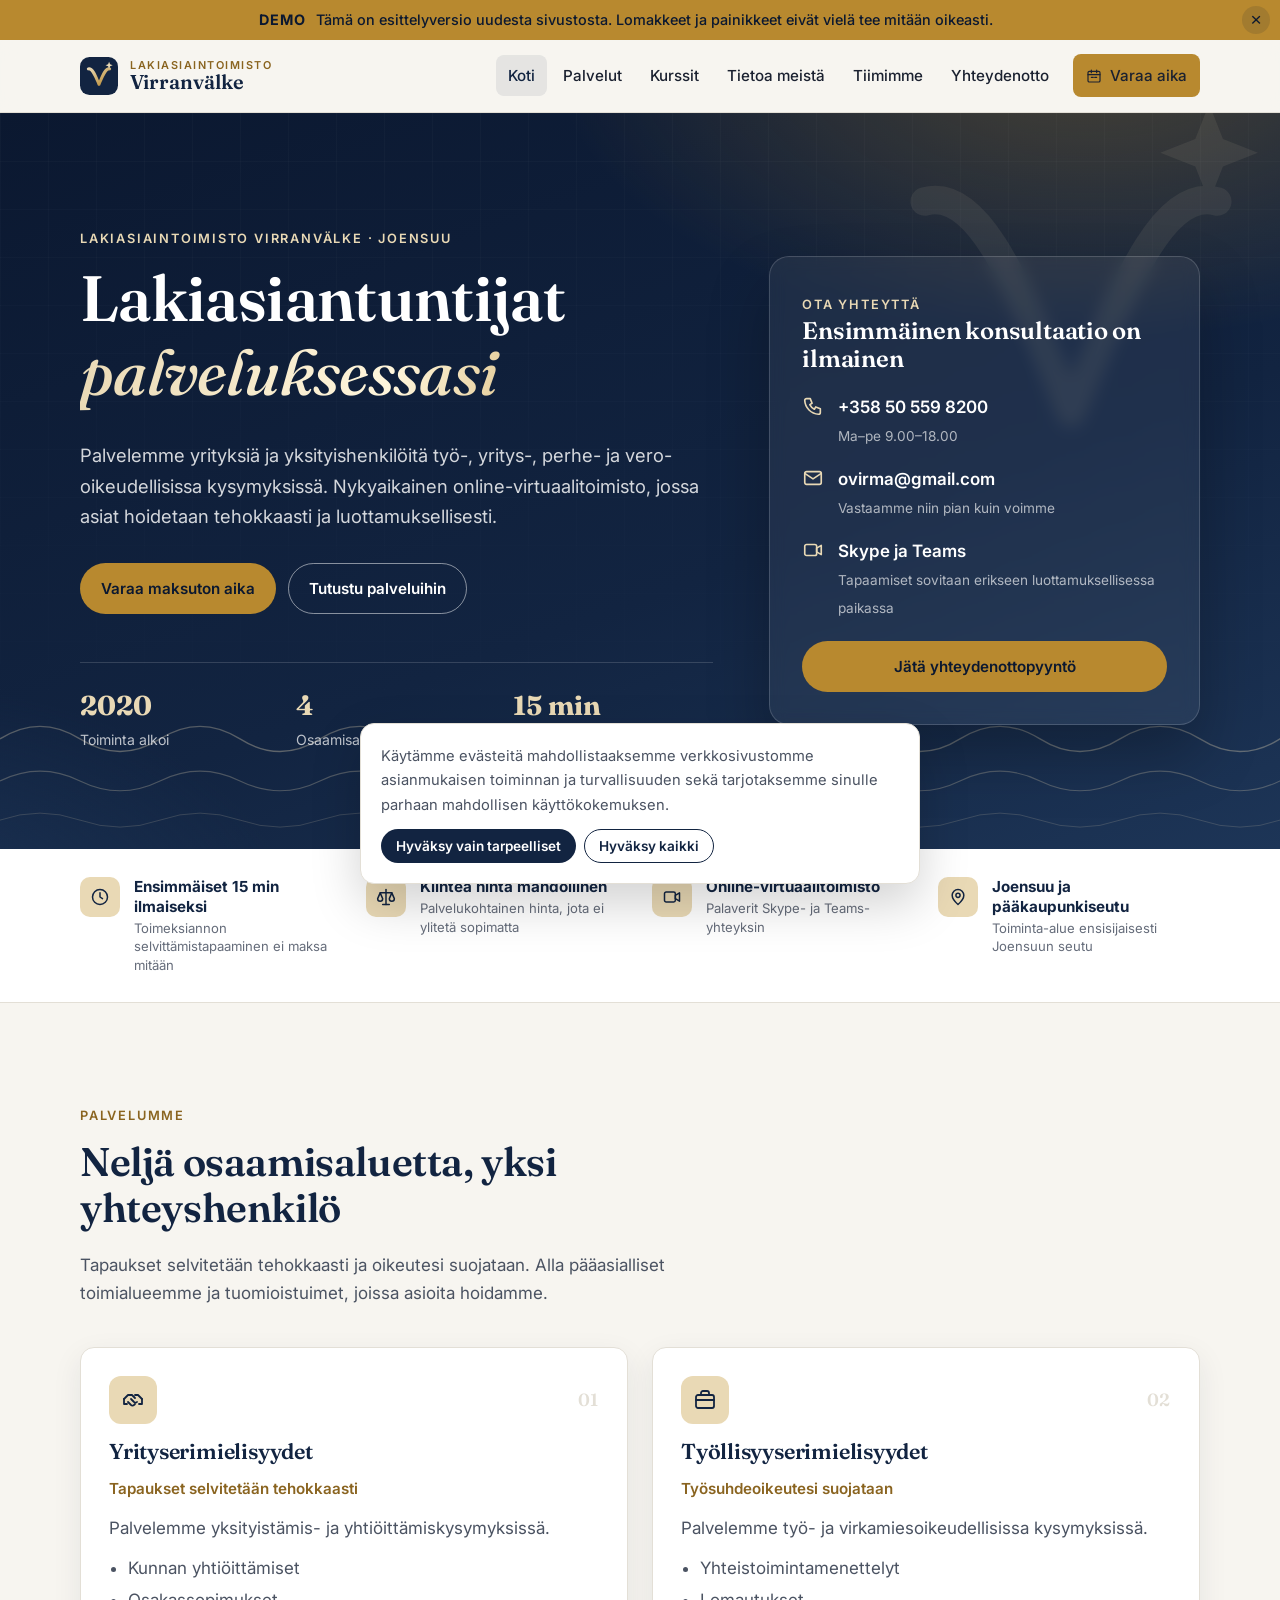
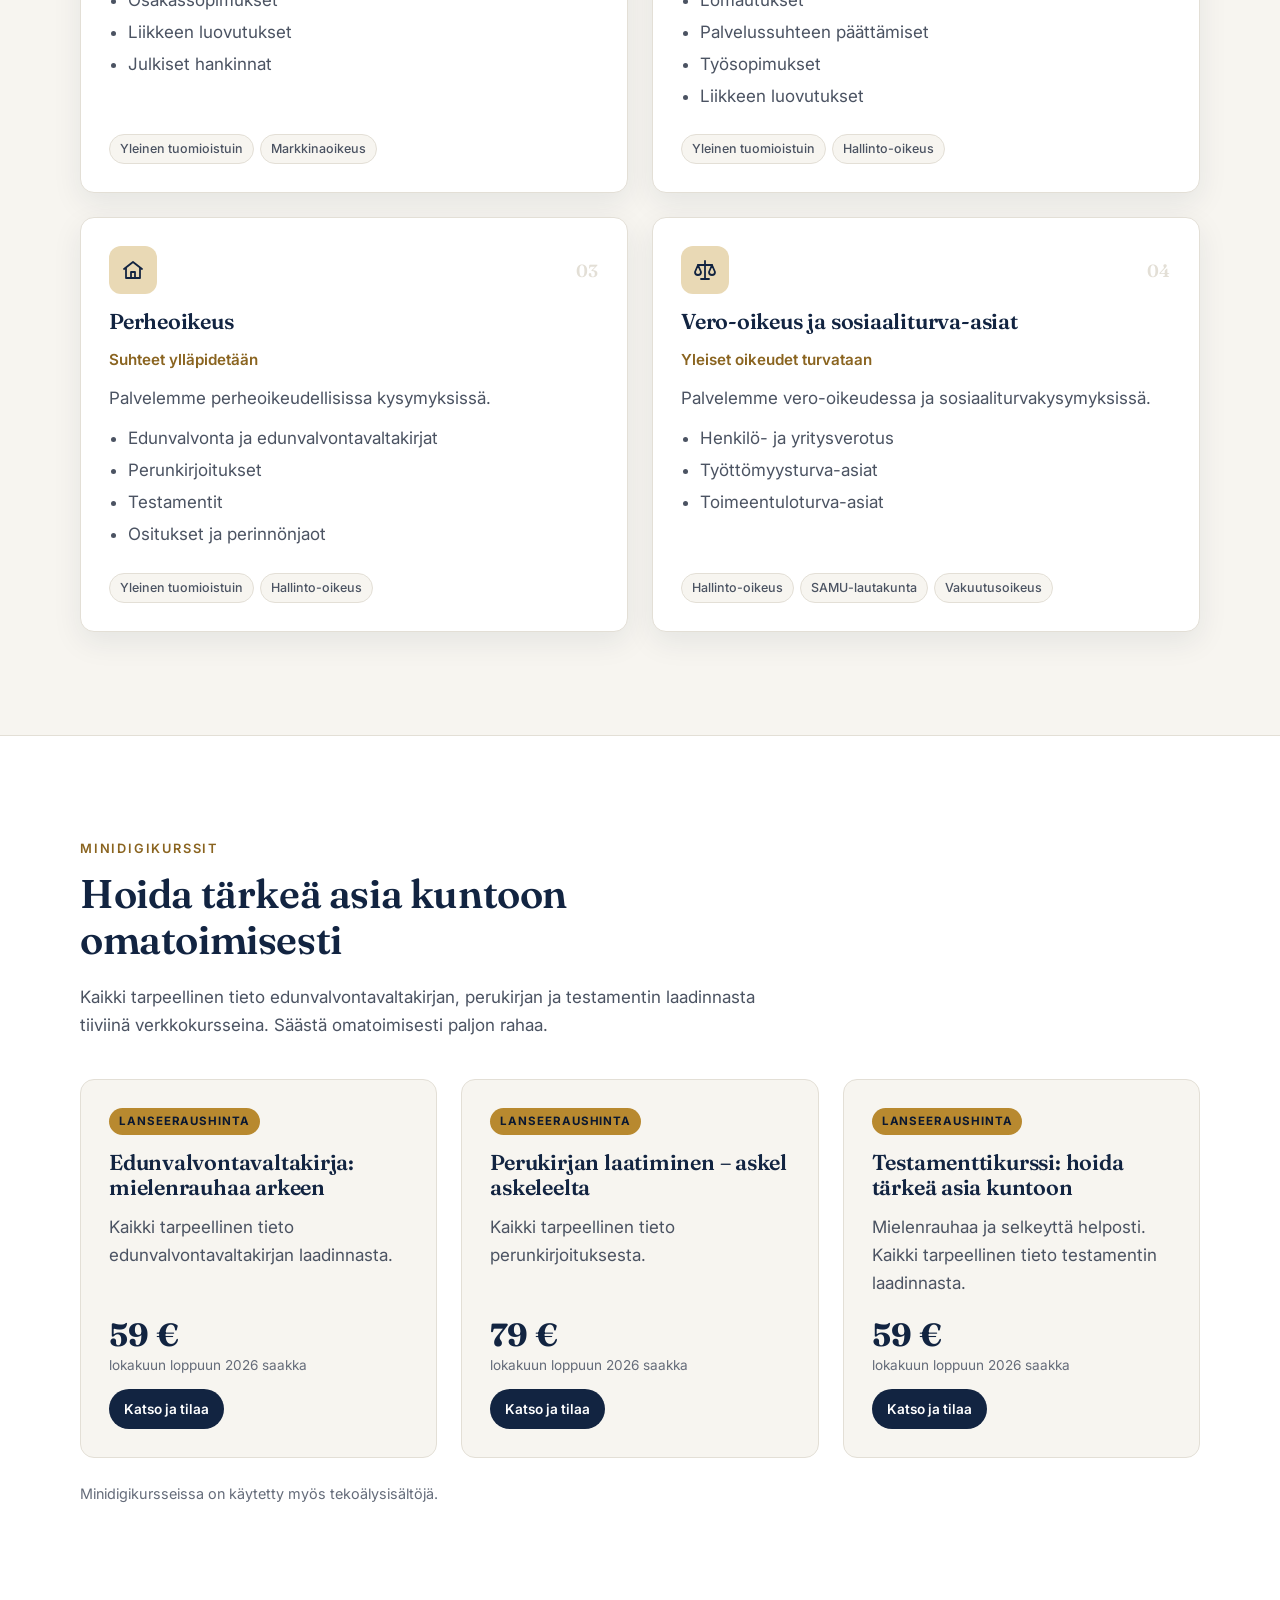
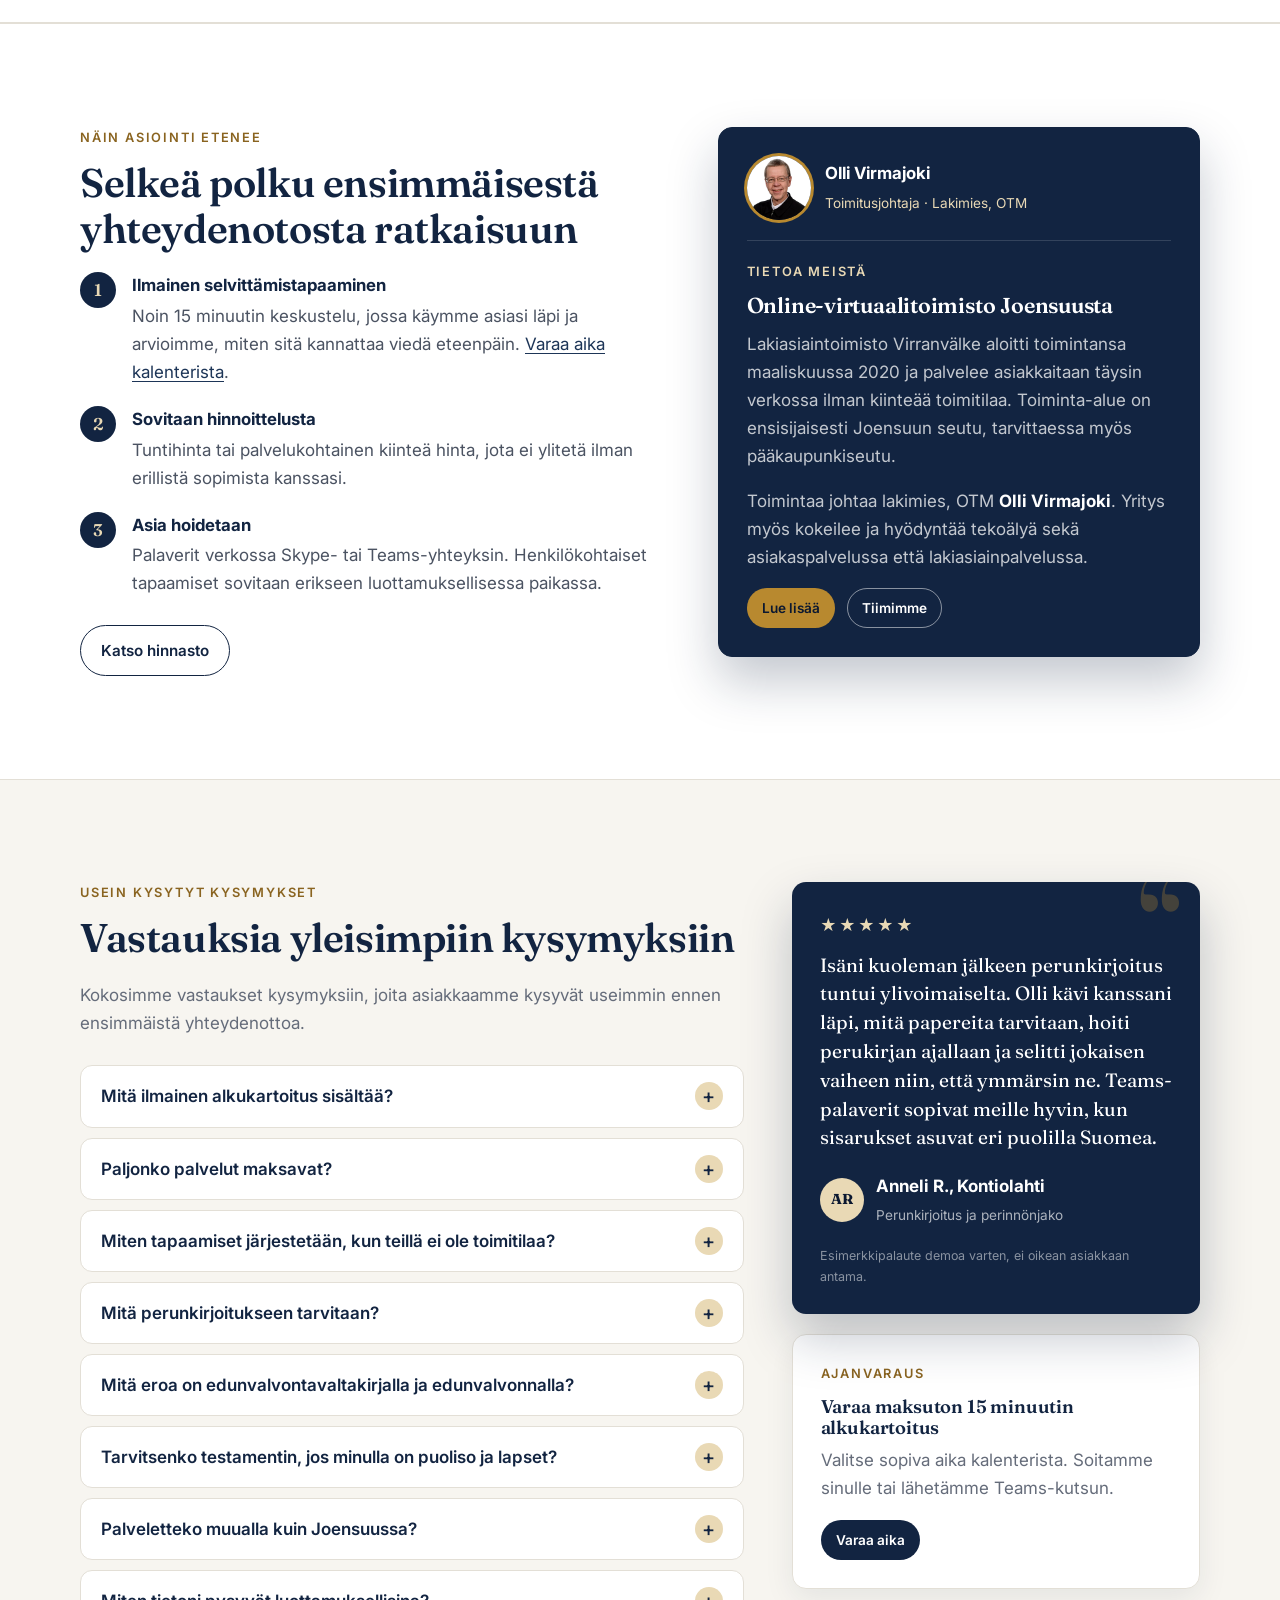
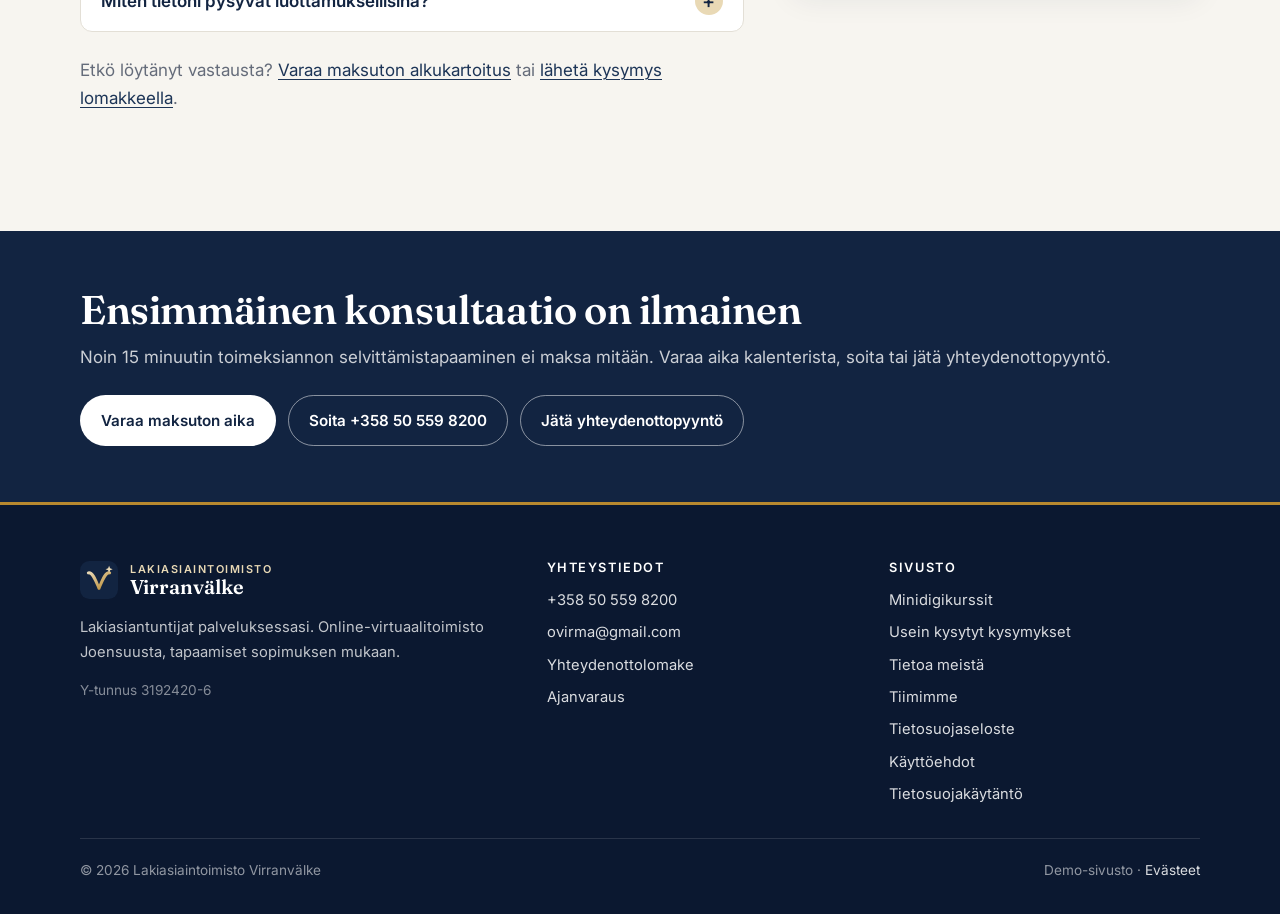
<file: index.html>
<!DOCTYPE html>
<html lang="fi">
<head>
<meta charset="utf-8">
<meta name="viewport" content="width=device-width, initial-scale=1">
<title>Lakiasiaintoimisto – Lakiasiaintoimisto Virranvälke (demo)</title>
<meta name="description" content="Lakiasiantuntijat palveluksessasi: yritys-, työ-, perhe- ja vero-oikeus sekä sosiaaliturva-asiat. Joensuu ja pääkaupunkiseutu.">
<meta name="robots" content="noindex">
<meta property="og:title" content="Lakiasiaintoimisto – Lakiasiaintoimisto Virranvälke">
<meta property="og:description" content="Lakiasiantuntijat palveluksessasi: yritys-, työ-, perhe- ja vero-oikeus sekä sosiaaliturva-asiat. Joensuu ja pääkaupunkiseutu.">
<meta property="og:type" content="website">
<meta property="og:locale" content="fi_FI">
<meta name="theme-color" content="#122441">
<link rel="preconnect" href="https://fonts.googleapis.com">
<link rel="preconnect" href="https://fonts.gstatic.com" crossorigin>
<link href="https://fonts.googleapis.com/css2?family=Fraunces:opsz,wght@9..144,500;9..144,600&family=Inter:wght@400;500;600;700&display=swap" rel="stylesheet">
<link rel="stylesheet" href="assets/style.css?v=13">
<link rel="icon" href="data:image/svg+xml,%3Csvg xmlns='http://www.w3.org/2000/svg' viewBox='0 0 64 64'%3E%3Crect width='64' height='64' rx='16' fill='%23122441'/%3E%3Cpath d='M14 20 C 21 18, 26 32, 32 46 C 38 32, 43 18, 50 20' fill='none' stroke='%23d6b86a' stroke-width='6' stroke-linecap='round' stroke-linejoin='round'/%3E%3Cpath d='M49 8 l1.7 4.3 4.3 1.7 -4.3 1.7 -1.7 4.3 -1.7 -4.3 -4.3 -1.7 4.3 -1.7z' fill='%23e9d9b5'/%3E%3C/svg%3E">
</head>
<body>
<a class="skip-link" href="#main">Siirry sisältöön</a>
<div class="demo-banner" id="demo-banner"><span><strong>Demo</strong> Tämä on esittelyversio uudesta sivustosta. Lomakkeet ja painikkeet eivät vielä tee mitään oikeasti.</span><button class="demo-close" type="button" aria-label="Sulje demo-ilmoitus" data-demo-close>&times;</button></div>
<header class="site-header">
  <div class="container">
    <a class="brand" href="index.html"><svg class="brand-mark" width="38" height="38" viewBox="0 0 64 64" aria-hidden="true"><defs><linearGradient id="vv-h" x1="0" y1="0" x2="1" y2="1"><stop offset="0" stop-color="#e9d9b5"/><stop offset="1" stop-color="#b8892f"/></linearGradient></defs><rect width="64" height="64" rx="16" fill="#122441"/><path d="M14 20 C 21 18, 26 32, 32 46 C 38 32, 43 18, 50 20" fill="none" stroke="url(#vv-h)" stroke-width="5" stroke-linecap="round" stroke-linejoin="round"/><path d="M49 8 l1.7 4.3 4.3 1.7 -4.3 1.7 -1.7 4.3 -1.7 -4.3 -4.3 -1.7 4.3 -1.7z" fill="#e9d9b5"/></svg><span class="brand-text"><small>Lakiasiaintoimisto</small><span>Virranvälke</span></span></a>
    <button class="nav-toggle" aria-label="Valikko" aria-expanded="false" aria-controls="nav">
      <svg width="22" height="22" viewBox="0 0 24 24" fill="none" stroke="currentColor" stroke-width="2" stroke-linecap="round"><path d="M4 7h16M4 12h16M4 17h16"/></svg>
    </button>
    <nav class="nav" id="nav"><a href="index.html" aria-current="page">Koti</a><a href="index.html#palvelut">Palvelut</a><a href="index.html#kurssit">Kurssit</a><a href="tietoa-meista.html">Tietoa meistä</a><a href="tiimimme.html">Tiimimme</a><a href="yhteydenotto.html">Yhteydenotto</a><a class="btn btn-gold btn-sm" href="ajanvaraus.html"><svg width="24" height="24" viewBox="0 0 24 24" fill="none" stroke="currentColor" stroke-width="1.8" stroke-linecap="round" stroke-linejoin="round"><rect x="3" y="5" width="18" height="16" rx="2"/><path d="M3 10h18"/><path d="M8 3v4"/><path d="M16 3v4"/><path d="M8 14h3"/><path d="M13 14h3"/></svg> Varaa aika</a></nav>
  </div>
</header>
<main id="main">

<section class="hero" id="hero">
<div class="hero-bg" aria-hidden="true">
  <svg class="waves" viewBox="0 0 1600 200" preserveAspectRatio="none">
    <path class="wave" d="M0 120 Q50 102 100 120 T200 120 T300 120 T400 120 T500 120 T600 120 T700 120 T800 120 T900 120 T1000 120 T1100 120 T1200 120 T1300 120 T1400 120 T1500 120 T1600 120 T1700 120 T1800 120"/>
    <path class="wave" d="M0 150 Q50 136 100 150 T200 150 T300 150 T400 150 T500 150 T600 150 T700 150 T800 150 T900 150 T1000 150 T1100 150 T1200 150 T1300 150 T1400 150 T1500 150 T1600 150 T1700 150 T1800 150"/>
    <path class="wave" d="M0 178 Q50 168 100 178 T200 178 T300 178 T400 178 T500 178 T600 178 T700 178 T800 178 T900 178 T1000 178 T1100 178 T1200 178 T1300 178 T1400 178 T1500 178 T1600 178 T1700 178 T1800 178"/>
  </svg>
  <span class="spark" style="--x:8%;--y:22%;--d:4.2s;--dl:0.0s;--s:1.0"></span>
  <span class="spark" style="--x:19%;--y:68%;--d:5.1s;--dl:1.3s;--s:0.7"></span>
  <span class="spark" style="--x:31%;--y:14%;--d:3.8s;--dl:2.1s;--s:0.8"></span>
  <span class="spark" style="--x:44%;--y:80%;--d:4.6s;--dl:0.6s;--s:1.1"></span>
  <span class="spark" style="--x:57%;--y:30%;--d:5.4s;--dl:1.8s;--s:0.6"></span>
  <span class="spark" style="--x:66%;--y:62%;--d:4.0s;--dl:2.6s;--s:0.9"></span>
  <span class="spark" style="--x:78%;--y:18%;--d:4.8s;--dl:0.9s;--s:1.2"></span>
  <span class="spark" style="--x:87%;--y:74%;--d:3.6s;--dl:1.5s;--s:0.7"></span>
  <span class="spark" style="--x:93%;--y:42%;--d:5.0s;--dl:2.9s;--s:0.9"></span>
  <span class="spark" style="--x:26%;--y:46%;--d:4.4s;--dl:3.4s;--s:0.6"></span>
  <span class="spark" style="--x:72%;--y:88%;--d:4.1s;--dl:2.3s;--s:0.8"></span>
  <span class="spark" style="--x:50%;--y:54%;--d:3.9s;--dl:0.3s;--s:0.5"></span>
</div>
  <div class="container hero-grid">
    <div class="hero-copy">
      <div class="eyebrow">Lakiasiaintoimisto Virranvälke · Joensuu</div>
      <h1>Lakiasiantuntijat <em>palveluksessasi</em></h1>
      <p class="lead">Palvelemme yrityksiä ja yksityishenkilöitä työ-, yritys-, perhe- ja vero-oikeudellisissa kysymyksissä. Nykyaikainen online-virtuaalitoimisto, jossa asiat hoidetaan tehokkaasti ja luottamuksellisesti.</p>
      <div class="hero-actions">
        <a class="btn btn-gold" href="ajanvaraus.html">Varaa maksuton aika</a>
        <a class="btn btn-outline-light" href="#palvelut">Tutustu palveluihin</a>
      </div>
      <div class="hero-facts">
        <div class="fact"><strong data-count="2020" data-from="1980">2020</strong><span>Toiminta alkoi</span></div>
        <div class="fact"><strong data-count="4">4</strong><span>Osaamisaluetta</span></div>
        <div class="fact"><strong data-count="15" data-suffix=" min">15 min</strong><span>Ilmainen aloitustapaaminen</span></div>
      </div>
    </div>
    <aside class="hero-card">
      <div class="hero-card-head">
        <span class="eyebrow">Ota yhteyttä</span>
        <h3>Ensimmäinen konsultaatio on ilmainen</h3>
      </div>
      <ul class="hero-card-list">
        <li><svg width="24" height="24" viewBox="0 0 24 24" fill="none" stroke="currentColor" stroke-width="1.8" stroke-linecap="round" stroke-linejoin="round"><path d="M5 4h4l2 5-2.5 1.5a11 11 0 0 0 5 5L15 13l5 2v4a2 2 0 0 1-2 2A16 16 0 0 1 3 6a2 2 0 0 1 2-2"/></svg><div><strong><a href="tel:+358505598200">+358 50 559 8200</a></strong><span>Ma–pe 9.00–18.00</span></div></li>
        <li><svg width="24" height="24" viewBox="0 0 24 24" fill="none" stroke="currentColor" stroke-width="1.8" stroke-linecap="round" stroke-linejoin="round"><rect x="3" y="5" width="18" height="14" rx="2"/><path d="M3 7l9 6 9-6"/></svg><div><strong><a href="mailto:ovirma@gmail.com">ovirma@gmail.com</a></strong><span>Vastaamme niin pian kuin voimme</span></div></li>
        <li><svg width="24" height="24" viewBox="0 0 24 24" fill="none" stroke="currentColor" stroke-width="1.8" stroke-linecap="round" stroke-linejoin="round"><rect x="3" y="6" width="13" height="12" rx="2"/><path d="M16 10l5-3v10l-5-3z"/></svg><div><strong>Skype ja Teams</strong><span>Tapaamiset sovitaan erikseen luottamuksellisessa paikassa</span></div></li>
      </ul>
      <a class="btn btn-primary" href="yhteydenotto.html">Jätä yhteydenottopyyntö</a>
    </aside>
  </div>
</section>
<section class="trust" aria-label="Lyhyesti">
  <div class="container trust-grid">
    <div class="trust-item"><span class="trust-icon"><svg width="24" height="24" viewBox="0 0 24 24" fill="none" stroke="currentColor" stroke-width="1.8" stroke-linecap="round" stroke-linejoin="round"><circle cx="12" cy="12" r="9"/><path d="M12 7v5l3 2"/></svg></span><div><strong>Ensimmäiset 15 min ilmaiseksi</strong><span>Toimeksiannon selvittämistapaaminen ei maksa mitään</span></div></div>
    <div class="trust-item"><span class="trust-icon"><svg width="24" height="24" viewBox="0 0 24 24" fill="none" stroke="currentColor" stroke-width="1.8" stroke-linecap="round" stroke-linejoin="round"><path d="M12 3v18"/><path d="M5 7h14"/><path d="M8 21h8"/><path d="M5 7l-3 7a3 3 0 0 0 6 0z"/><path d="M19 7l-3 7a3 3 0 0 0 6 0z"/></svg></span><div><strong>Kiinteä hinta mahdollinen</strong><span>Palvelukohtainen hinta, jota ei ylitetä sopimatta</span></div></div>
    <div class="trust-item"><span class="trust-icon"><svg width="24" height="24" viewBox="0 0 24 24" fill="none" stroke="currentColor" stroke-width="1.8" stroke-linecap="round" stroke-linejoin="round"><rect x="3" y="6" width="13" height="12" rx="2"/><path d="M16 10l5-3v10l-5-3z"/></svg></span><div><strong>Online-virtuaalitoimisto</strong><span>Palaverit Skype- ja Teams-yhteyksin</span></div></div>
    <div class="trust-item"><span class="trust-icon"><svg width="24" height="24" viewBox="0 0 24 24" fill="none" stroke="currentColor" stroke-width="1.8" stroke-linecap="round" stroke-linejoin="round"><path d="M12 21s7-6 7-11a7 7 0 0 0-14 0c0 5 7 11 7 11z"/><circle cx="12" cy="10" r="2.5"/></svg></span><div><strong>Joensuu ja pääkaupunkiseutu</strong><span>Toiminta-alue ensisijaisesti Joensuun seutu</span></div></div>
  </div>
</section>

<section class="section" id="palvelut">
  <div class="container">
    <div class="section-head">
      <div class="eyebrow">Palvelumme</div>
      <h2>Neljä osaamisaluetta, yksi yhteyshenkilö</h2>
      <p>Tapaukset selvitetään tehokkaasti ja oikeutesi suojataan. Alla pääasialliset toimialueemme ja tuomioistuimet, joissa asioita hoidamme.</p>
    </div>
    <div class="grid grid-2">
<article class="card service reveal">
  <div class="card-top"><div class="icon"><svg width="24" height="24" viewBox="0 0 24 24" fill="none" stroke="currentColor" stroke-width="1.8" stroke-linecap="round" stroke-linejoin="round"><path d="M3 11l4-4h4l3 3"/><path d="M21 11l-4-4h-3"/><path d="M7 14l3 3a2 2 0 0 0 3 0l1-1"/><path d="M10 11l3 3a2 2 0 0 0 3 0"/><path d="M3 11v5h3"/><path d="M21 11v5h-3"/></svg></div><span class="card-num">01</span></div>
  <h3>Yrityserimielisyydet</h3>
  <p class="tagline">Tapaukset selvitetään tehokkaasti</p>
  <p>Palvelemme yksityistämis- ja yhtiöittämiskysymyksissä.</p>
  <ul><li>Kunnan yhtiöittämiset</li><li>Osakassopimukset</li><li>Liikkeen luovutukset</li><li>Julkiset hankinnat</li></ul>
  <div class="tags"><span class="tag">Yleinen tuomioistuin</span><span class="tag">Markkinaoikeus</span></div>
</article><article class="card service reveal">
  <div class="card-top"><div class="icon"><svg width="24" height="24" viewBox="0 0 24 24" fill="none" stroke="currentColor" stroke-width="1.8" stroke-linecap="round" stroke-linejoin="round"><rect x="3" y="7" width="18" height="13" rx="2"/><path d="M8 7V5a2 2 0 0 1 2-2h4a2 2 0 0 1 2 2v2"/><path d="M3 12h18"/></svg></div><span class="card-num">02</span></div>
  <h3>Työllisyyserimielisyydet</h3>
  <p class="tagline">Työsuhdeoikeutesi suojataan</p>
  <p>Palvelemme työ- ja virkamiesoikeudellisissa kysymyksissä.</p>
  <ul><li>Yhteistoimintamenettelyt</li><li>Lomautukset</li><li>Palvelussuhteen päättämiset</li><li>Työsopimukset</li><li>Liikkeen luovutukset</li></ul>
  <div class="tags"><span class="tag">Yleinen tuomioistuin</span><span class="tag">Hallinto-oikeus</span></div>
</article><article class="card service reveal">
  <div class="card-top"><div class="icon"><svg width="24" height="24" viewBox="0 0 24 24" fill="none" stroke="currentColor" stroke-width="1.8" stroke-linecap="round" stroke-linejoin="round"><path d="M3 11l9-7 9 7"/><path d="M5 10v10h14V10"/><path d="M10 20v-6h4v6"/></svg></div><span class="card-num">03</span></div>
  <h3>Perheoikeus</h3>
  <p class="tagline">Suhteet ylläpidetään</p>
  <p>Palvelemme perheoikeudellisissa kysymyksissä.</p>
  <ul><li>Edunvalvonta ja edunvalvontavaltakirjat</li><li>Perunkirjoitukset</li><li>Testamentit</li><li>Ositukset ja perinnönjaot</li></ul>
  <div class="tags"><span class="tag">Yleinen tuomioistuin</span><span class="tag">Hallinto-oikeus</span></div>
</article><article class="card service reveal">
  <div class="card-top"><div class="icon"><svg width="24" height="24" viewBox="0 0 24 24" fill="none" stroke="currentColor" stroke-width="1.8" stroke-linecap="round" stroke-linejoin="round"><path d="M12 3v18"/><path d="M5 7h14"/><path d="M8 21h8"/><path d="M5 7l-3 7a3 3 0 0 0 6 0z"/><path d="M19 7l-3 7a3 3 0 0 0 6 0z"/></svg></div><span class="card-num">04</span></div>
  <h3>Vero-oikeus ja sosiaaliturva-asiat</h3>
  <p class="tagline">Yleiset oikeudet turvataan</p>
  <p>Palvelemme vero-oikeudessa ja sosiaaliturvakysymyksissä.</p>
  <ul><li>Henkilö- ja yritysverotus</li><li>Työttömyysturva-asiat</li><li>Toimeentuloturva-asiat</li></ul>
  <div class="tags"><span class="tag">Hallinto-oikeus</span><span class="tag">SAMU-lautakunta</span><span class="tag">Vakuutusoikeus</span></div>
</article>
    </div>
  </div>
</section>

<section class="section courses" id="kurssit">
  <div class="container">
    <div class="section-head">
      <div class="eyebrow">Minidigikurssit</div>
      <h2>Hoida tärkeä asia kuntoon omatoimisesti</h2>
      <p>Kaikki tarpeellinen tieto edunvalvontavaltakirjan, perukirjan ja testamentin laadinnasta tiiviinä verkkokursseina. Säästä omatoimisesti paljon rahaa.</p>
    </div>
    <div class="grid grid-3">
<article class="card course reveal">
  <span class="badge">Lanseeraushinta</span>
  <h3>Edunvalvontavaltakirja: mielenrauhaa arkeen</h3>
  <p>Kaikki tarpeellinen tieto edunvalvontavaltakirjan laadinnasta.</p>
  <div class="price"><strong>59 €</strong><span>lokakuun loppuun 2026 saakka</span></div>
  <a class="btn btn-primary btn-sm" href="kurssi-edunvalvontavaltakirja.html">Katso ja tilaa</a>
</article><article class="card course reveal">
  <span class="badge">Lanseeraushinta</span>
  <h3>Perukirjan laatiminen – askel askeleelta</h3>
  <p>Kaikki tarpeellinen tieto perunkirjoituksesta.</p>
  <div class="price"><strong>79 €</strong><span>lokakuun loppuun 2026 saakka</span></div>
  <a class="btn btn-primary btn-sm" href="kurssi-perukirja.html">Katso ja tilaa</a>
</article><article class="card course reveal">
  <span class="badge">Lanseeraushinta</span>
  <h3>Testamenttikurssi: hoida tärkeä asia kuntoon</h3>
  <p>Mielenrauhaa ja selkeyttä helposti. Kaikki tarpeellinen tieto testamentin laadinnasta.</p>
  <div class="price"><strong>59 €</strong><span>lokakuun loppuun 2026 saakka</span></div>
  <a class="btn btn-primary btn-sm" href="kurssi-testamentti.html">Katso ja tilaa</a>
</article>
    </div>
    <p class="note">Minidigikursseissa on käytetty myös tekoälysisältöjä.</p>
  </div>
</section>

<section class="section process">
  <div class="container split">
    <div class="prose reveal">
      <div class="eyebrow">Näin asiointi etenee</div>
      <h2>Selkeä polku ensimmäisestä yhteydenotosta ratkaisuun</h2>
      <ol class="steps">
        <li><span class="step-num">1</span><div><strong>Ilmainen selvittämistapaaminen</strong><p>Noin 15 minuutin keskustelu, jossa käymme asiasi läpi ja arvioimme, miten sitä kannattaa viedä eteenpäin. <a href="ajanvaraus.html">Varaa aika kalenterista</a>.</p></div></li>
        <li><span class="step-num">2</span><div><strong>Sovitaan hinnoittelusta</strong><p>Tuntihinta tai palvelukohtainen kiinteä hinta, jota ei ylitetä ilman erillistä sopimista kanssasi.</p></div></li>
        <li><span class="step-num">3</span><div><strong>Asia hoidetaan</strong><p>Palaverit verkossa Skype- tai Teams-yhteyksin. Henkilökohtaiset tapaamiset sovitaan erikseen luottamuksellisessa paikassa.</p></div></li>
      </ol>
      <a class="btn btn-outline" href="tietoa-meista.html#hinnasto">Katso hinnasto</a>
    </div>
    <aside class="aside aside-dark reveal">
      <div class="aside-person">
        <img class="photo" src="assets/img/olli-virmajoki-400.jpg" alt="Olli Virmajoki" width="400" height="400" loading="lazy">
        <div><strong>Olli Virmajoki</strong><span>Toimitusjohtaja · Lakimies, OTM</span></div>
      </div>
      <div class="eyebrow">Tietoa meistä</div>
      <h3>Online-virtuaalitoimisto Joensuusta</h3>
      <p class="muted">Lakiasiaintoimisto Virranvälke aloitti toimintansa maaliskuussa 2020 ja palvelee asiakkaitaan täysin verkossa ilman kiinteää toimitilaa. Toiminta-alue on ensisijaisesti Joensuun seutu, tarvittaessa myös pääkaupunkiseutu.</p>
      <p class="muted">Toimintaa johtaa lakimies, OTM <strong>Olli Virmajoki</strong>. Yritys myös kokeilee ja hyödyntää tekoälyä sekä asiakaspalvelussa että lakiasiainpalvelussa.</p>
      <div class="hero-actions"><a class="btn btn-gold btn-sm" href="tietoa-meista.html">Lue lisää</a><a class="btn btn-outline-light btn-sm" href="tiimimme.html">Tiimimme</a></div>
    </aside>
  </div>
</section>

<section class="section faq" id="ukk">
  <div class="container faq-layout">
    <div class="reveal">
      <div class="eyebrow">Usein kysytyt kysymykset</div>
      <h2>Vastauksia yleisimpiin kysymyksiin</h2>
      <p class="muted faq-lead">Kokosimme vastaukset kysymyksiin, joita asiakkaamme kysyvät useimmin ennen ensimmäistä yhteydenottoa.</p>
      <div class="faq-list"><details><summary>Mitä ilmainen alkukartoitus sisältää?</summary><div class="faq-body"><p>Noin 15 minuutin puhelu tai videopalaveri, jossa käymme asiasi pääkohdat läpi. Kerromme, kannattaako asiaa viedä eteenpäin, mitä se vaatisi ja mitä se arviolta maksaisi. Kartoitus ei sido sinua mihinkään.</p><p><a href="ajanvaraus.html">Varaa aika suoraan kalenterista</a>.</p></div></details><details><summary>Paljonko palvelut maksavat?</summary><div class="faq-body"><p>Hinnoittelu perustuu tuntihintaan tai etukäteen sovittuun kiinteään hintaan, jota ei ylitetä ilman erillistä sopimista kanssasi. Hintaan vaikuttaa asian laajuus. Ajantasaiset tuntihinnat löydät <a href="tietoa-meista.html#hinnasto">hinnastosta</a>, ja kustannusarvion saat maksuttomassa alkukartoituksessa.</p></div></details><details><summary>Miten tapaamiset järjestetään, kun teillä ei ole toimitilaa?</summary><div class="faq-body"><p>Toimimme täysin verkossa. Neuvottelut hoidetaan puhelimitse tai Teams- ja Skype-yhteyksin, ja asiakirjat toimitetaan sähköisesti. Jos henkilökohtainen tapaaminen on tarpeen, sovimme sen erikseen luottamukselliseen paikkaan Joensuun seudulla tai pääkaupunkiseudulla.</p></div></details><details><summary>Mitä perunkirjoitukseen tarvitaan?</summary><div class="faq-body"><p>Perunkirjoitus on toimitettava kolmen kuukauden kuluessa kuolemasta. Tavallisesti tarvitaan:</p><ul><li>vainajan katkeamaton sukuselvitys ja kuolinpesän osakkaiden virkatodistukset</li><li>pankkien saldo- ja arvotodistukset kuolinpäivältä</li><li>tiedot muusta omaisuudesta ja veloista, kuten asunnosta, autosta, lainoista ja maksamattomista laskuista</li><li>mahdollinen testamentti, avioehtosopimus ja aiemmin kuolleen puolison perukirja</li></ul><p>Autamme asiakirjojen kokoamisessa. Jos haluat laatia perukirjan itse, <a href="kurssi-perukirja.html">minidigikurssi</a> opastaa askel askeleelta.</p></div></details><details><summary>Mitä eroa on edunvalvontavaltakirjalla ja edunvalvonnalla?</summary><div class="faq-body"><p>Edunvalvontavaltakirjalla valitset itse etukäteen henkilön, joka hoitaa asioitasi, jos et myöhemmin itse siihen kykene. Valtakirja tulee voimaan vasta, kun Digi- ja väestötietovirasto vahvistaa sen lääkärinlausunnon perusteella.</p><p>Edunvalvonta on viranomaisen tai tuomioistuimen määräämä järjestely, jossa edunvalvojaa ei välttämättä valitse itse ja jonka toimintaa valvotaan tiukemmin. Valtakirja on yleensä joustavampi ja edullisempi vaihtoehto.</p></div></details><details><summary>Tarvitsenko testamentin, jos minulla on puoliso ja lapset?</summary><div class="faq-body"><p>Ilman testamenttia omaisuus jaetaan perintökaaren mukaan. Testamentilla voit muun muassa turvata puolison asemaa laajemmin kuin laki edellyttää, määrätä että perintö ei kuulu lastesi puolisoiden avio-oikeuden piiriin ja keventää perintöverotusta esimerkiksi hallintaoikeusmääräyksellä.</p><p>Testamentti on tehtävä kirjallisesti kahden esteettömän todistajan läsnä ollessa. <a href="kurssi-testamentti.html">Testamenttikurssilla</a> voit laatia sen itse.</p></div></details><details><summary>Palveletteko muualla kuin Joensuussa?</summary><div class="faq-body"><p>Kyllä. Koska toimimme verkossa, voimme palvella asiakkaita koko Suomessa. Toiminta-alueemme on ensisijaisesti Joensuun seutu ja tarvittaessa pääkaupunkiseutu, mutta etäyhteydet tekevät sijainnista toissijaisen.</p></div></details><details><summary>Miten tietoni pysyvät luottamuksellisina?</summary><div class="faq-body"><p>Lakimiestä sitoo salassapitovelvollisuus. Asiakirjat käsitellään suojatuissa yhteyksissä, ja henkilötietoja käsitellään <a href="tietosuojaseloste.html">tietosuojaselosteen</a> mukaisesti.</p></div></details></div>
      <p class="muted">Etkö löytänyt vastausta? <a href="ajanvaraus.html">Varaa maksuton alkukartoitus</a> tai <a href="yhteydenotto.html">lähetä kysymys lomakkeella</a>.</p>
    </div>
    <div class="faq-aside">
      <figure class="testimonial reveal">
        <div class="stars" aria-label="Arvosana 5/5">★★★★★</div>
        <blockquote>Isäni kuoleman jälkeen perunkirjoitus tuntui ylivoimaiselta. Olli kävi kanssani läpi, mitä papereita tarvitaan, hoiti perukirjan ajallaan ja selitti jokaisen vaiheen niin, että ymmärsin ne. Teams-palaverit sopivat meille hyvin, kun sisarukset asuvat eri puolilla Suomea.</blockquote>
        <figcaption><span class="avatar" aria-hidden="true">AR</span><div><strong>Anneli R., Kontiolahti</strong><span>Perunkirjoitus ja perinnönjako</span></div></figcaption>
        <p class="demo-tag">Esimerkkipalaute demoa varten, ei oikean asiakkaan antama.</p>
      </figure>
      <aside class="aside reveal">
        <div class="eyebrow">Ajanvaraus</div>
        <h3>Varaa maksuton 15 minuutin alkukartoitus</h3>
        <p class="muted">Valitse sopiva aika kalenterista. Soitamme sinulle tai lähetämme Teams-kutsun.</p>
        <a class="btn btn-primary btn-sm" href="ajanvaraus.html">Varaa aika</a>
      </aside>
    </div>
  </div>
</section>
<section class="cta">
  <div class="container">
    <div>
      <h2>Ensimmäinen konsultaatio on ilmainen</h2>
      <p>Noin 15 minuutin toimeksiannon selvittämistapaaminen ei maksa mitään. Varaa aika kalenterista, soita tai jätä yhteydenottopyyntö.</p>
    </div>
    <div class="hero-actions">
      <a class="btn btn-light" href="ajanvaraus.html">Varaa maksuton aika</a>
      <a class="btn btn-outline-light" href="tel:+358505598200">Soita +358 50 559 8200</a>
      <a class="btn btn-outline-light" href="yhteydenotto.html">Jätä yhteydenottopyyntö</a>
    </div>
  </div>
</section>
</main>
<footer class="site-footer">
  <div class="container">
    <div class="footer-grid">
      <div>
        <a class="brand brand-footer" href="index.html"><svg class="brand-mark" width="38" height="38" viewBox="0 0 64 64" aria-hidden="true"><defs><linearGradient id="vv-f" x1="0" y1="0" x2="1" y2="1"><stop offset="0" stop-color="#e9d9b5"/><stop offset="1" stop-color="#b8892f"/></linearGradient></defs><rect width="64" height="64" rx="16" fill="#122441"/><path d="M14 20 C 21 18, 26 32, 32 46 C 38 32, 43 18, 50 20" fill="none" stroke="url(#vv-f)" stroke-width="5" stroke-linecap="round" stroke-linejoin="round"/><path d="M49 8 l1.7 4.3 4.3 1.7 -4.3 1.7 -1.7 4.3 -1.7 -4.3 -4.3 -1.7 4.3 -1.7z" fill="#e9d9b5"/></svg><span class="brand-text"><small>Lakiasiaintoimisto</small><span>Virranvälke</span></span></a>
        <p>Lakiasiantuntijat palveluksessasi. Online-virtuaalitoimisto Joensuusta, tapaamiset sopimuksen mukaan.</p>
        <p class="footer-meta">Y-tunnus 3192420-6</p>
      </div>
      <div>
        <h4>Yhteystiedot</h4>
        <ul>
          <li><a href="tel:+358505598200">+358 50 559 8200</a></li>
          <li><a href="mailto:ovirma@gmail.com">ovirma@gmail.com</a></li>
          <li><a href="yhteydenotto.html">Yhteydenottolomake</a></li>
          <li><a href="ajanvaraus.html">Ajanvaraus</a></li>
        </ul>
      </div>
      <div>
        <h4>Sivusto</h4>
        <ul>
          <li><a href="index.html#kurssit">Minidigikurssit</a></li>
          <li><a href="index.html#ukk">Usein kysytyt kysymykset</a></li>
          <li><a href="tietoa-meista.html">Tietoa meistä</a></li>
          <li><a href="tiimimme.html">Tiimimme</a></li>
          <li><a href="tietosuojaseloste.html">Tietosuojaseloste</a></li>
          <li><a href="kayttoehdot.html">Käyttöehdot</a></li>
          <li><a href="tietosuojakaytanto.html">Tietosuojakäytäntö</a></li>
        </ul>
      </div>
    </div>
    <div class="footer-bottom">
      <span>© 2026 Lakiasiaintoimisto Virranvälke</span>
      <span>Demo-sivusto · <a href="#" data-cookie-open>Evästeet</a></span>
    </div>
  </div>
</footer>

<div class="cookie" id="cookie" role="dialog" aria-label="Evästeet">
  <p>Käytämme evästeitä mahdollistaaksemme verkkosivustomme asianmukaisen toiminnan ja turvallisuuden sekä tarjotaksemme sinulle parhaan mahdollisen käyttökokemuksen.</p>
  <div class="cookie-actions">
    <button class="btn btn-primary btn-sm" data-cookie="necessary">Hyväksy vain tarpeelliset</button>
    <button class="btn btn-outline btn-sm" data-cookie="all">Hyväksy kaikki</button>
  </div>
</div>
<div class="toast" id="toast" role="status" aria-live="polite"></div>
<script src="assets/main.js?v=7"></script>
</body>
</html>
</file>
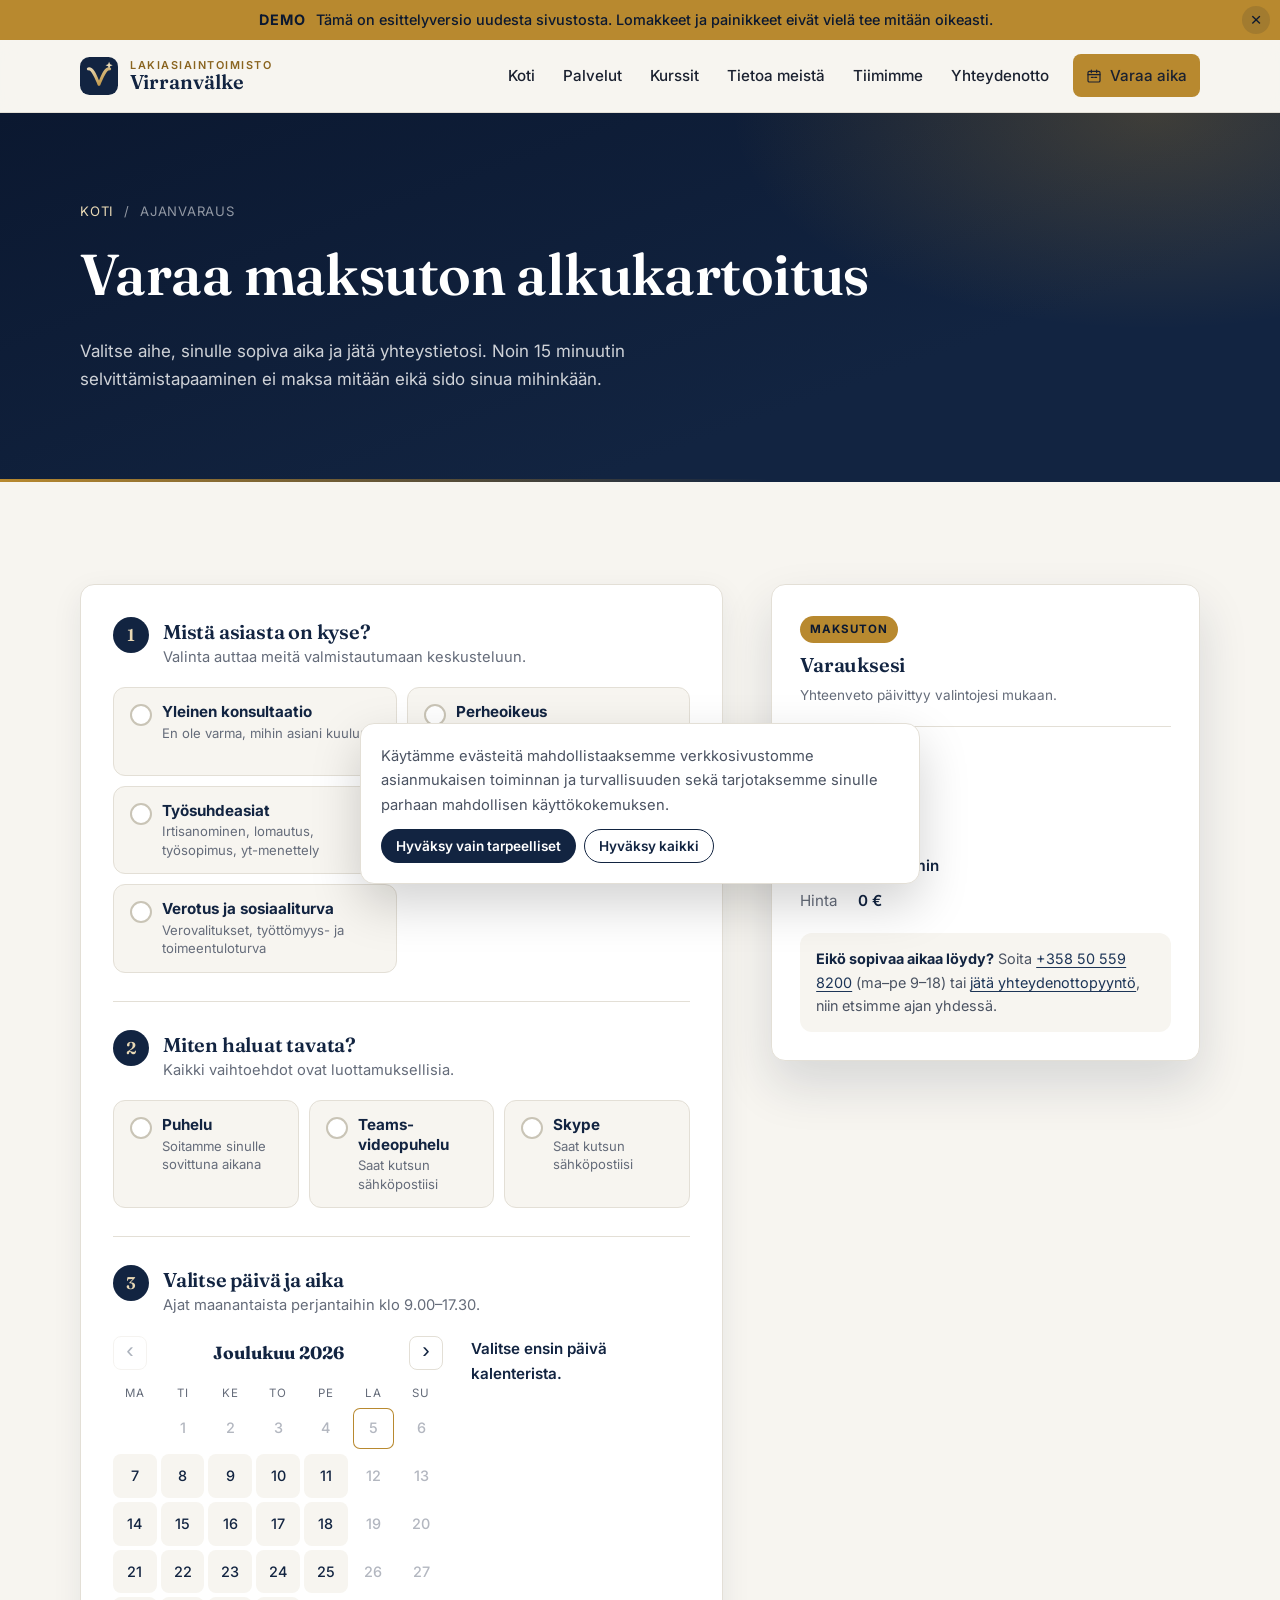
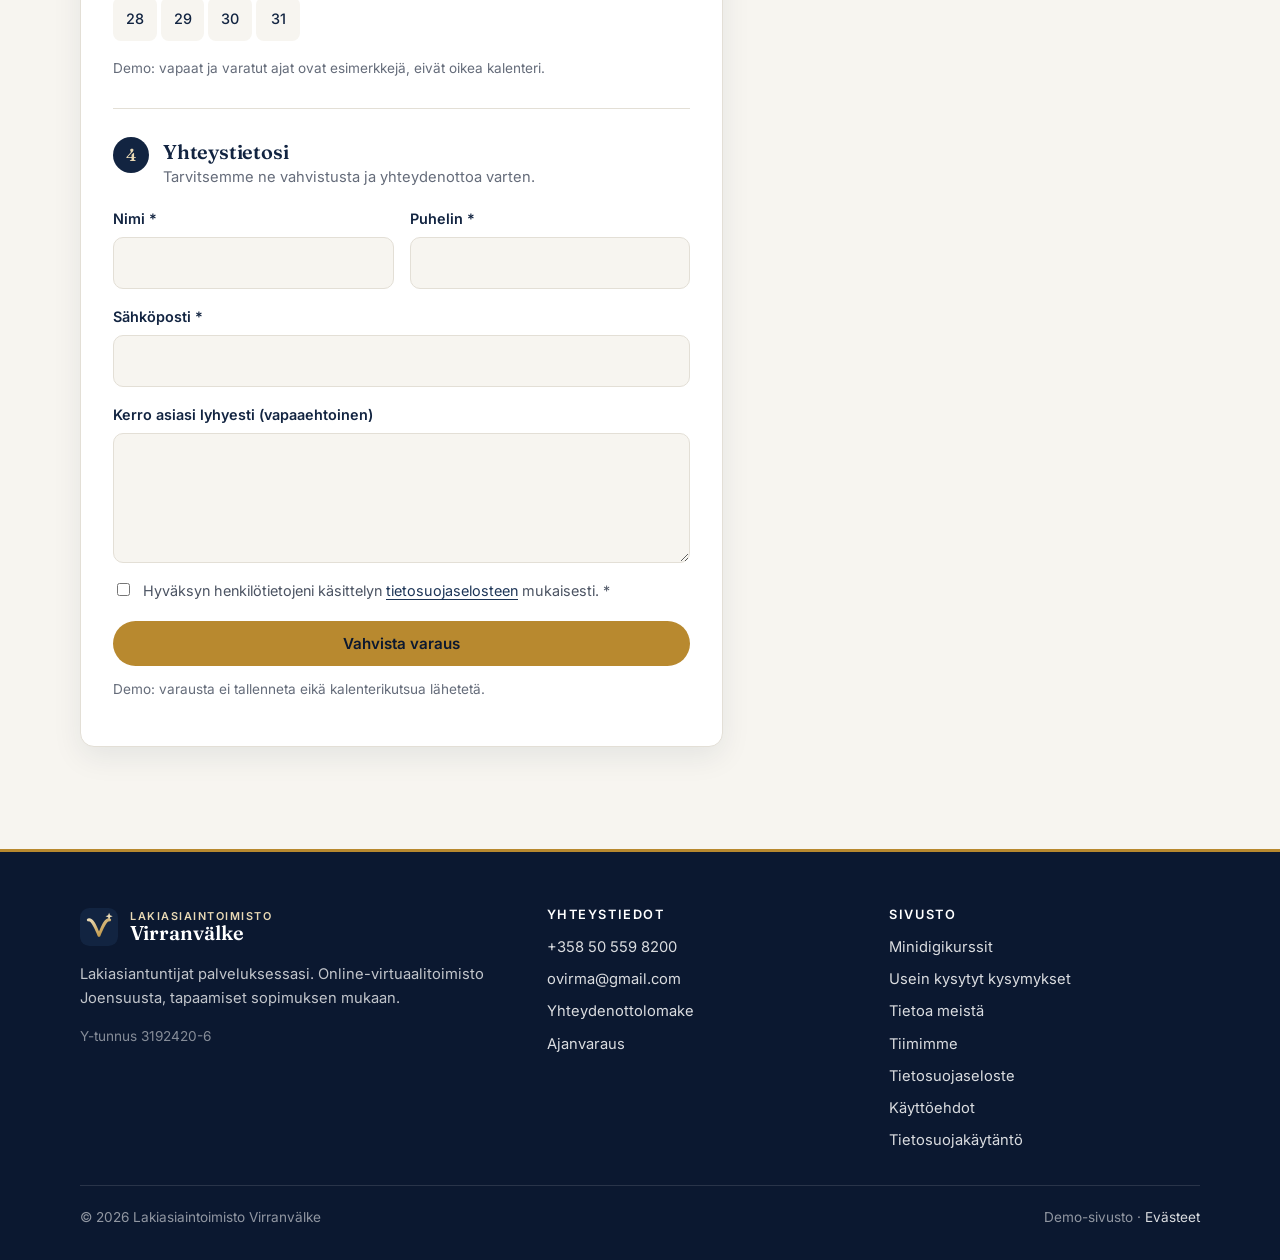
<file: ajanvaraus.html>
<!DOCTYPE html>
<html lang="fi">
<head>
<meta charset="utf-8">
<meta name="viewport" content="width=device-width, initial-scale=1">
<title>Ajanvaraus – Lakiasiaintoimisto Virranvälke (demo)</title>
<meta name="description" content="Varaa maksuton 15 minuutin alkukartoitus Lakiasiaintoimisto Virranvälkkeen kalenterista. Puhelu, Teams tai Skype.">
<meta name="robots" content="noindex">
<meta property="og:title" content="Ajanvaraus – Lakiasiaintoimisto Virranvälke">
<meta property="og:description" content="Varaa maksuton 15 minuutin alkukartoitus Lakiasiaintoimisto Virranvälkkeen kalenterista. Puhelu, Teams tai Skype.">
<meta property="og:type" content="website">
<meta property="og:locale" content="fi_FI">
<meta name="theme-color" content="#122441">
<link rel="preconnect" href="https://fonts.googleapis.com">
<link rel="preconnect" href="https://fonts.gstatic.com" crossorigin>
<link href="https://fonts.googleapis.com/css2?family=Fraunces:opsz,wght@9..144,500;9..144,600&family=Inter:wght@400;500;600;700&display=swap" rel="stylesheet">
<link rel="stylesheet" href="assets/style.css?v=13">
<link rel="icon" href="data:image/svg+xml,%3Csvg xmlns='http://www.w3.org/2000/svg' viewBox='0 0 64 64'%3E%3Crect width='64' height='64' rx='16' fill='%23122441'/%3E%3Cpath d='M14 20 C 21 18, 26 32, 32 46 C 38 32, 43 18, 50 20' fill='none' stroke='%23d6b86a' stroke-width='6' stroke-linecap='round' stroke-linejoin='round'/%3E%3Cpath d='M49 8 l1.7 4.3 4.3 1.7 -4.3 1.7 -1.7 4.3 -1.7 -4.3 -4.3 -1.7 4.3 -1.7z' fill='%23e9d9b5'/%3E%3C/svg%3E">
</head>
<body>
<a class="skip-link" href="#main">Siirry sisältöön</a>
<div class="demo-banner" id="demo-banner"><span><strong>Demo</strong> Tämä on esittelyversio uudesta sivustosta. Lomakkeet ja painikkeet eivät vielä tee mitään oikeasti.</span><button class="demo-close" type="button" aria-label="Sulje demo-ilmoitus" data-demo-close>&times;</button></div>
<header class="site-header">
  <div class="container">
    <a class="brand" href="index.html"><svg class="brand-mark" width="38" height="38" viewBox="0 0 64 64" aria-hidden="true"><defs><linearGradient id="vv-h" x1="0" y1="0" x2="1" y2="1"><stop offset="0" stop-color="#e9d9b5"/><stop offset="1" stop-color="#b8892f"/></linearGradient></defs><rect width="64" height="64" rx="16" fill="#122441"/><path d="M14 20 C 21 18, 26 32, 32 46 C 38 32, 43 18, 50 20" fill="none" stroke="url(#vv-h)" stroke-width="5" stroke-linecap="round" stroke-linejoin="round"/><path d="M49 8 l1.7 4.3 4.3 1.7 -4.3 1.7 -1.7 4.3 -1.7 -4.3 -4.3 -1.7 4.3 -1.7z" fill="#e9d9b5"/></svg><span class="brand-text"><small>Lakiasiaintoimisto</small><span>Virranvälke</span></span></a>
    <button class="nav-toggle" aria-label="Valikko" aria-expanded="false" aria-controls="nav">
      <svg width="22" height="22" viewBox="0 0 24 24" fill="none" stroke="currentColor" stroke-width="2" stroke-linecap="round"><path d="M4 7h16M4 12h16M4 17h16"/></svg>
    </button>
    <nav class="nav" id="nav"><a href="index.html">Koti</a><a href="index.html#palvelut">Palvelut</a><a href="index.html#kurssit">Kurssit</a><a href="tietoa-meista.html">Tietoa meistä</a><a href="tiimimme.html">Tiimimme</a><a href="yhteydenotto.html">Yhteydenotto</a><a class="btn btn-gold btn-sm" href="ajanvaraus.html"><svg width="24" height="24" viewBox="0 0 24 24" fill="none" stroke="currentColor" stroke-width="1.8" stroke-linecap="round" stroke-linejoin="round"><rect x="3" y="5" width="18" height="16" rx="2"/><path d="M3 10h18"/><path d="M8 3v4"/><path d="M16 3v4"/><path d="M8 14h3"/><path d="M13 14h3"/></svg> Varaa aika</a></nav>
  </div>
</header>
<main id="main">
<section class="page-hero">
  <div class="container">
    <nav class="crumbs" aria-label="Murupolku"><a href="index.html">Koti</a><span>/</span><span>Ajanvaraus</span></nav>
    <h1>Varaa maksuton alkukartoitus</h1>
    <p>Valitse aihe, sinulle sopiva aika ja jätä yhteystietosi. Noin 15 minuutin selvittämistapaaminen ei maksa mitään eikä sido sinua mihinkään.</p>
  </div>
</section>

<section class="section">
  <div class="container booking-layout">
    <div>
      <form class="booking" id="booking-form" novalidate>
        <div class="bk-step">
          <div class="bk-step-head"><span class="step-num">1</span><div><h2>Mistä asiasta on kyse?</h2><p>Valinta auttaa meitä valmistautumaan keskusteluun.</p></div></div>
          <div class="choices"><label class="choice"><input type="radio" name="topic" value="Yleinen konsultaatio" required><span><strong>Yleinen konsultaatio</strong><small>En ole varma, mihin asiani kuuluu</small></span></label><label class="choice"><input type="radio" name="topic" value="Perheoikeus" required><span><strong>Perheoikeus</strong><small>Perunkirjoitus, testamentti, edunvalvonta, ositus</small></span></label><label class="choice"><input type="radio" name="topic" value="Työsuhdeasiat" required><span><strong>Työsuhdeasiat</strong><small>Irtisanominen, lomautus, työsopimus, yt-menettely</small></span></label><label class="choice"><input type="radio" name="topic" value="Yritysasiat" required><span><strong>Yritysasiat</strong><small>Osakassopimukset, yhtiöittäminen, hankinnat</small></span></label><label class="choice"><input type="radio" name="topic" value="Verotus ja sosiaaliturva" required><span><strong>Verotus ja sosiaaliturva</strong><small>Verovalitukset, työttömyys- ja toimeentuloturva</small></span></label></div>
        </div>
        <div class="bk-step">
          <div class="bk-step-head"><span class="step-num">2</span><div><h2>Miten haluat tavata?</h2><p>Kaikki vaihtoehdot ovat luottamuksellisia.</p></div></div>
          <div class="choices choices-3"><label class="choice"><input type="radio" name="method" value="Puhelu" required><span><strong>Puhelu</strong><small>Soitamme sinulle sovittuna aikana</small></span></label><label class="choice"><input type="radio" name="method" value="Teams-videopuhelu" required><span><strong>Teams-videopuhelu</strong><small>Saat kutsun sähköpostiisi</small></span></label><label class="choice"><input type="radio" name="method" value="Skype" required><span><strong>Skype</strong><small>Saat kutsun sähköpostiisi</small></span></label></div>
        </div>
        <div class="bk-step">
          <div class="bk-step-head"><span class="step-num">3</span><div><h2>Valitse päivä ja aika</h2><p>Ajat maanantaista perjantaihin klo 9.00–17.30.</p></div></div>
          <div class="cal-wrap">
            <div class="cal">
              <div class="cal-head">
                <button type="button" class="cal-nav" data-cal="-1" aria-label="Edellinen kuukausi">&lsaquo;</button>
                <strong id="cal-title" aria-live="polite"></strong>
                <button type="button" class="cal-nav" data-cal="1" aria-label="Seuraava kuukausi">&rsaquo;</button>
              </div>
              <div class="cal-week" aria-hidden="true"><span>ma</span><span>ti</span><span>ke</span><span>to</span><span>pe</span><span>la</span><span>su</span></div>
              <div class="cal-grid" id="cal-grid"></div>
            </div>
            <div class="slots-wrap">
              <p class="slots-title" id="slots-title">Valitse ensin päivä kalenterista.</p>
              <div class="slots" id="slots" aria-live="polite"></div>
            </div>
          </div>
          <p class="bk-note">Demo: vapaat ja varatut ajat ovat esimerkkejä, eivät oikea kalenteri.</p>
        </div>
        <div class="bk-step">
          <div class="bk-step-head"><span class="step-num">4</span><div><h2>Yhteystietosi</h2><p>Tarvitsemme ne vahvistusta ja yhteydenottoa varten.</p></div></div>
          <div class="fields-2">
            <div class="field"><label for="b-name">Nimi *</label><input id="b-name" name="name" type="text" required autocomplete="name"></div>
            <div class="field"><label for="b-phone">Puhelin *</label><input id="b-phone" name="phone" type="tel" required autocomplete="tel"></div>
          </div>
          <div class="field"><label for="b-email">Sähköposti *</label><input id="b-email" name="email" type="email" required autocomplete="email"></div>
          <div class="field"><label for="b-msg">Kerro asiasi lyhyesti (vapaaehtoinen)</label><textarea id="b-msg" name="message" rows="3"></textarea></div>
          <label class="check"><input type="checkbox" required><span>Hyväksyn henkilötietojeni käsittelyn <a href="tietosuojaseloste.html">tietosuojaselosteen</a> mukaisesti. *</span></label>
          <p class="bk-error" id="bk-error" role="alert" hidden></p>
          <button class="btn btn-gold" type="submit">Vahvista varaus</button>
          <p class="form-demo">Demo: varausta ei tallenneta eikä kalenterikutsua lähetetä.</p>
        </div>
      </form>
      <div class="booking booking-done" id="booking-done" hidden>
        <span class="inc-icon"><svg width="24" height="24" viewBox="0 0 24 24" fill="none" stroke="currentColor" stroke-width="1.8" stroke-linecap="round" stroke-linejoin="round"><rect x="4" y="4" width="16" height="16" rx="3"/><path d="M8 12l3 3 5-6"/></svg></span>
        <h2>Aika varattu! (demo)</h2>
        <p>Olemme varanneet sinulle ajan <strong id="done-time"></strong>. Oikeassa versiossa saisit vahvistuksen ja kalenterikutsun sähköpostiisi osoitteeseen <strong id="done-email"></strong>.</p>
        <p class="muted">Tämä on esittelyversio: mitään ei tallennettu eikä lähetetty.</p>
        <button class="btn btn-outline btn-sm" type="button" data-booking-reset>Varaa toinen aika</button>
      </div>
    </div>
    <aside class="order-card reveal bk-summary">
      <div class="order-head">
        <span class="badge">Maksuton</span>
        <h3>Varauksesi</h3>
        <p class="muted">Yhteenveto päivittyy valintojesi mukaan.</p>
      </div>
      <dl class="bk-dl">
        <dt>Aihe</dt><dd id="s-topic">–</dd>
        <dt>Tapa</dt><dd id="s-method">–</dd>
        <dt>Aika</dt><dd id="s-time">–</dd>
        <dt>Kesto</dt><dd>noin 15 min</dd>
        <dt>Hinta</dt><dd>0 €</dd>
      </dl>
      <div class="bk-info">
        <p><strong>Eikö sopivaa aikaa löydy?</strong> Soita <a href="tel:+358505598200">+358 50 559 8200</a> (ma–pe 9–18) tai <a href="yhteydenotto.html">jätä yhteydenottopyyntö</a>, niin etsimme ajan yhdessä.</p>
      </div>
    </aside>
  </div>
</section>
</main>
<footer class="site-footer">
  <div class="container">
    <div class="footer-grid">
      <div>
        <a class="brand brand-footer" href="index.html"><svg class="brand-mark" width="38" height="38" viewBox="0 0 64 64" aria-hidden="true"><defs><linearGradient id="vv-f" x1="0" y1="0" x2="1" y2="1"><stop offset="0" stop-color="#e9d9b5"/><stop offset="1" stop-color="#b8892f"/></linearGradient></defs><rect width="64" height="64" rx="16" fill="#122441"/><path d="M14 20 C 21 18, 26 32, 32 46 C 38 32, 43 18, 50 20" fill="none" stroke="url(#vv-f)" stroke-width="5" stroke-linecap="round" stroke-linejoin="round"/><path d="M49 8 l1.7 4.3 4.3 1.7 -4.3 1.7 -1.7 4.3 -1.7 -4.3 -4.3 -1.7 4.3 -1.7z" fill="#e9d9b5"/></svg><span class="brand-text"><small>Lakiasiaintoimisto</small><span>Virranvälke</span></span></a>
        <p>Lakiasiantuntijat palveluksessasi. Online-virtuaalitoimisto Joensuusta, tapaamiset sopimuksen mukaan.</p>
        <p class="footer-meta">Y-tunnus 3192420-6</p>
      </div>
      <div>
        <h4>Yhteystiedot</h4>
        <ul>
          <li><a href="tel:+358505598200">+358 50 559 8200</a></li>
          <li><a href="mailto:ovirma@gmail.com">ovirma@gmail.com</a></li>
          <li><a href="yhteydenotto.html">Yhteydenottolomake</a></li>
          <li><a href="ajanvaraus.html">Ajanvaraus</a></li>
        </ul>
      </div>
      <div>
        <h4>Sivusto</h4>
        <ul>
          <li><a href="index.html#kurssit">Minidigikurssit</a></li>
          <li><a href="index.html#ukk">Usein kysytyt kysymykset</a></li>
          <li><a href="tietoa-meista.html">Tietoa meistä</a></li>
          <li><a href="tiimimme.html">Tiimimme</a></li>
          <li><a href="tietosuojaseloste.html">Tietosuojaseloste</a></li>
          <li><a href="kayttoehdot.html">Käyttöehdot</a></li>
          <li><a href="tietosuojakaytanto.html">Tietosuojakäytäntö</a></li>
        </ul>
      </div>
    </div>
    <div class="footer-bottom">
      <span>© 2026 Lakiasiaintoimisto Virranvälke</span>
      <span>Demo-sivusto · <a href="#" data-cookie-open>Evästeet</a></span>
    </div>
  </div>
</footer>

<div class="cookie" id="cookie" role="dialog" aria-label="Evästeet">
  <p>Käytämme evästeitä mahdollistaaksemme verkkosivustomme asianmukaisen toiminnan ja turvallisuuden sekä tarjotaksemme sinulle parhaan mahdollisen käyttökokemuksen.</p>
  <div class="cookie-actions">
    <button class="btn btn-primary btn-sm" data-cookie="necessary">Hyväksy vain tarpeelliset</button>
    <button class="btn btn-outline btn-sm" data-cookie="all">Hyväksy kaikki</button>
  </div>
</div>
<div class="toast" id="toast" role="status" aria-live="polite"></div>
<script src="assets/main.js?v=7"></script>
</body>
</html>
</file>
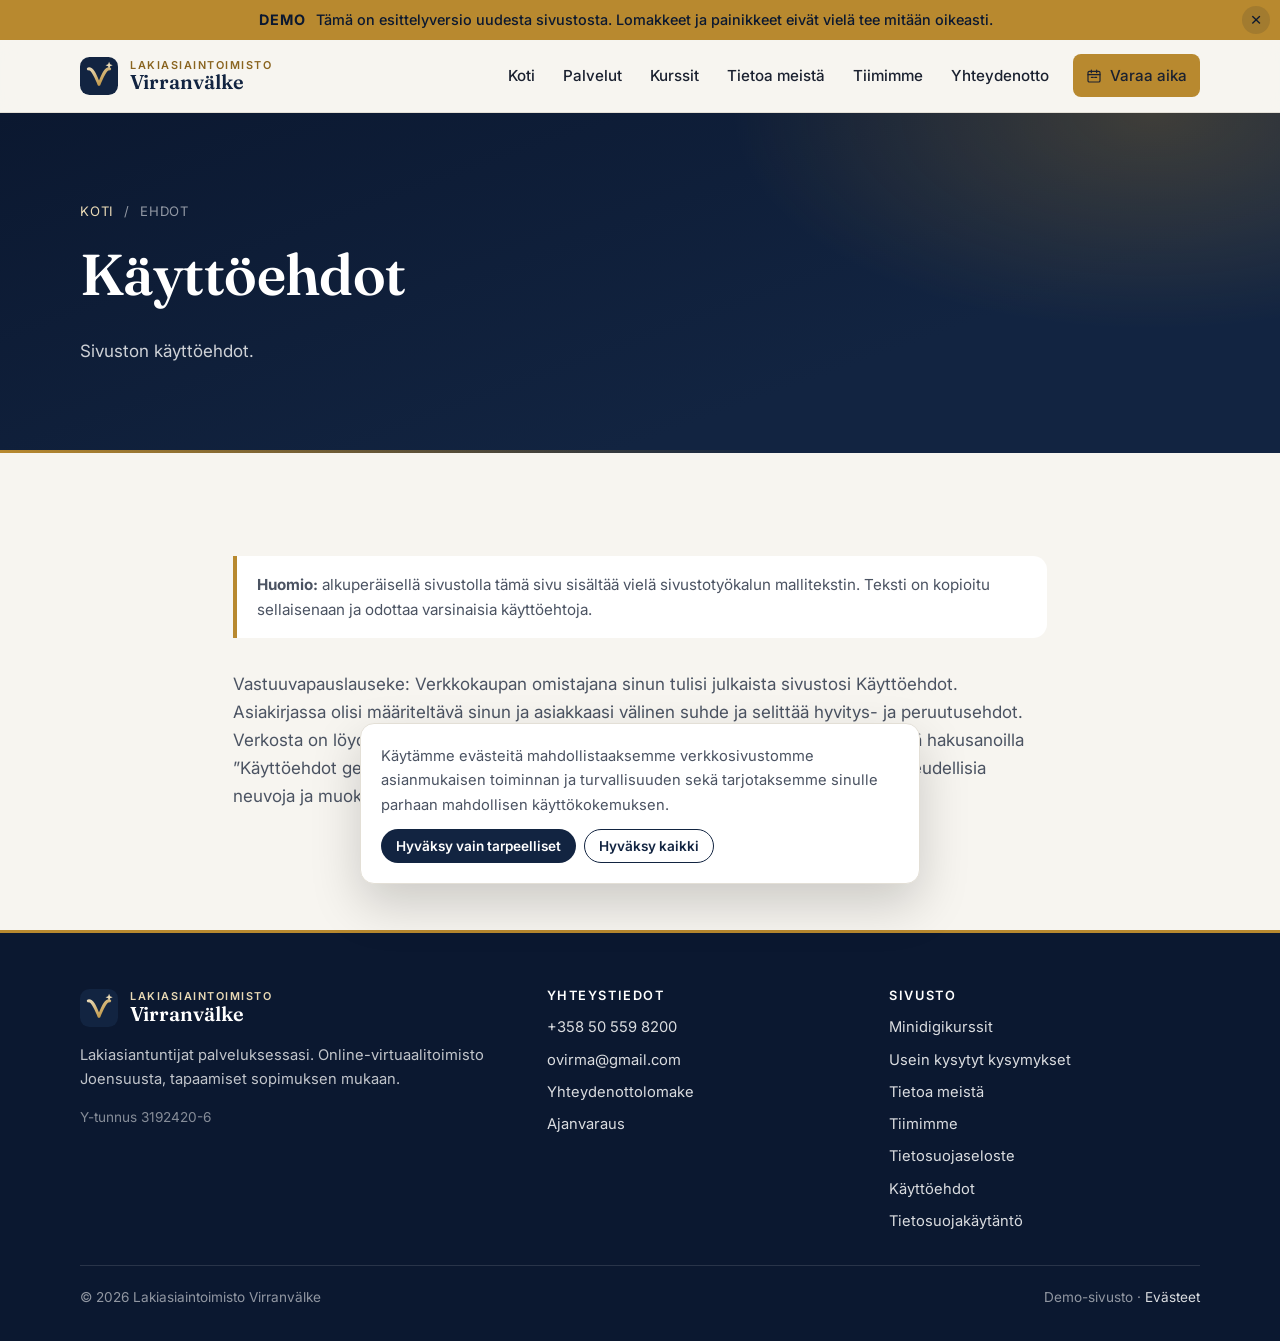
<file: kayttoehdot.html>
<!DOCTYPE html>
<html lang="fi">
<head>
<meta charset="utf-8">
<meta name="viewport" content="width=device-width, initial-scale=1">
<title>Käyttöehdot – Lakiasiaintoimisto Virranvälke (demo)</title>
<meta name="description" content="Lakiasiaintoimisto Virranvälkkeen käyttöehdot.">
<meta name="robots" content="noindex">
<meta property="og:title" content="Käyttöehdot – Lakiasiaintoimisto Virranvälke">
<meta property="og:description" content="Lakiasiaintoimisto Virranvälkkeen käyttöehdot.">
<meta property="og:type" content="website">
<meta property="og:locale" content="fi_FI">
<meta name="theme-color" content="#122441">
<link rel="preconnect" href="https://fonts.googleapis.com">
<link rel="preconnect" href="https://fonts.gstatic.com" crossorigin>
<link href="https://fonts.googleapis.com/css2?family=Fraunces:opsz,wght@9..144,500;9..144,600&family=Inter:wght@400;500;600;700&display=swap" rel="stylesheet">
<link rel="stylesheet" href="assets/style.css?v=13">
<link rel="icon" href="data:image/svg+xml,%3Csvg xmlns='http://www.w3.org/2000/svg' viewBox='0 0 64 64'%3E%3Crect width='64' height='64' rx='16' fill='%23122441'/%3E%3Cpath d='M14 20 C 21 18, 26 32, 32 46 C 38 32, 43 18, 50 20' fill='none' stroke='%23d6b86a' stroke-width='6' stroke-linecap='round' stroke-linejoin='round'/%3E%3Cpath d='M49 8 l1.7 4.3 4.3 1.7 -4.3 1.7 -1.7 4.3 -1.7 -4.3 -4.3 -1.7 4.3 -1.7z' fill='%23e9d9b5'/%3E%3C/svg%3E">
</head>
<body>
<a class="skip-link" href="#main">Siirry sisältöön</a>
<div class="demo-banner" id="demo-banner"><span><strong>Demo</strong> Tämä on esittelyversio uudesta sivustosta. Lomakkeet ja painikkeet eivät vielä tee mitään oikeasti.</span><button class="demo-close" type="button" aria-label="Sulje demo-ilmoitus" data-demo-close>&times;</button></div>
<header class="site-header">
  <div class="container">
    <a class="brand" href="index.html"><svg class="brand-mark" width="38" height="38" viewBox="0 0 64 64" aria-hidden="true"><defs><linearGradient id="vv-h" x1="0" y1="0" x2="1" y2="1"><stop offset="0" stop-color="#e9d9b5"/><stop offset="1" stop-color="#b8892f"/></linearGradient></defs><rect width="64" height="64" rx="16" fill="#122441"/><path d="M14 20 C 21 18, 26 32, 32 46 C 38 32, 43 18, 50 20" fill="none" stroke="url(#vv-h)" stroke-width="5" stroke-linecap="round" stroke-linejoin="round"/><path d="M49 8 l1.7 4.3 4.3 1.7 -4.3 1.7 -1.7 4.3 -1.7 -4.3 -4.3 -1.7 4.3 -1.7z" fill="#e9d9b5"/></svg><span class="brand-text"><small>Lakiasiaintoimisto</small><span>Virranvälke</span></span></a>
    <button class="nav-toggle" aria-label="Valikko" aria-expanded="false" aria-controls="nav">
      <svg width="22" height="22" viewBox="0 0 24 24" fill="none" stroke="currentColor" stroke-width="2" stroke-linecap="round"><path d="M4 7h16M4 12h16M4 17h16"/></svg>
    </button>
    <nav class="nav" id="nav"><a href="index.html">Koti</a><a href="index.html#palvelut">Palvelut</a><a href="index.html#kurssit">Kurssit</a><a href="tietoa-meista.html">Tietoa meistä</a><a href="tiimimme.html">Tiimimme</a><a href="yhteydenotto.html">Yhteydenotto</a><a class="btn btn-gold btn-sm" href="ajanvaraus.html"><svg width="24" height="24" viewBox="0 0 24 24" fill="none" stroke="currentColor" stroke-width="1.8" stroke-linecap="round" stroke-linejoin="round"><rect x="3" y="5" width="18" height="16" rx="2"/><path d="M3 10h18"/><path d="M8 3v4"/><path d="M16 3v4"/><path d="M8 14h3"/><path d="M13 14h3"/></svg> Varaa aika</a></nav>
  </div>
</header>
<main id="main">
<section class="page-hero">
  <div class="container">
    <nav class="crumbs" aria-label="Murupolku"><a href="index.html">Koti</a><span>/</span><span>Ehdot</span></nav>
    <h1>Käyttöehdot</h1>
    <p>Sivuston käyttöehdot.</p>
  </div>
</section>

<section class="section">
  <div class="container legal">
    <div class="disclaimer"><p><strong>Huomio:</strong> alkuperäisellä sivustolla tämä sivu sisältää vielä sivustotyökalun mallitekstin. Teksti on kopioitu sellaisenaan ja odottaa varsinaisia käyttöehtoja.</p></div>
    <p>Vastuuvapauslauseke: Verkkokaupan omistajana sinun tulisi julkaista sivustosi Käyttöehdot. Asiakirjassa olisi määriteltävä sinun ja asiakkaasi välinen suhde ja selittää hyvitys- ja peruutusehdot. Verkosta on löydettävissä valmiita esimerkkejä ja malleja Käyttöehtoja varten, voit etsiä hakusanoilla ”Käyttöehdot generaattori”. Joka tapauksessa, suosittelemme vahvasti pyytämään oikeudellisia neuvoja ja muokkaamaan mallia yrityksesi tarpeisiin.</p>
  </div>
</section>
</main>
<footer class="site-footer">
  <div class="container">
    <div class="footer-grid">
      <div>
        <a class="brand brand-footer" href="index.html"><svg class="brand-mark" width="38" height="38" viewBox="0 0 64 64" aria-hidden="true"><defs><linearGradient id="vv-f" x1="0" y1="0" x2="1" y2="1"><stop offset="0" stop-color="#e9d9b5"/><stop offset="1" stop-color="#b8892f"/></linearGradient></defs><rect width="64" height="64" rx="16" fill="#122441"/><path d="M14 20 C 21 18, 26 32, 32 46 C 38 32, 43 18, 50 20" fill="none" stroke="url(#vv-f)" stroke-width="5" stroke-linecap="round" stroke-linejoin="round"/><path d="M49 8 l1.7 4.3 4.3 1.7 -4.3 1.7 -1.7 4.3 -1.7 -4.3 -4.3 -1.7 4.3 -1.7z" fill="#e9d9b5"/></svg><span class="brand-text"><small>Lakiasiaintoimisto</small><span>Virranvälke</span></span></a>
        <p>Lakiasiantuntijat palveluksessasi. Online-virtuaalitoimisto Joensuusta, tapaamiset sopimuksen mukaan.</p>
        <p class="footer-meta">Y-tunnus 3192420-6</p>
      </div>
      <div>
        <h4>Yhteystiedot</h4>
        <ul>
          <li><a href="tel:+358505598200">+358 50 559 8200</a></li>
          <li><a href="mailto:ovirma@gmail.com">ovirma@gmail.com</a></li>
          <li><a href="yhteydenotto.html">Yhteydenottolomake</a></li>
          <li><a href="ajanvaraus.html">Ajanvaraus</a></li>
        </ul>
      </div>
      <div>
        <h4>Sivusto</h4>
        <ul>
          <li><a href="index.html#kurssit">Minidigikurssit</a></li>
          <li><a href="index.html#ukk">Usein kysytyt kysymykset</a></li>
          <li><a href="tietoa-meista.html">Tietoa meistä</a></li>
          <li><a href="tiimimme.html">Tiimimme</a></li>
          <li><a href="tietosuojaseloste.html">Tietosuojaseloste</a></li>
          <li><a href="kayttoehdot.html">Käyttöehdot</a></li>
          <li><a href="tietosuojakaytanto.html">Tietosuojakäytäntö</a></li>
        </ul>
      </div>
    </div>
    <div class="footer-bottom">
      <span>© 2026 Lakiasiaintoimisto Virranvälke</span>
      <span>Demo-sivusto · <a href="#" data-cookie-open>Evästeet</a></span>
    </div>
  </div>
</footer>

<div class="cookie" id="cookie" role="dialog" aria-label="Evästeet">
  <p>Käytämme evästeitä mahdollistaaksemme verkkosivustomme asianmukaisen toiminnan ja turvallisuuden sekä tarjotaksemme sinulle parhaan mahdollisen käyttökokemuksen.</p>
  <div class="cookie-actions">
    <button class="btn btn-primary btn-sm" data-cookie="necessary">Hyväksy vain tarpeelliset</button>
    <button class="btn btn-outline btn-sm" data-cookie="all">Hyväksy kaikki</button>
  </div>
</div>
<div class="toast" id="toast" role="status" aria-live="polite"></div>
<script src="assets/main.js?v=7"></script>
</body>
</html>
</file>
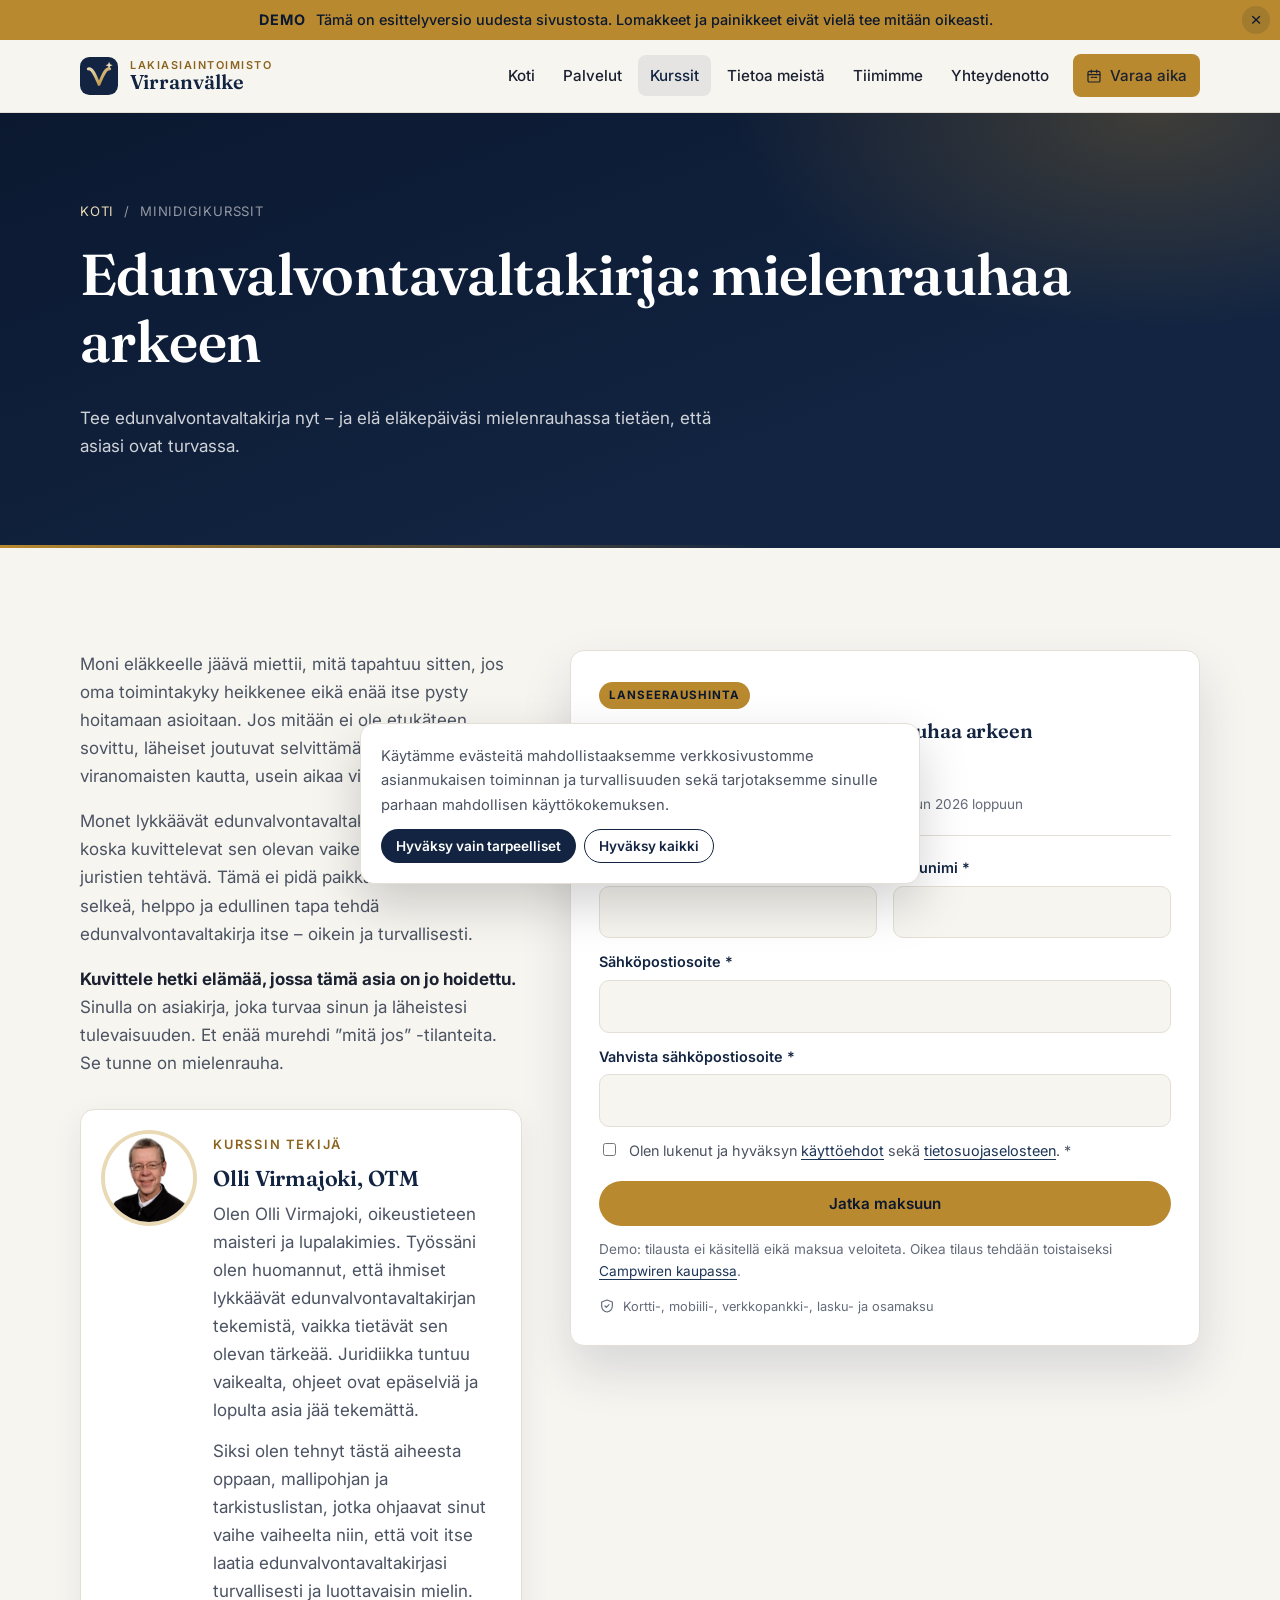
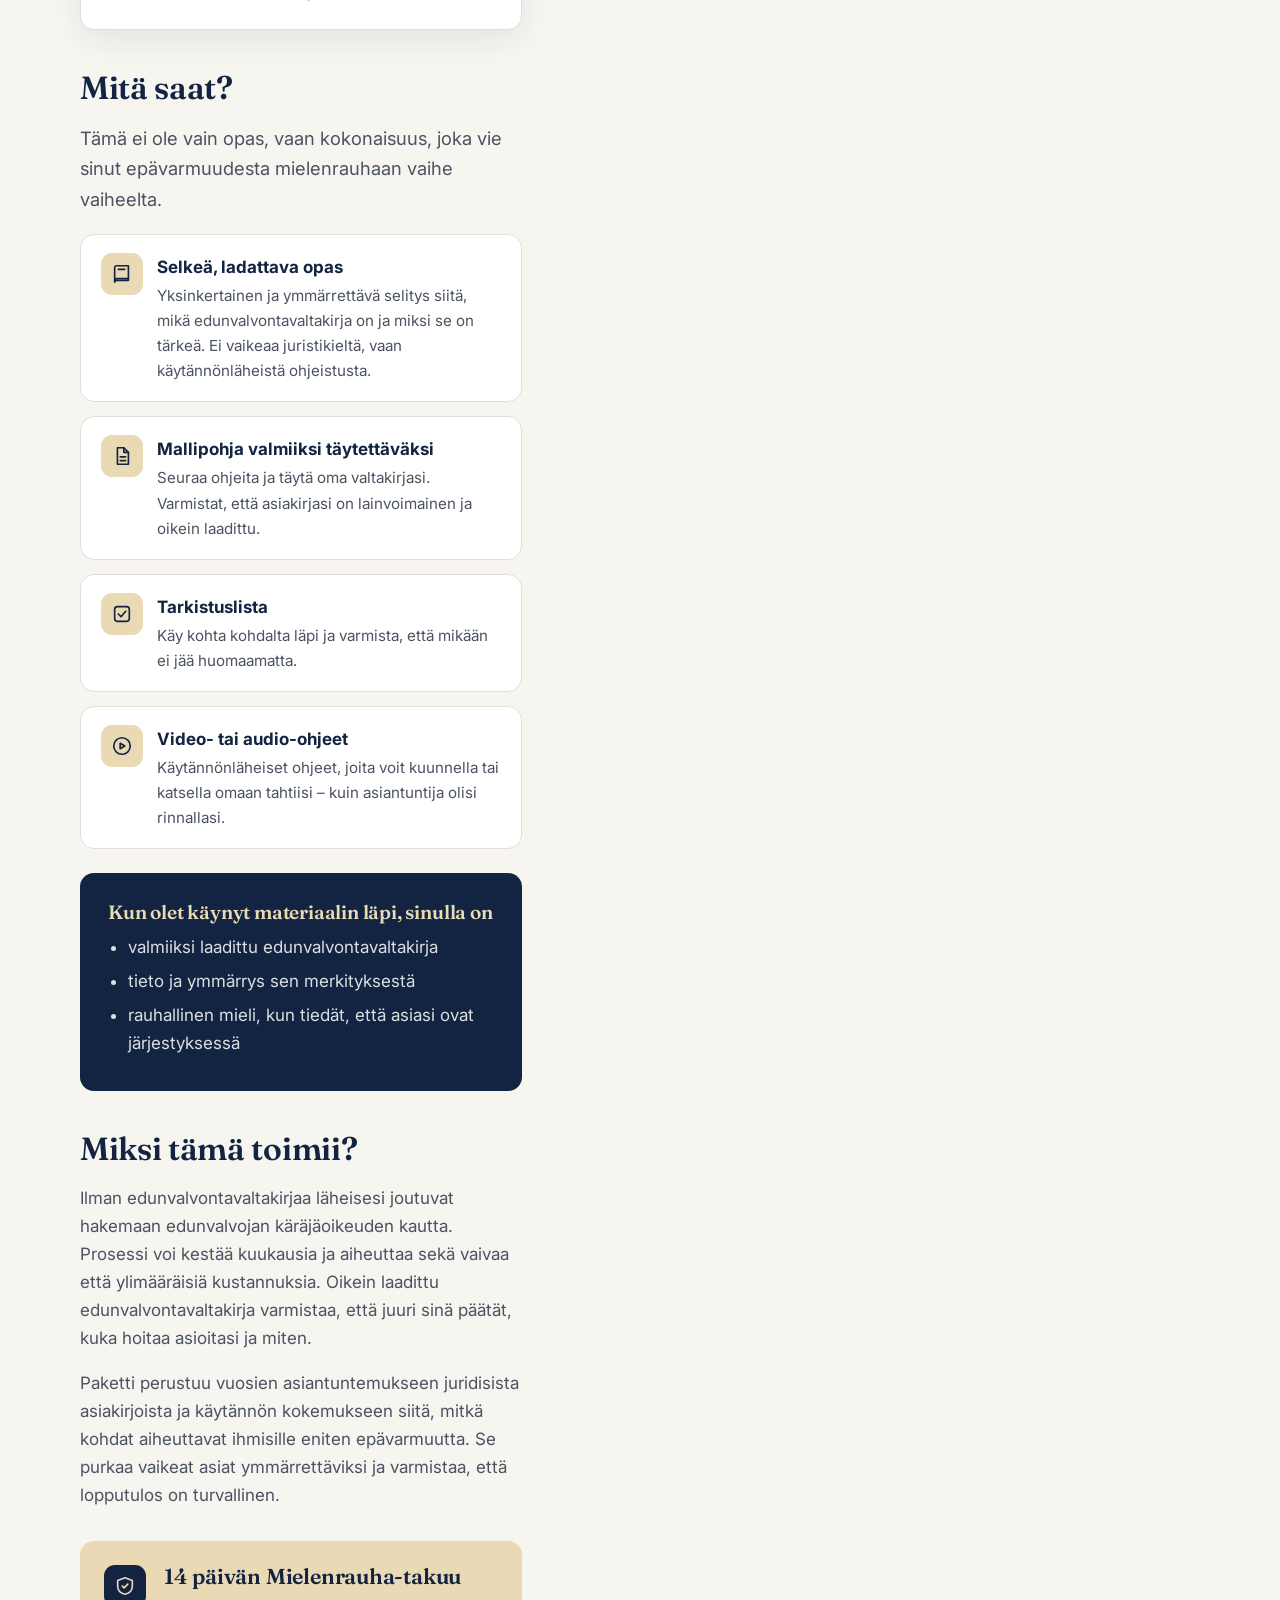
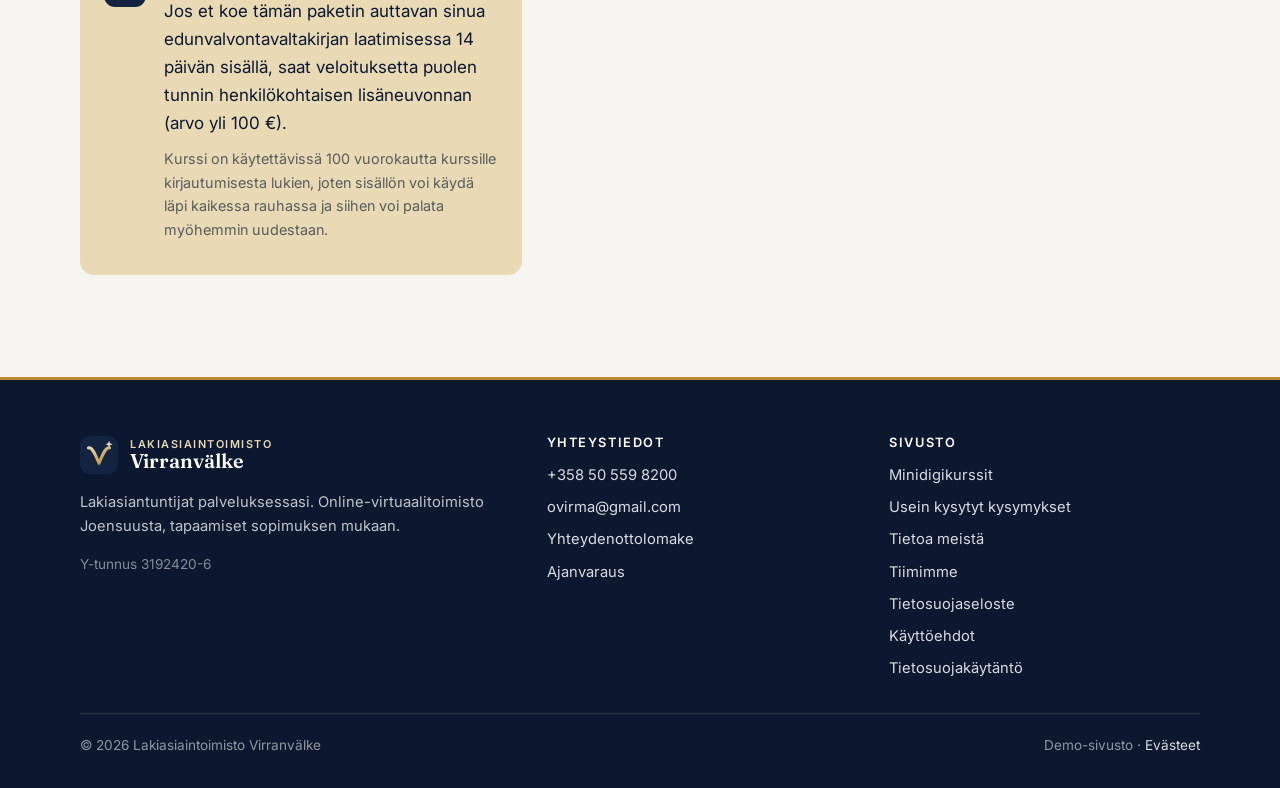
<file: kurssi-edunvalvontavaltakirja.html>
<!DOCTYPE html>
<html lang="fi">
<head>
<meta charset="utf-8">
<meta name="viewport" content="width=device-width, initial-scale=1">
<title>Edunvalvontavaltakirja: mielenrauhaa arkeen – Lakiasiaintoimisto Virranvälke (demo)</title>
<meta name="description" content="Tee edunvalvontavaltakirja nyt – ja elä eläkepäiväsi mielenrauhassa tietäen, että asiasi ovat turvassa.">
<meta name="robots" content="noindex">
<meta property="og:title" content="Edunvalvontavaltakirja: mielenrauhaa arkeen – Lakiasiaintoimisto Virranvälke">
<meta property="og:description" content="Tee edunvalvontavaltakirja nyt – ja elä eläkepäiväsi mielenrauhassa tietäen, että asiasi ovat turvassa.">
<meta property="og:type" content="website">
<meta property="og:locale" content="fi_FI">
<meta name="theme-color" content="#122441">
<link rel="preconnect" href="https://fonts.googleapis.com">
<link rel="preconnect" href="https://fonts.gstatic.com" crossorigin>
<link href="https://fonts.googleapis.com/css2?family=Fraunces:opsz,wght@9..144,500;9..144,600&family=Inter:wght@400;500;600;700&display=swap" rel="stylesheet">
<link rel="stylesheet" href="assets/style.css?v=13">
<link rel="icon" href="data:image/svg+xml,%3Csvg xmlns='http://www.w3.org/2000/svg' viewBox='0 0 64 64'%3E%3Crect width='64' height='64' rx='16' fill='%23122441'/%3E%3Cpath d='M14 20 C 21 18, 26 32, 32 46 C 38 32, 43 18, 50 20' fill='none' stroke='%23d6b86a' stroke-width='6' stroke-linecap='round' stroke-linejoin='round'/%3E%3Cpath d='M49 8 l1.7 4.3 4.3 1.7 -4.3 1.7 -1.7 4.3 -1.7 -4.3 -4.3 -1.7 4.3 -1.7z' fill='%23e9d9b5'/%3E%3C/svg%3E">
</head>
<body>
<a class="skip-link" href="#main">Siirry sisältöön</a>
<div class="demo-banner" id="demo-banner"><span><strong>Demo</strong> Tämä on esittelyversio uudesta sivustosta. Lomakkeet ja painikkeet eivät vielä tee mitään oikeasti.</span><button class="demo-close" type="button" aria-label="Sulje demo-ilmoitus" data-demo-close>&times;</button></div>
<header class="site-header">
  <div class="container">
    <a class="brand" href="index.html"><svg class="brand-mark" width="38" height="38" viewBox="0 0 64 64" aria-hidden="true"><defs><linearGradient id="vv-h" x1="0" y1="0" x2="1" y2="1"><stop offset="0" stop-color="#e9d9b5"/><stop offset="1" stop-color="#b8892f"/></linearGradient></defs><rect width="64" height="64" rx="16" fill="#122441"/><path d="M14 20 C 21 18, 26 32, 32 46 C 38 32, 43 18, 50 20" fill="none" stroke="url(#vv-h)" stroke-width="5" stroke-linecap="round" stroke-linejoin="round"/><path d="M49 8 l1.7 4.3 4.3 1.7 -4.3 1.7 -1.7 4.3 -1.7 -4.3 -4.3 -1.7 4.3 -1.7z" fill="#e9d9b5"/></svg><span class="brand-text"><small>Lakiasiaintoimisto</small><span>Virranvälke</span></span></a>
    <button class="nav-toggle" aria-label="Valikko" aria-expanded="false" aria-controls="nav">
      <svg width="22" height="22" viewBox="0 0 24 24" fill="none" stroke="currentColor" stroke-width="2" stroke-linecap="round"><path d="M4 7h16M4 12h16M4 17h16"/></svg>
    </button>
    <nav class="nav" id="nav"><a href="index.html">Koti</a><a href="index.html#palvelut">Palvelut</a><a href="index.html#kurssit" aria-current="page">Kurssit</a><a href="tietoa-meista.html">Tietoa meistä</a><a href="tiimimme.html">Tiimimme</a><a href="yhteydenotto.html">Yhteydenotto</a><a class="btn btn-gold btn-sm" href="ajanvaraus.html"><svg width="24" height="24" viewBox="0 0 24 24" fill="none" stroke="currentColor" stroke-width="1.8" stroke-linecap="round" stroke-linejoin="round"><rect x="3" y="5" width="18" height="16" rx="2"/><path d="M3 10h18"/><path d="M8 3v4"/><path d="M16 3v4"/><path d="M8 14h3"/><path d="M13 14h3"/></svg> Varaa aika</a></nav>
  </div>
</header>
<main id="main">
<section class="page-hero">
  <div class="container">
    <nav class="crumbs" aria-label="Murupolku"><a href="index.html">Koti</a><span>/</span><span>Minidigikurssit</span></nav>
    <h1>Edunvalvontavaltakirja: mielenrauhaa arkeen</h1>
    <p>Tee edunvalvontavaltakirja nyt – ja elä eläkepäiväsi mielenrauhassa tietäen, että asiasi ovat turvassa.</p>
  </div>
</section>

<section class="section">
  <div class="container course-layout">
    <div class="course-body">
      <div class="prose">
        <p>Moni eläkkeelle jäävä miettii, mitä tapahtuu sitten, jos oma toimintakyky heikkenee eikä enää itse pysty hoitamaan asioitaan. Jos mitään ei ole etukäteen sovittu, läheiset joutuvat selvittämään asioita viranomaisten kautta, usein aikaa vievästi ja raskaasti.</p><p>Monet lykkäävät edunvalvontavaltakirjan tekemistä, koska kuvittelevat sen olevan vaikeaa, kallista tai vain juristien tehtävä. Tämä ei pidä paikkaansa. On olemassa selkeä, helppo ja edullinen tapa tehdä edunvalvontavaltakirja itse – oikein ja turvallisesti.</p><p><strong>Kuvittele hetki elämää, jossa tämä asia on jo hoidettu.</strong> Sinulla on asiakirja, joka turvaa sinun ja läheistesi tulevaisuuden. Et enää murehdi ”mitä jos” -tilanteita. Se tunne on mielenrauha.</p>
      </div>

      <div class="author-box reveal">
        <img class="photo" src="assets/img/olli-virmajoki-400.jpg" alt="Olli Virmajoki" width="400" height="400" loading="lazy">
        <div>
          <div class="eyebrow">Kurssin tekijä</div>
          <h3>Olli Virmajoki, OTM</h3>
          <p>Olen Olli Virmajoki, oikeustieteen maisteri ja lupalakimies. Työssäni olen huomannut, että ihmiset lykkäävät edunvalvontavaltakirjan tekemistä, vaikka tietävät sen olevan tärkeää. Juridiikka tuntuu vaikealta, ohjeet ovat epäselviä ja lopulta asia jää tekemättä.</p><p>Siksi olen tehnyt tästä aiheesta oppaan, mallipohjan ja tarkistuslistan, jotka ohjaavat sinut vaihe vaiheelta niin, että voit itse laatia edunvalvontavaltakirjasi turvallisesti ja luottavaisin mielin.</p>
        </div>
      </div>

      <h2>Mitä saat?</h2>
      <p class="lead">Tämä ei ole vain opas, vaan kokonaisuus, joka vie sinut epävarmuudesta mielenrauhaan vaihe vaiheelta.</p>
      <ul class="includes reveal"><li><span class="inc-icon"><svg width="24" height="24" viewBox="0 0 24 24" fill="none" stroke="currentColor" stroke-width="1.8" stroke-linecap="round" stroke-linejoin="round"><path d="M4 5a2 2 0 0 1 2-2h13v16H6a2 2 0 0 0-2 2z"/><path d="M4 19a2 2 0 0 1 2-2h13"/><path d="M8 7h7"/></svg></span><div><strong>Selkeä, ladattava opas</strong><p>Yksinkertainen ja ymmärrettävä selitys siitä, mikä edunvalvontavaltakirja on ja miksi se on tärkeä. Ei vaikeaa juristikieltä, vaan käytännönläheistä ohjeistusta.</p></div></li><li><span class="inc-icon"><svg width="24" height="24" viewBox="0 0 24 24" fill="none" stroke="currentColor" stroke-width="1.8" stroke-linecap="round" stroke-linejoin="round"><path d="M7 3h7l5 5v13H7z"/><path d="M14 3v5h5"/><path d="M10 13h6M10 17h6"/></svg></span><div><strong>Mallipohja valmiiksi täytettäväksi</strong><p>Seuraa ohjeita ja täytä oma valtakirjasi. Varmistat, että asiakirjasi on lainvoimainen ja oikein laadittu.</p></div></li><li><span class="inc-icon"><svg width="24" height="24" viewBox="0 0 24 24" fill="none" stroke="currentColor" stroke-width="1.8" stroke-linecap="round" stroke-linejoin="round"><rect x="4" y="4" width="16" height="16" rx="3"/><path d="M8 12l3 3 5-6"/></svg></span><div><strong>Tarkistuslista</strong><p>Käy kohta kohdalta läpi ja varmista, että mikään ei jää huomaamatta.</p></div></li><li><span class="inc-icon"><svg width="24" height="24" viewBox="0 0 24 24" fill="none" stroke="currentColor" stroke-width="1.8" stroke-linecap="round" stroke-linejoin="round"><circle cx="12" cy="12" r="9"/><path d="M10 9l5 3-5 3z"/></svg></span><div><strong>Video- tai audio-ohjeet</strong><p>Käytännönläheiset ohjeet, joita voit kuunnella tai katsella omaan tahtiisi – kuin asiantuntija olisi rinnallasi.</p></div></li></ul>

      <div class="outcome-box reveal">
        <h3>Kun olet käynyt materiaalin läpi, sinulla on</h3>
        <ul><li>valmiiksi laadittu edunvalvontavaltakirja</li><li>tieto ja ymmärrys sen merkityksestä</li><li>rauhallinen mieli, kun tiedät, että asiasi ovat järjestyksessä</li></ul>
      </div>

      <h2>Miksi tämä toimii?</h2>
      <div class="prose"><p>Ilman edunvalvontavaltakirjaa läheisesi joutuvat hakemaan edunvalvojan käräjäoikeuden kautta. Prosessi voi kestää kuukausia ja aiheuttaa sekä vaivaa että ylimääräisiä kustannuksia. Oikein laadittu edunvalvontavaltakirja varmistaa, että juuri sinä päätät, kuka hoitaa asioitasi ja miten.</p><p>Paketti perustuu vuosien asiantuntemukseen juridisista asiakirjoista ja käytännön kokemukseen siitä, mitkä kohdat aiheuttavat ihmisille eniten epävarmuutta. Se purkaa vaikeat asiat ymmärrettäviksi ja varmistaa, että lopputulos on turvallinen.</p></div>

      <div class="guarantee reveal">
        <span class="inc-icon"><svg width="24" height="24" viewBox="0 0 24 24" fill="none" stroke="currentColor" stroke-width="1.8" stroke-linecap="round" stroke-linejoin="round"><path d="M12 3l8 3v6c0 5-3.5 8-8 9-4.5-1-8-4-8-9V6z"/><path d="M9 12l2 2 4-4"/></svg></span>
        <div>
          <h3>14 päivän Mielenrauha-takuu</h3>
          <p>Jos et koe tämän paketin auttavan sinua edunvalvontavaltakirjan laatimisessa 14 päivän sisällä, saat veloituksetta puolen tunnin henkilökohtaisen lisäneuvonnan (arvo yli 100 €).</p>
          <p class="muted">Kurssi on käytettävissä 100 vuorokautta kurssille kirjautumisesta lukien, joten sisällön voi käydä läpi kaikessa rauhassa ja siihen voi palata myöhemmin uudestaan.</p>
        </div>
      </div>
    </div>

    <aside class="order-card reveal" id="order">
      <div class="order-head">
        <span class="badge">Lanseeraushinta</span>
        <h3>Edunvalvontavaltakirja: mielenrauhaa arkeen</h3>
        <div class="price-row">
          <strong>59,00 €</strong>
          <s>79,00 €</s>
        </div>
        <p class="muted">sis. alv 25,5 % · lanseeraushinta voimassa lokakuun 2026 loppuun</p>
      </div>
      <form class="order-form" id="order-form" novalidate>
        <div class="fields-2">
          <div class="field"><label for="o-first">Etunimi *</label><input id="o-first" name="first" type="text" required autocomplete="given-name"></div>
          <div class="field"><label for="o-last">Sukunimi *</label><input id="o-last" name="last" type="text" required autocomplete="family-name"></div>
        </div>
        <div class="field"><label for="o-email">Sähköpostiosoite *</label><input id="o-email" name="email" type="email" required autocomplete="email"></div>
        <div class="field"><label for="o-email2">Vahvista sähköpostiosoite *</label><input id="o-email2" name="email2" type="email" required autocomplete="email"></div>
        <label class="check"><input type="checkbox" required><span>Olen lukenut ja hyväksyn <a href="kayttoehdot.html">käyttöehdot</a> sekä <a href="tietosuojaseloste.html">tietosuojaselosteen</a>. *</span></label>
        <button class="btn btn-gold" type="submit">Jatka maksuun</button>
        <p class="form-demo">Demo: tilausta ei käsitellä eikä maksua veloiteta. Oikea tilaus tehdään toistaiseksi <a href="https://lakitstoviva.campwire.com/checkout/edunvalvontavaltakirja-mielenrauhaa-arkeen-1237f954" target="_blank" rel="noopener">Campwiren kaupassa</a>.</p>
        <p class="pay-note"><svg width="24" height="24" viewBox="0 0 24 24" fill="none" stroke="currentColor" stroke-width="1.8" stroke-linecap="round" stroke-linejoin="round"><path d="M12 3l8 3v6c0 5-3.5 8-8 9-4.5-1-8-4-8-9V6z"/><path d="M9 12l2 2 4-4"/></svg> Kortti-, mobiili-, verkkopankki-, lasku- ja osamaksu</p>
      </form>
      <div class="order-done" id="order-done" hidden>
        <span class="inc-icon"><svg width="24" height="24" viewBox="0 0 24 24" fill="none" stroke="currentColor" stroke-width="1.8" stroke-linecap="round" stroke-linejoin="round"><rect x="4" y="4" width="16" height="16" rx="3"/><path d="M8 12l3 3 5-6"/></svg></span>
        <h3>Kiitos tilauksestasi! (demo)</h3>
        <p>Oikeassa versiossa siirtyisit nyt maksuvaiheeseen ja saisit kurssin kirjautumistiedot sähköpostiisi osoitteeseen <strong id="order-email"></strong>.</p>
        <p class="muted">Tämä on esittelyversio: mitään ei lähetetty eikä veloitettu.</p>
        <button class="btn btn-outline btn-sm" type="button" data-order-reset>Palaa lomakkeeseen</button>
      </div>
    </aside>
  </div>
</section>
</main>
<footer class="site-footer">
  <div class="container">
    <div class="footer-grid">
      <div>
        <a class="brand brand-footer" href="index.html"><svg class="brand-mark" width="38" height="38" viewBox="0 0 64 64" aria-hidden="true"><defs><linearGradient id="vv-f" x1="0" y1="0" x2="1" y2="1"><stop offset="0" stop-color="#e9d9b5"/><stop offset="1" stop-color="#b8892f"/></linearGradient></defs><rect width="64" height="64" rx="16" fill="#122441"/><path d="M14 20 C 21 18, 26 32, 32 46 C 38 32, 43 18, 50 20" fill="none" stroke="url(#vv-f)" stroke-width="5" stroke-linecap="round" stroke-linejoin="round"/><path d="M49 8 l1.7 4.3 4.3 1.7 -4.3 1.7 -1.7 4.3 -1.7 -4.3 -4.3 -1.7 4.3 -1.7z" fill="#e9d9b5"/></svg><span class="brand-text"><small>Lakiasiaintoimisto</small><span>Virranvälke</span></span></a>
        <p>Lakiasiantuntijat palveluksessasi. Online-virtuaalitoimisto Joensuusta, tapaamiset sopimuksen mukaan.</p>
        <p class="footer-meta">Y-tunnus 3192420-6</p>
      </div>
      <div>
        <h4>Yhteystiedot</h4>
        <ul>
          <li><a href="tel:+358505598200">+358 50 559 8200</a></li>
          <li><a href="mailto:ovirma@gmail.com">ovirma@gmail.com</a></li>
          <li><a href="yhteydenotto.html">Yhteydenottolomake</a></li>
          <li><a href="ajanvaraus.html">Ajanvaraus</a></li>
        </ul>
      </div>
      <div>
        <h4>Sivusto</h4>
        <ul>
          <li><a href="index.html#kurssit">Minidigikurssit</a></li>
          <li><a href="index.html#ukk">Usein kysytyt kysymykset</a></li>
          <li><a href="tietoa-meista.html">Tietoa meistä</a></li>
          <li><a href="tiimimme.html">Tiimimme</a></li>
          <li><a href="tietosuojaseloste.html">Tietosuojaseloste</a></li>
          <li><a href="kayttoehdot.html">Käyttöehdot</a></li>
          <li><a href="tietosuojakaytanto.html">Tietosuojakäytäntö</a></li>
        </ul>
      </div>
    </div>
    <div class="footer-bottom">
      <span>© 2026 Lakiasiaintoimisto Virranvälke</span>
      <span>Demo-sivusto · <a href="#" data-cookie-open>Evästeet</a></span>
    </div>
  </div>
</footer>

<div class="cookie" id="cookie" role="dialog" aria-label="Evästeet">
  <p>Käytämme evästeitä mahdollistaaksemme verkkosivustomme asianmukaisen toiminnan ja turvallisuuden sekä tarjotaksemme sinulle parhaan mahdollisen käyttökokemuksen.</p>
  <div class="cookie-actions">
    <button class="btn btn-primary btn-sm" data-cookie="necessary">Hyväksy vain tarpeelliset</button>
    <button class="btn btn-outline btn-sm" data-cookie="all">Hyväksy kaikki</button>
  </div>
</div>
<div class="toast" id="toast" role="status" aria-live="polite"></div>
<script src="assets/main.js?v=7"></script>
</body>
</html>
</file>
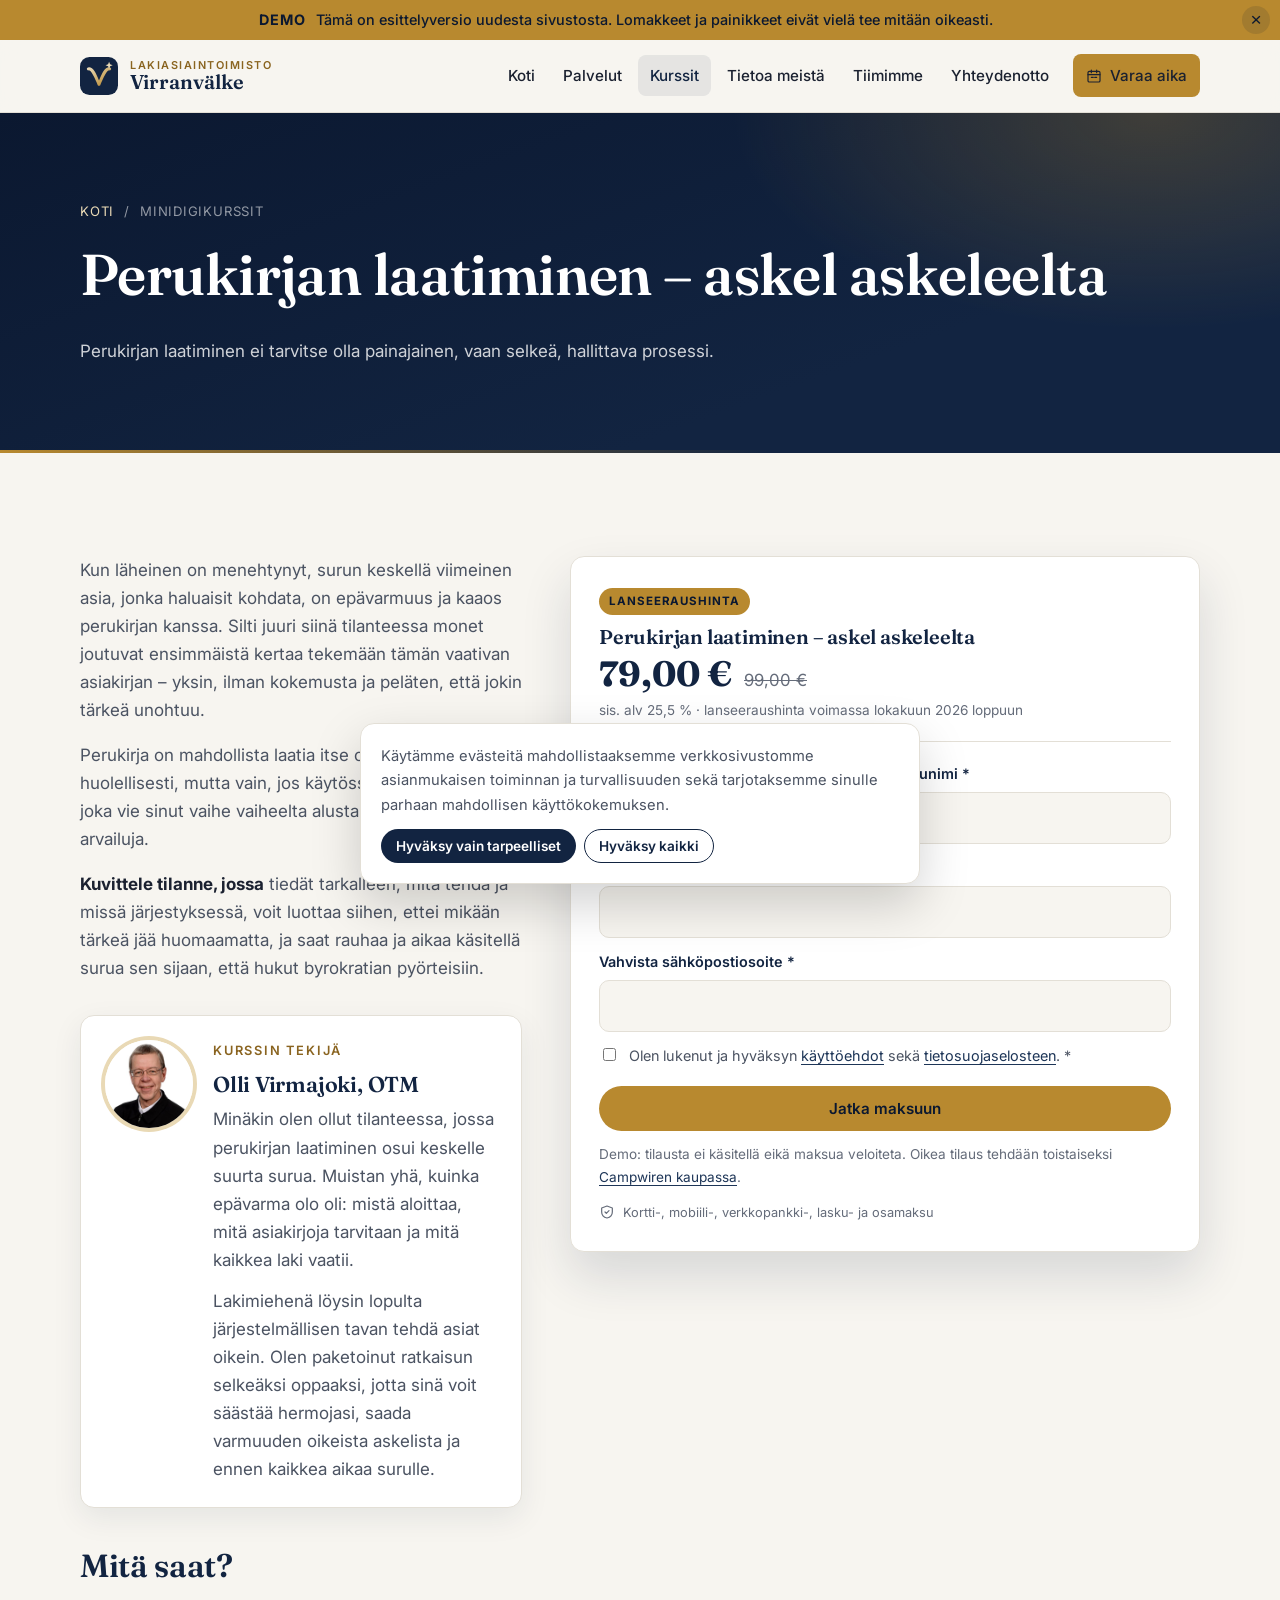
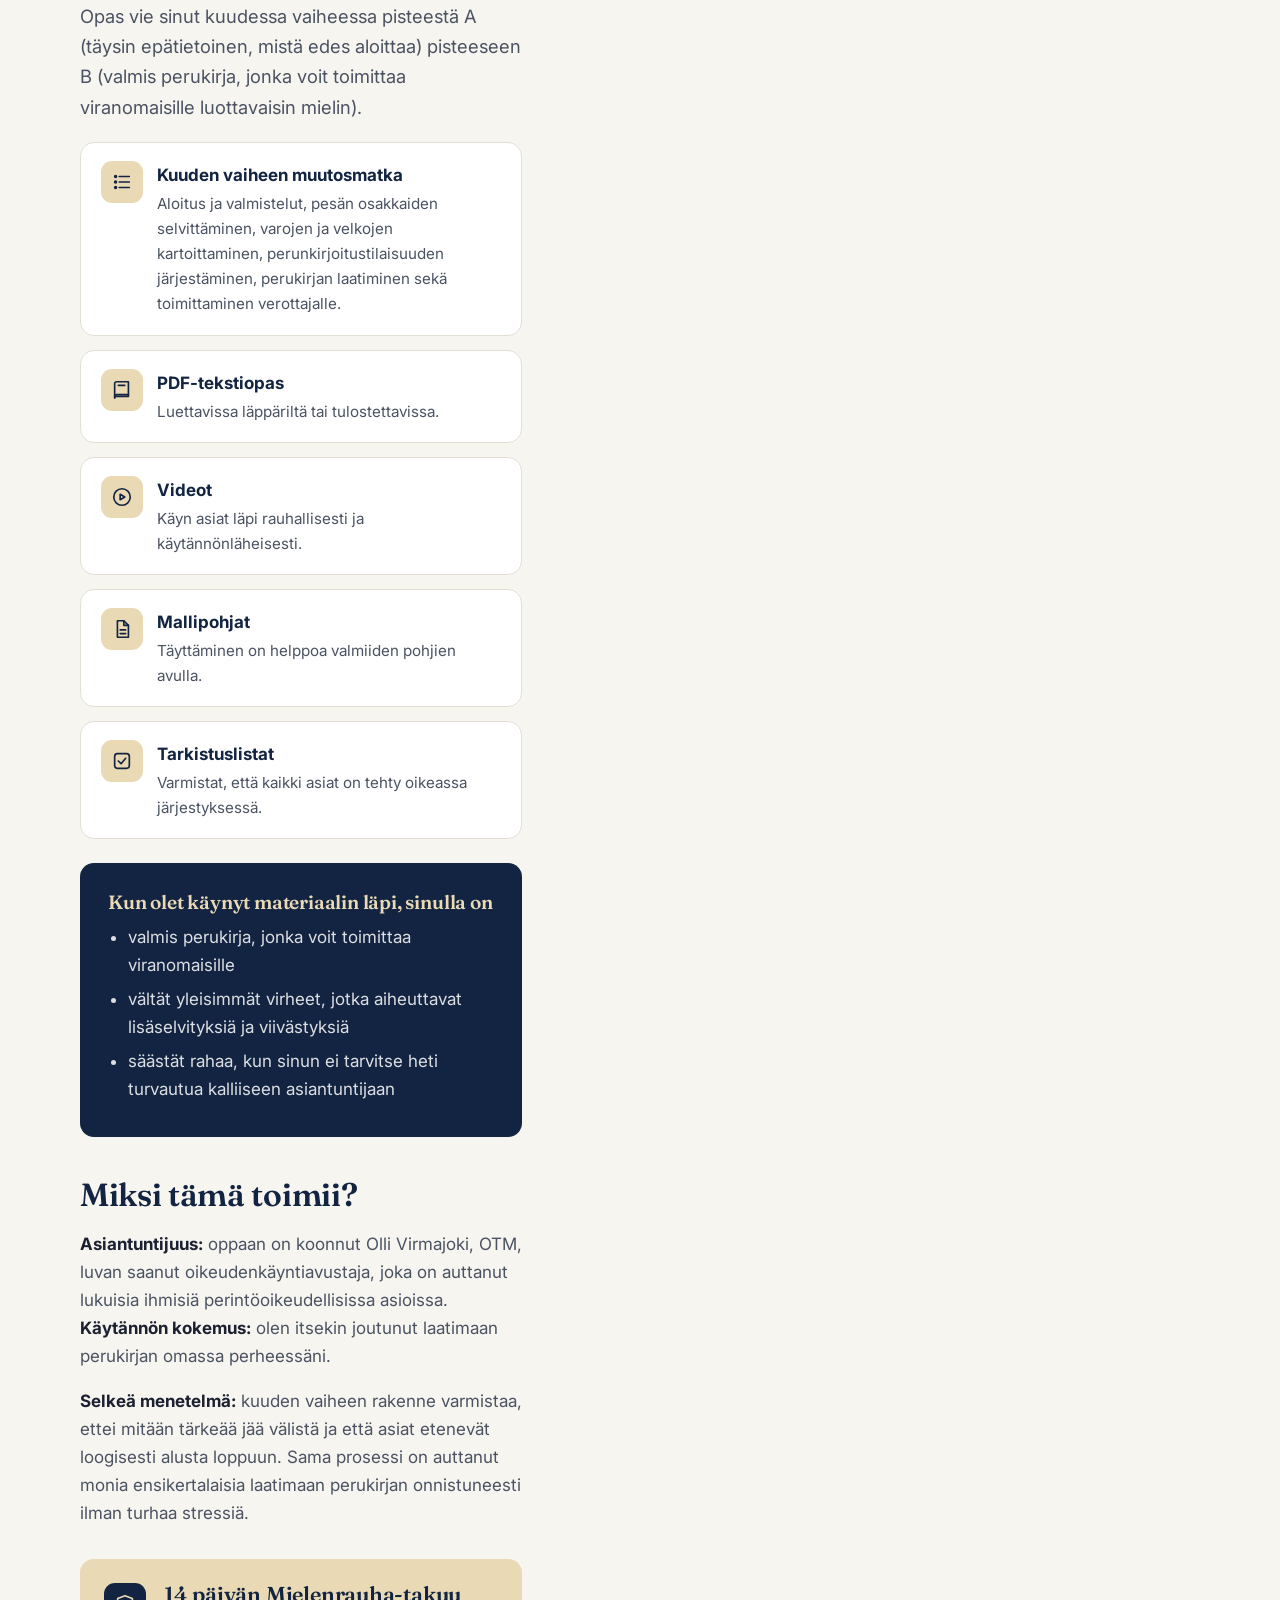
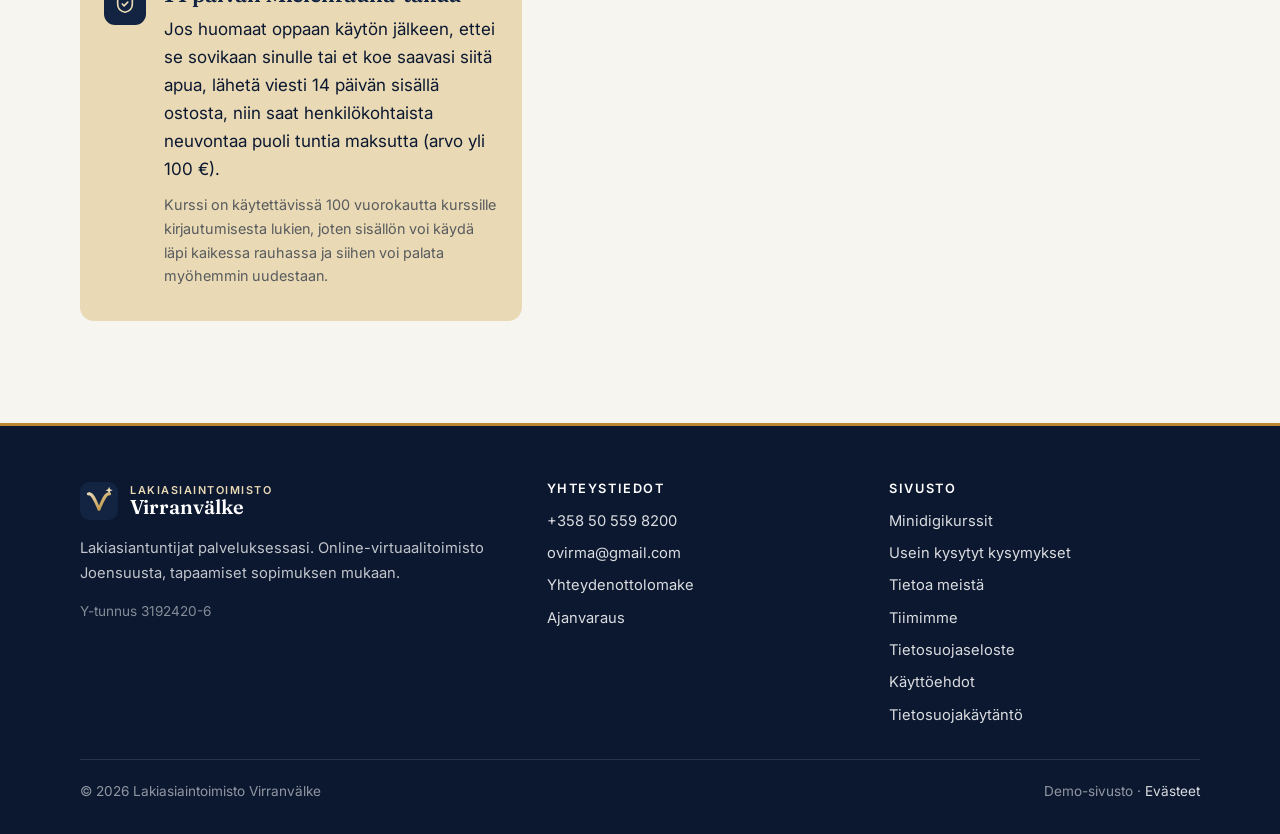
<file: kurssi-perukirja.html>
<!DOCTYPE html>
<html lang="fi">
<head>
<meta charset="utf-8">
<meta name="viewport" content="width=device-width, initial-scale=1">
<title>Perukirjan laatiminen – askel askeleelta – Lakiasiaintoimisto Virranvälke (demo)</title>
<meta name="description" content="Perukirjan laatiminen ei tarvitse olla painajainen, vaan selkeä, hallittava prosessi.">
<meta name="robots" content="noindex">
<meta property="og:title" content="Perukirjan laatiminen – askel askeleelta – Lakiasiaintoimisto Virranvälke">
<meta property="og:description" content="Perukirjan laatiminen ei tarvitse olla painajainen, vaan selkeä, hallittava prosessi.">
<meta property="og:type" content="website">
<meta property="og:locale" content="fi_FI">
<meta name="theme-color" content="#122441">
<link rel="preconnect" href="https://fonts.googleapis.com">
<link rel="preconnect" href="https://fonts.gstatic.com" crossorigin>
<link href="https://fonts.googleapis.com/css2?family=Fraunces:opsz,wght@9..144,500;9..144,600&family=Inter:wght@400;500;600;700&display=swap" rel="stylesheet">
<link rel="stylesheet" href="assets/style.css?v=13">
<link rel="icon" href="data:image/svg+xml,%3Csvg xmlns='http://www.w3.org/2000/svg' viewBox='0 0 64 64'%3E%3Crect width='64' height='64' rx='16' fill='%23122441'/%3E%3Cpath d='M14 20 C 21 18, 26 32, 32 46 C 38 32, 43 18, 50 20' fill='none' stroke='%23d6b86a' stroke-width='6' stroke-linecap='round' stroke-linejoin='round'/%3E%3Cpath d='M49 8 l1.7 4.3 4.3 1.7 -4.3 1.7 -1.7 4.3 -1.7 -4.3 -4.3 -1.7 4.3 -1.7z' fill='%23e9d9b5'/%3E%3C/svg%3E">
</head>
<body>
<a class="skip-link" href="#main">Siirry sisältöön</a>
<div class="demo-banner" id="demo-banner"><span><strong>Demo</strong> Tämä on esittelyversio uudesta sivustosta. Lomakkeet ja painikkeet eivät vielä tee mitään oikeasti.</span><button class="demo-close" type="button" aria-label="Sulje demo-ilmoitus" data-demo-close>&times;</button></div>
<header class="site-header">
  <div class="container">
    <a class="brand" href="index.html"><svg class="brand-mark" width="38" height="38" viewBox="0 0 64 64" aria-hidden="true"><defs><linearGradient id="vv-h" x1="0" y1="0" x2="1" y2="1"><stop offset="0" stop-color="#e9d9b5"/><stop offset="1" stop-color="#b8892f"/></linearGradient></defs><rect width="64" height="64" rx="16" fill="#122441"/><path d="M14 20 C 21 18, 26 32, 32 46 C 38 32, 43 18, 50 20" fill="none" stroke="url(#vv-h)" stroke-width="5" stroke-linecap="round" stroke-linejoin="round"/><path d="M49 8 l1.7 4.3 4.3 1.7 -4.3 1.7 -1.7 4.3 -1.7 -4.3 -4.3 -1.7 4.3 -1.7z" fill="#e9d9b5"/></svg><span class="brand-text"><small>Lakiasiaintoimisto</small><span>Virranvälke</span></span></a>
    <button class="nav-toggle" aria-label="Valikko" aria-expanded="false" aria-controls="nav">
      <svg width="22" height="22" viewBox="0 0 24 24" fill="none" stroke="currentColor" stroke-width="2" stroke-linecap="round"><path d="M4 7h16M4 12h16M4 17h16"/></svg>
    </button>
    <nav class="nav" id="nav"><a href="index.html">Koti</a><a href="index.html#palvelut">Palvelut</a><a href="index.html#kurssit" aria-current="page">Kurssit</a><a href="tietoa-meista.html">Tietoa meistä</a><a href="tiimimme.html">Tiimimme</a><a href="yhteydenotto.html">Yhteydenotto</a><a class="btn btn-gold btn-sm" href="ajanvaraus.html"><svg width="24" height="24" viewBox="0 0 24 24" fill="none" stroke="currentColor" stroke-width="1.8" stroke-linecap="round" stroke-linejoin="round"><rect x="3" y="5" width="18" height="16" rx="2"/><path d="M3 10h18"/><path d="M8 3v4"/><path d="M16 3v4"/><path d="M8 14h3"/><path d="M13 14h3"/></svg> Varaa aika</a></nav>
  </div>
</header>
<main id="main">
<section class="page-hero">
  <div class="container">
    <nav class="crumbs" aria-label="Murupolku"><a href="index.html">Koti</a><span>/</span><span>Minidigikurssit</span></nav>
    <h1>Perukirjan laatiminen – askel askeleelta</h1>
    <p>Perukirjan laatiminen ei tarvitse olla painajainen, vaan selkeä, hallittava prosessi.</p>
  </div>
</section>

<section class="section">
  <div class="container course-layout">
    <div class="course-body">
      <div class="prose">
        <p>Kun läheinen on menehtynyt, surun keskellä viimeinen asia, jonka haluaisit kohdata, on epävarmuus ja kaaos perukirjan kanssa. Silti juuri siinä tilanteessa monet joutuvat ensimmäistä kertaa tekemään tämän vaativan asiakirjan – yksin, ilman kokemusta ja peläten, että jokin tärkeä unohtuu.</p><p>Perukirja on mahdollista laatia itse oikein ja huolellisesti, mutta vain, jos käytössäsi on selkeä reitti, joka vie sinut vaihe vaiheelta alusta loppuun ilman arvailuja.</p><p><strong>Kuvittele tilanne, jossa</strong> tiedät tarkalleen, mitä tehdä ja missä järjestyksessä, voit luottaa siihen, ettei mikään tärkeä jää huomaamatta, ja saat rauhaa ja aikaa käsitellä surua sen sijaan, että hukut byrokratian pyörteisiin.</p>
      </div>

      <div class="author-box reveal">
        <img class="photo" src="assets/img/olli-virmajoki-400.jpg" alt="Olli Virmajoki" width="400" height="400" loading="lazy">
        <div>
          <div class="eyebrow">Kurssin tekijä</div>
          <h3>Olli Virmajoki, OTM</h3>
          <p>Minäkin olen ollut tilanteessa, jossa perukirjan laatiminen osui keskelle suurta surua. Muistan yhä, kuinka epävarma olo oli: mistä aloittaa, mitä asiakirjoja tarvitaan ja mitä kaikkea laki vaatii.</p><p>Lakimiehenä löysin lopulta järjestelmällisen tavan tehdä asiat oikein. Olen paketoinut ratkaisun selkeäksi oppaaksi, jotta sinä voit säästää hermojasi, saada varmuuden oikeista askelista ja ennen kaikkea aikaa surulle.</p>
        </div>
      </div>

      <h2>Mitä saat?</h2>
      <p class="lead">Opas vie sinut kuudessa vaiheessa pisteestä A (täysin epätietoinen, mistä edes aloittaa) pisteeseen B (valmis perukirja, jonka voit toimittaa viranomaisille luottavaisin mielin).</p>
      <ul class="includes reveal"><li><span class="inc-icon"><svg width="24" height="24" viewBox="0 0 24 24" fill="none" stroke="currentColor" stroke-width="1.8" stroke-linecap="round" stroke-linejoin="round"><path d="M9 6h11M9 12h11M9 18h11"/><circle cx="5" cy="6" r="1"/><circle cx="5" cy="12" r="1"/><circle cx="5" cy="18" r="1"/></svg></span><div><strong>Kuuden vaiheen muutosmatka</strong><p>Aloitus ja valmistelut, pesän osakkaiden selvittäminen, varojen ja velkojen kartoittaminen, perunkirjoitustilaisuuden järjestäminen, perukirjan laatiminen sekä toimittaminen verottajalle.</p></div></li><li><span class="inc-icon"><svg width="24" height="24" viewBox="0 0 24 24" fill="none" stroke="currentColor" stroke-width="1.8" stroke-linecap="round" stroke-linejoin="round"><path d="M4 5a2 2 0 0 1 2-2h13v16H6a2 2 0 0 0-2 2z"/><path d="M4 19a2 2 0 0 1 2-2h13"/><path d="M8 7h7"/></svg></span><div><strong>PDF-tekstiopas</strong><p>Luettavissa läppäriltä tai tulostettavissa.</p></div></li><li><span class="inc-icon"><svg width="24" height="24" viewBox="0 0 24 24" fill="none" stroke="currentColor" stroke-width="1.8" stroke-linecap="round" stroke-linejoin="round"><circle cx="12" cy="12" r="9"/><path d="M10 9l5 3-5 3z"/></svg></span><div><strong>Videot</strong><p>Käyn asiat läpi rauhallisesti ja käytännönläheisesti.</p></div></li><li><span class="inc-icon"><svg width="24" height="24" viewBox="0 0 24 24" fill="none" stroke="currentColor" stroke-width="1.8" stroke-linecap="round" stroke-linejoin="round"><path d="M7 3h7l5 5v13H7z"/><path d="M14 3v5h5"/><path d="M10 13h6M10 17h6"/></svg></span><div><strong>Mallipohjat</strong><p>Täyttäminen on helppoa valmiiden pohjien avulla.</p></div></li><li><span class="inc-icon"><svg width="24" height="24" viewBox="0 0 24 24" fill="none" stroke="currentColor" stroke-width="1.8" stroke-linecap="round" stroke-linejoin="round"><rect x="4" y="4" width="16" height="16" rx="3"/><path d="M8 12l3 3 5-6"/></svg></span><div><strong>Tarkistuslistat</strong><p>Varmistat, että kaikki asiat on tehty oikeassa järjestyksessä.</p></div></li></ul>

      <div class="outcome-box reveal">
        <h3>Kun olet käynyt materiaalin läpi, sinulla on</h3>
        <ul><li>valmis perukirja, jonka voit toimittaa viranomaisille</li><li>vältät yleisimmät virheet, jotka aiheuttavat lisäselvityksiä ja viivästyksiä</li><li>säästät rahaa, kun sinun ei tarvitse heti turvautua kalliiseen asiantuntijaan</li></ul>
      </div>

      <h2>Miksi tämä toimii?</h2>
      <div class="prose"><p><strong>Asiantuntijuus:</strong> oppaan on koonnut Olli Virmajoki, OTM, luvan saanut oikeudenkäyntiavustaja, joka on auttanut lukuisia ihmisiä perintöoikeudellisissa asioissa. <strong>Käytännön kokemus:</strong> olen itsekin joutunut laatimaan perukirjan omassa perheessäni.</p><p><strong>Selkeä menetelmä:</strong> kuuden vaiheen rakenne varmistaa, ettei mitään tärkeää jää välistä ja että asiat etenevät loogisesti alusta loppuun. Sama prosessi on auttanut monia ensikertalaisia laatimaan perukirjan onnistuneesti ilman turhaa stressiä.</p></div>

      <div class="guarantee reveal">
        <span class="inc-icon"><svg width="24" height="24" viewBox="0 0 24 24" fill="none" stroke="currentColor" stroke-width="1.8" stroke-linecap="round" stroke-linejoin="round"><path d="M12 3l8 3v6c0 5-3.5 8-8 9-4.5-1-8-4-8-9V6z"/><path d="M9 12l2 2 4-4"/></svg></span>
        <div>
          <h3>14 päivän Mielenrauha-takuu</h3>
          <p>Jos huomaat oppaan käytön jälkeen, ettei se sovikaan sinulle tai et koe saavasi siitä apua, lähetä viesti 14 päivän sisällä ostosta, niin saat henkilökohtaista neuvontaa puoli tuntia maksutta (arvo yli 100 €).</p>
          <p class="muted">Kurssi on käytettävissä 100 vuorokautta kurssille kirjautumisesta lukien, joten sisällön voi käydä läpi kaikessa rauhassa ja siihen voi palata myöhemmin uudestaan.</p>
        </div>
      </div>
    </div>

    <aside class="order-card reveal" id="order">
      <div class="order-head">
        <span class="badge">Lanseeraushinta</span>
        <h3>Perukirjan laatiminen – askel askeleelta</h3>
        <div class="price-row">
          <strong>79,00 €</strong>
          <s>99,00 €</s>
        </div>
        <p class="muted">sis. alv 25,5 % · lanseeraushinta voimassa lokakuun 2026 loppuun</p>
      </div>
      <form class="order-form" id="order-form" novalidate>
        <div class="fields-2">
          <div class="field"><label for="o-first">Etunimi *</label><input id="o-first" name="first" type="text" required autocomplete="given-name"></div>
          <div class="field"><label for="o-last">Sukunimi *</label><input id="o-last" name="last" type="text" required autocomplete="family-name"></div>
        </div>
        <div class="field"><label for="o-email">Sähköpostiosoite *</label><input id="o-email" name="email" type="email" required autocomplete="email"></div>
        <div class="field"><label for="o-email2">Vahvista sähköpostiosoite *</label><input id="o-email2" name="email2" type="email" required autocomplete="email"></div>
        <label class="check"><input type="checkbox" required><span>Olen lukenut ja hyväksyn <a href="kayttoehdot.html">käyttöehdot</a> sekä <a href="tietosuojaseloste.html">tietosuojaselosteen</a>. *</span></label>
        <button class="btn btn-gold" type="submit">Jatka maksuun</button>
        <p class="form-demo">Demo: tilausta ei käsitellä eikä maksua veloiteta. Oikea tilaus tehdään toistaiseksi <a href="https://lakitstoviva.campwire.com/checkout/perukirjan-laatiminen-askel-askeleelta-3d7a720c" target="_blank" rel="noopener">Campwiren kaupassa</a>.</p>
        <p class="pay-note"><svg width="24" height="24" viewBox="0 0 24 24" fill="none" stroke="currentColor" stroke-width="1.8" stroke-linecap="round" stroke-linejoin="round"><path d="M12 3l8 3v6c0 5-3.5 8-8 9-4.5-1-8-4-8-9V6z"/><path d="M9 12l2 2 4-4"/></svg> Kortti-, mobiili-, verkkopankki-, lasku- ja osamaksu</p>
      </form>
      <div class="order-done" id="order-done" hidden>
        <span class="inc-icon"><svg width="24" height="24" viewBox="0 0 24 24" fill="none" stroke="currentColor" stroke-width="1.8" stroke-linecap="round" stroke-linejoin="round"><rect x="4" y="4" width="16" height="16" rx="3"/><path d="M8 12l3 3 5-6"/></svg></span>
        <h3>Kiitos tilauksestasi! (demo)</h3>
        <p>Oikeassa versiossa siirtyisit nyt maksuvaiheeseen ja saisit kurssin kirjautumistiedot sähköpostiisi osoitteeseen <strong id="order-email"></strong>.</p>
        <p class="muted">Tämä on esittelyversio: mitään ei lähetetty eikä veloitettu.</p>
        <button class="btn btn-outline btn-sm" type="button" data-order-reset>Palaa lomakkeeseen</button>
      </div>
    </aside>
  </div>
</section>
</main>
<footer class="site-footer">
  <div class="container">
    <div class="footer-grid">
      <div>
        <a class="brand brand-footer" href="index.html"><svg class="brand-mark" width="38" height="38" viewBox="0 0 64 64" aria-hidden="true"><defs><linearGradient id="vv-f" x1="0" y1="0" x2="1" y2="1"><stop offset="0" stop-color="#e9d9b5"/><stop offset="1" stop-color="#b8892f"/></linearGradient></defs><rect width="64" height="64" rx="16" fill="#122441"/><path d="M14 20 C 21 18, 26 32, 32 46 C 38 32, 43 18, 50 20" fill="none" stroke="url(#vv-f)" stroke-width="5" stroke-linecap="round" stroke-linejoin="round"/><path d="M49 8 l1.7 4.3 4.3 1.7 -4.3 1.7 -1.7 4.3 -1.7 -4.3 -4.3 -1.7 4.3 -1.7z" fill="#e9d9b5"/></svg><span class="brand-text"><small>Lakiasiaintoimisto</small><span>Virranvälke</span></span></a>
        <p>Lakiasiantuntijat palveluksessasi. Online-virtuaalitoimisto Joensuusta, tapaamiset sopimuksen mukaan.</p>
        <p class="footer-meta">Y-tunnus 3192420-6</p>
      </div>
      <div>
        <h4>Yhteystiedot</h4>
        <ul>
          <li><a href="tel:+358505598200">+358 50 559 8200</a></li>
          <li><a href="mailto:ovirma@gmail.com">ovirma@gmail.com</a></li>
          <li><a href="yhteydenotto.html">Yhteydenottolomake</a></li>
          <li><a href="ajanvaraus.html">Ajanvaraus</a></li>
        </ul>
      </div>
      <div>
        <h4>Sivusto</h4>
        <ul>
          <li><a href="index.html#kurssit">Minidigikurssit</a></li>
          <li><a href="index.html#ukk">Usein kysytyt kysymykset</a></li>
          <li><a href="tietoa-meista.html">Tietoa meistä</a></li>
          <li><a href="tiimimme.html">Tiimimme</a></li>
          <li><a href="tietosuojaseloste.html">Tietosuojaseloste</a></li>
          <li><a href="kayttoehdot.html">Käyttöehdot</a></li>
          <li><a href="tietosuojakaytanto.html">Tietosuojakäytäntö</a></li>
        </ul>
      </div>
    </div>
    <div class="footer-bottom">
      <span>© 2026 Lakiasiaintoimisto Virranvälke</span>
      <span>Demo-sivusto · <a href="#" data-cookie-open>Evästeet</a></span>
    </div>
  </div>
</footer>

<div class="cookie" id="cookie" role="dialog" aria-label="Evästeet">
  <p>Käytämme evästeitä mahdollistaaksemme verkkosivustomme asianmukaisen toiminnan ja turvallisuuden sekä tarjotaksemme sinulle parhaan mahdollisen käyttökokemuksen.</p>
  <div class="cookie-actions">
    <button class="btn btn-primary btn-sm" data-cookie="necessary">Hyväksy vain tarpeelliset</button>
    <button class="btn btn-outline btn-sm" data-cookie="all">Hyväksy kaikki</button>
  </div>
</div>
<div class="toast" id="toast" role="status" aria-live="polite"></div>
<script src="assets/main.js?v=7"></script>
</body>
</html>
</file>
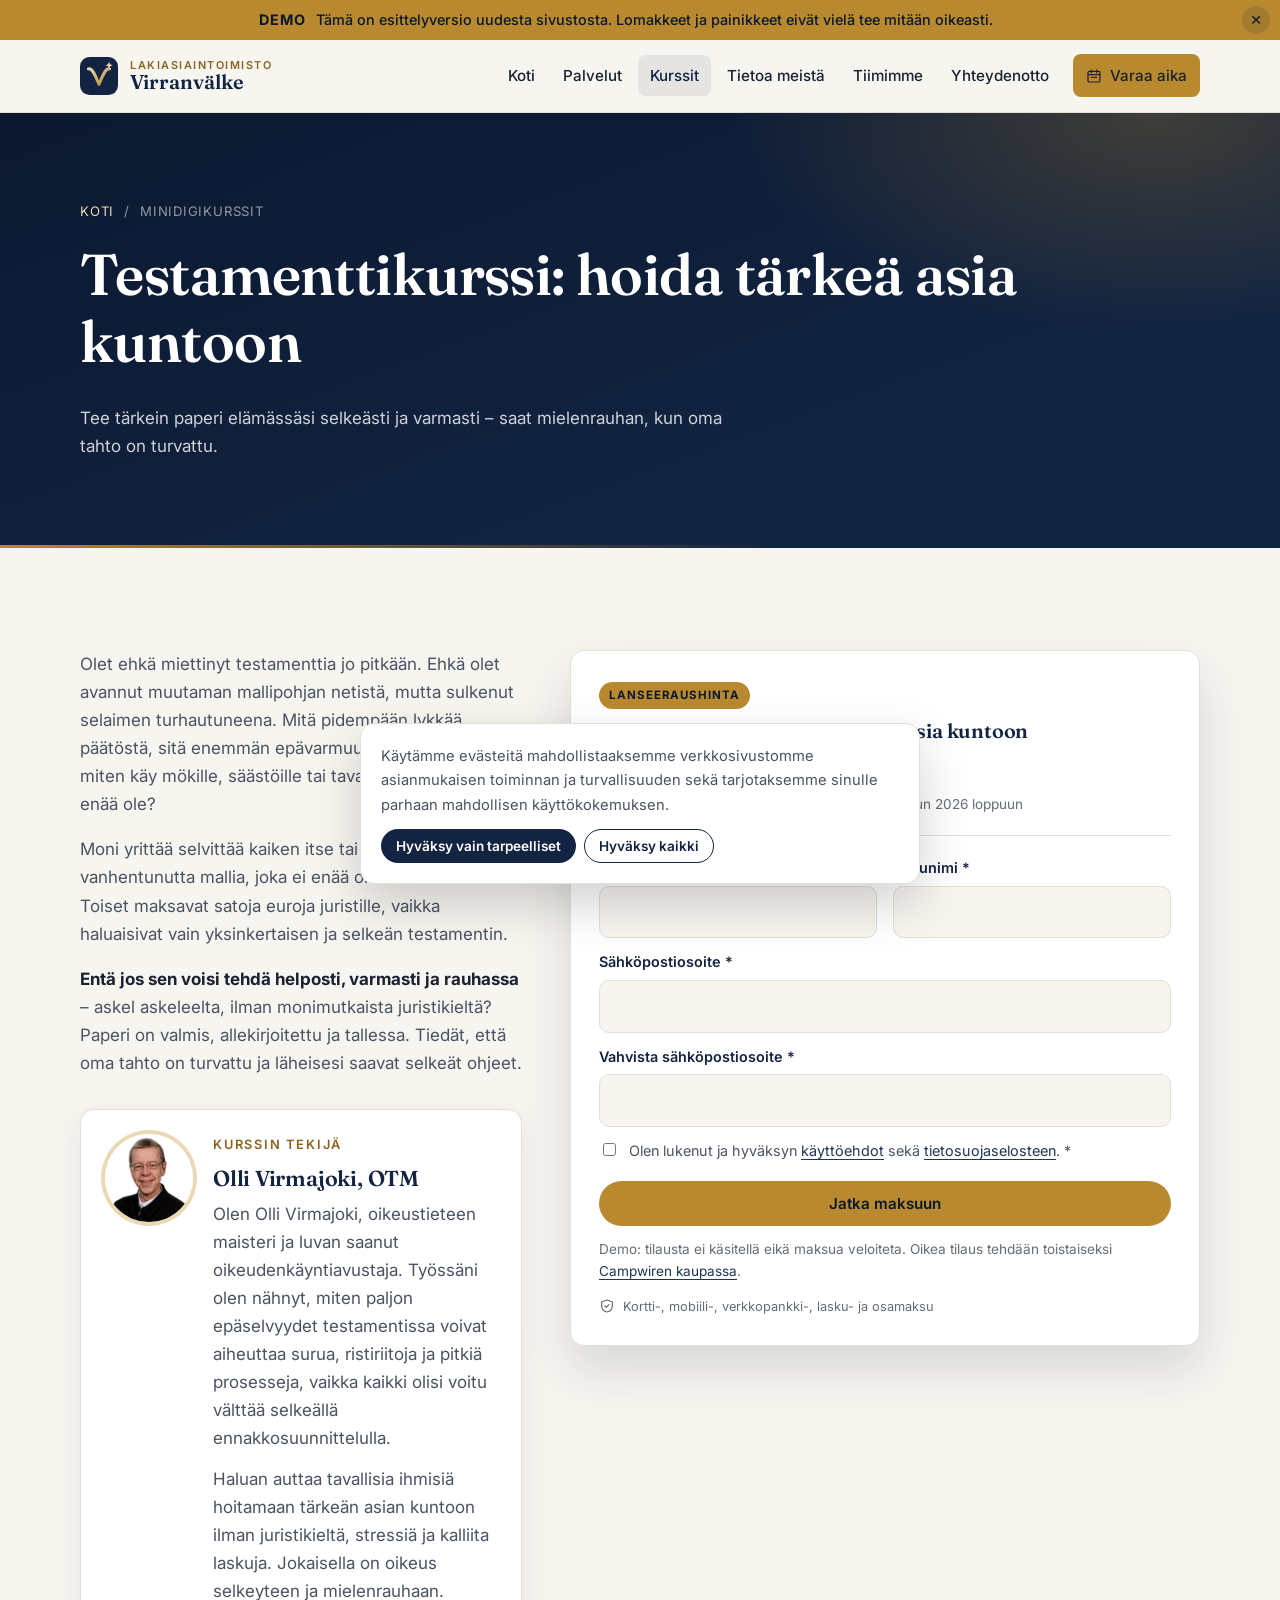
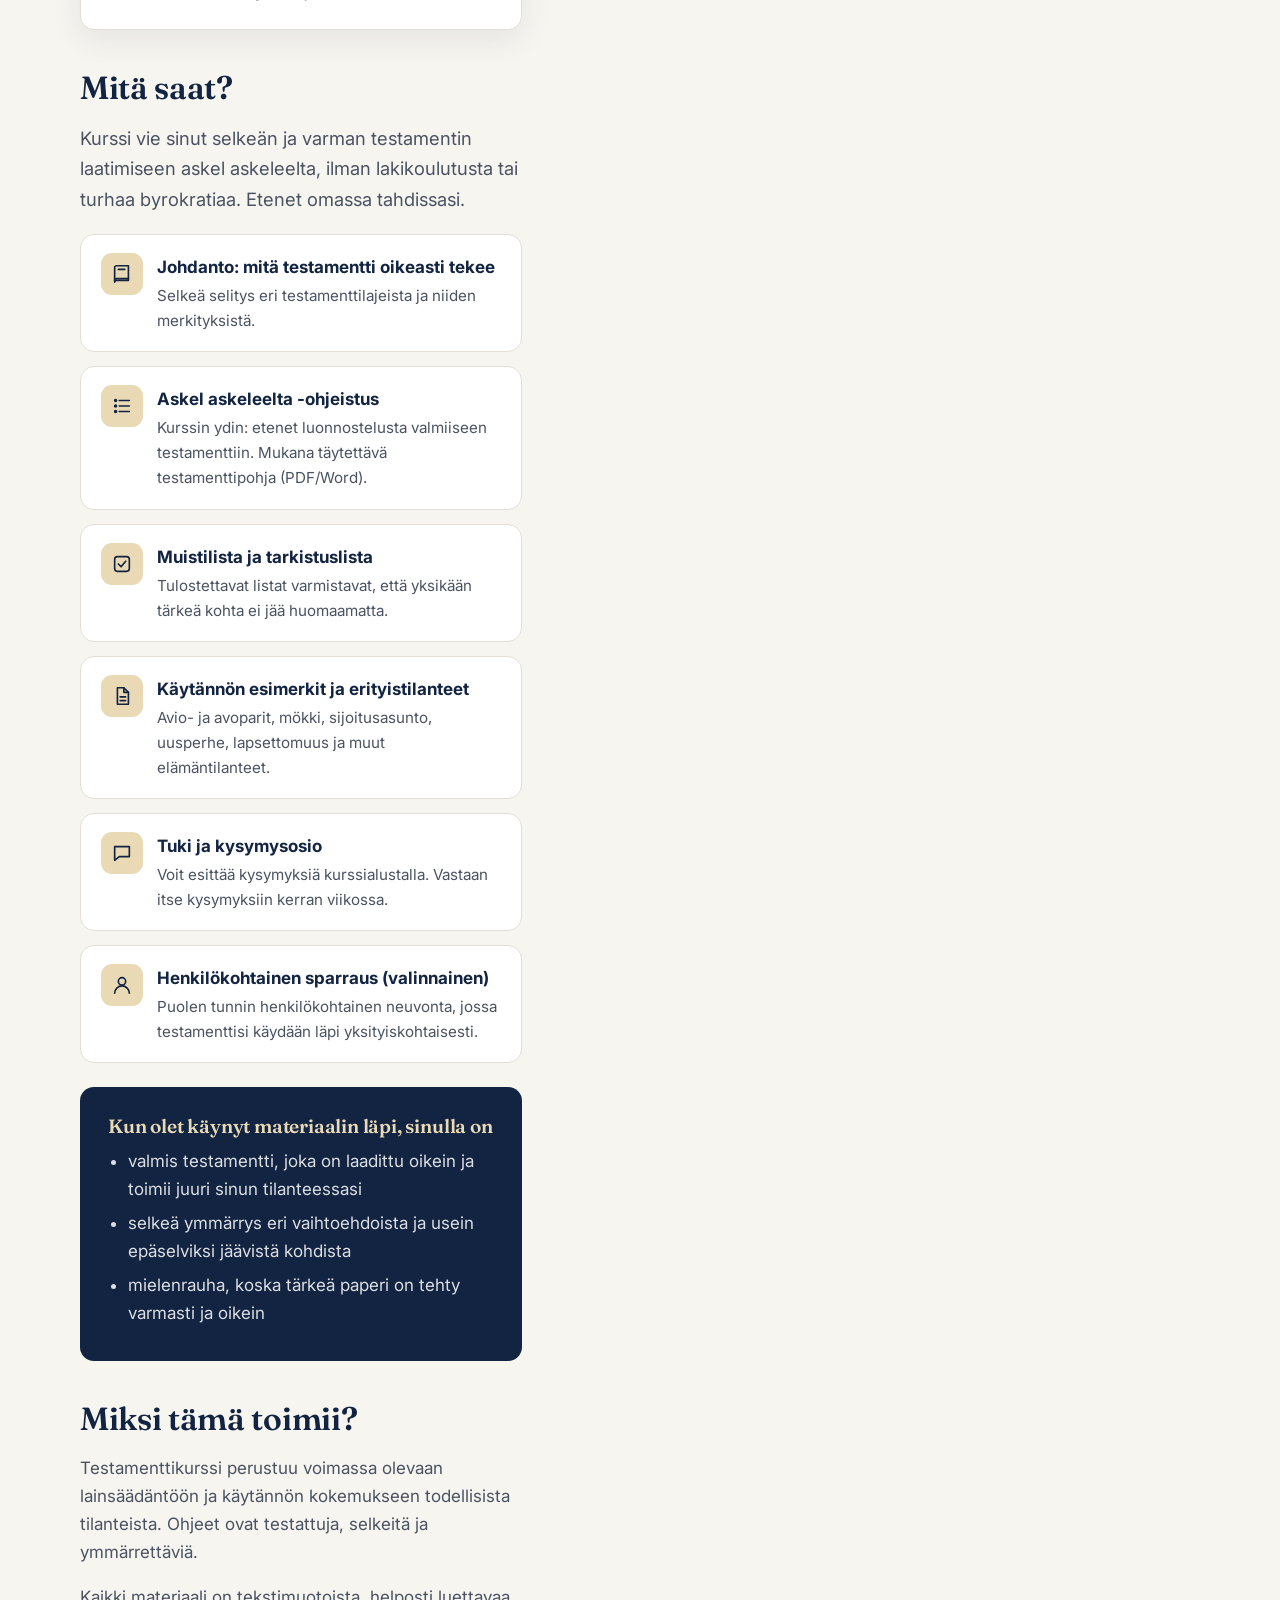
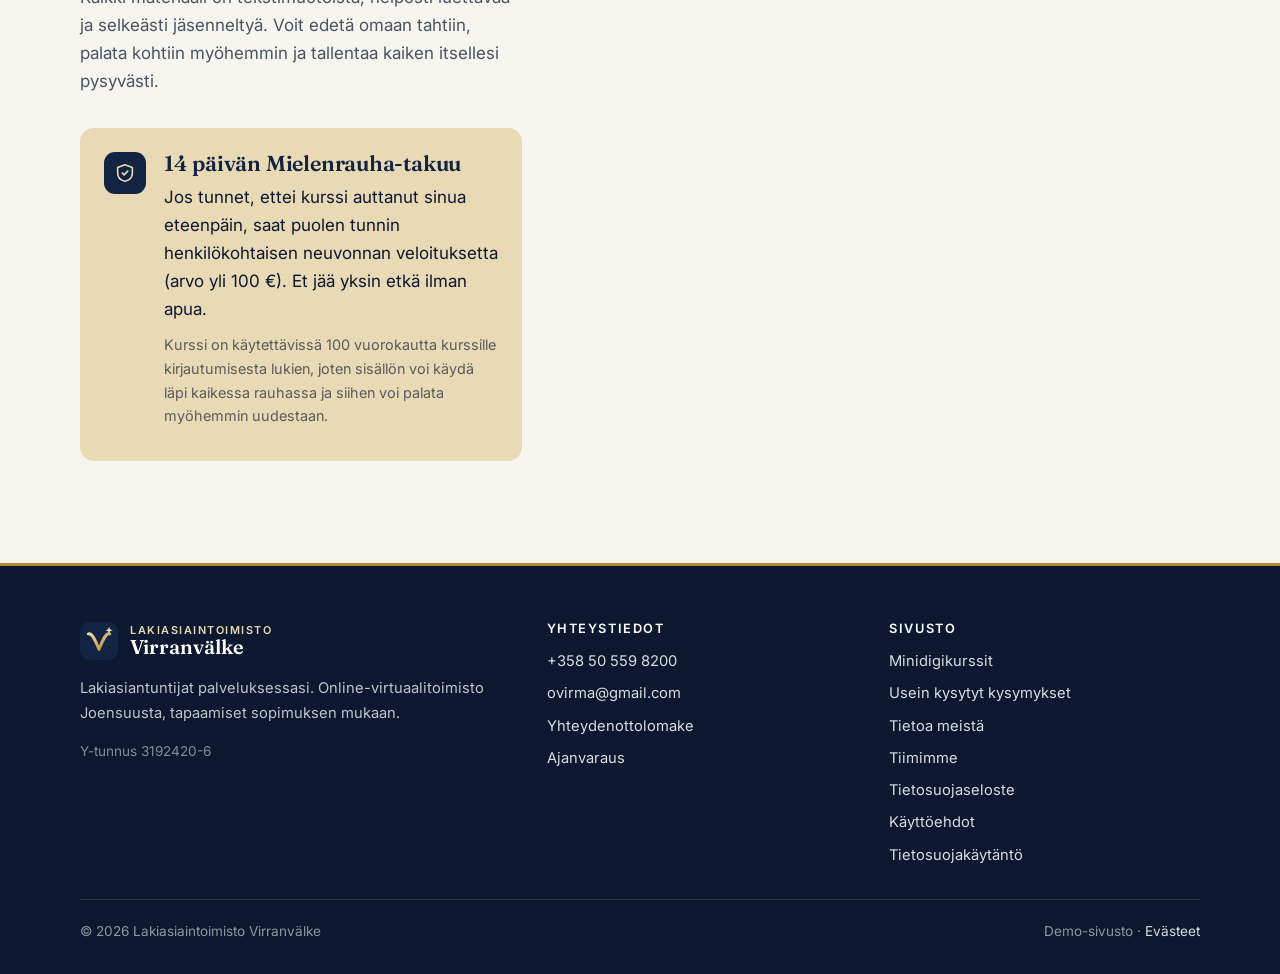
<file: kurssi-testamentti.html>
<!DOCTYPE html>
<html lang="fi">
<head>
<meta charset="utf-8">
<meta name="viewport" content="width=device-width, initial-scale=1">
<title>Testamenttikurssi: hoida tärkeä asia kuntoon – Lakiasiaintoimisto Virranvälke (demo)</title>
<meta name="description" content="Tee tärkein paperi elämässäsi selkeästi ja varmasti – saat mielenrauhan, kun oma tahto on turvattu.">
<meta name="robots" content="noindex">
<meta property="og:title" content="Testamenttikurssi: hoida tärkeä asia kuntoon – Lakiasiaintoimisto Virranvälke">
<meta property="og:description" content="Tee tärkein paperi elämässäsi selkeästi ja varmasti – saat mielenrauhan, kun oma tahto on turvattu.">
<meta property="og:type" content="website">
<meta property="og:locale" content="fi_FI">
<meta name="theme-color" content="#122441">
<link rel="preconnect" href="https://fonts.googleapis.com">
<link rel="preconnect" href="https://fonts.gstatic.com" crossorigin>
<link href="https://fonts.googleapis.com/css2?family=Fraunces:opsz,wght@9..144,500;9..144,600&family=Inter:wght@400;500;600;700&display=swap" rel="stylesheet">
<link rel="stylesheet" href="assets/style.css?v=13">
<link rel="icon" href="data:image/svg+xml,%3Csvg xmlns='http://www.w3.org/2000/svg' viewBox='0 0 64 64'%3E%3Crect width='64' height='64' rx='16' fill='%23122441'/%3E%3Cpath d='M14 20 C 21 18, 26 32, 32 46 C 38 32, 43 18, 50 20' fill='none' stroke='%23d6b86a' stroke-width='6' stroke-linecap='round' stroke-linejoin='round'/%3E%3Cpath d='M49 8 l1.7 4.3 4.3 1.7 -4.3 1.7 -1.7 4.3 -1.7 -4.3 -4.3 -1.7 4.3 -1.7z' fill='%23e9d9b5'/%3E%3C/svg%3E">
</head>
<body>
<a class="skip-link" href="#main">Siirry sisältöön</a>
<div class="demo-banner" id="demo-banner"><span><strong>Demo</strong> Tämä on esittelyversio uudesta sivustosta. Lomakkeet ja painikkeet eivät vielä tee mitään oikeasti.</span><button class="demo-close" type="button" aria-label="Sulje demo-ilmoitus" data-demo-close>&times;</button></div>
<header class="site-header">
  <div class="container">
    <a class="brand" href="index.html"><svg class="brand-mark" width="38" height="38" viewBox="0 0 64 64" aria-hidden="true"><defs><linearGradient id="vv-h" x1="0" y1="0" x2="1" y2="1"><stop offset="0" stop-color="#e9d9b5"/><stop offset="1" stop-color="#b8892f"/></linearGradient></defs><rect width="64" height="64" rx="16" fill="#122441"/><path d="M14 20 C 21 18, 26 32, 32 46 C 38 32, 43 18, 50 20" fill="none" stroke="url(#vv-h)" stroke-width="5" stroke-linecap="round" stroke-linejoin="round"/><path d="M49 8 l1.7 4.3 4.3 1.7 -4.3 1.7 -1.7 4.3 -1.7 -4.3 -4.3 -1.7 4.3 -1.7z" fill="#e9d9b5"/></svg><span class="brand-text"><small>Lakiasiaintoimisto</small><span>Virranvälke</span></span></a>
    <button class="nav-toggle" aria-label="Valikko" aria-expanded="false" aria-controls="nav">
      <svg width="22" height="22" viewBox="0 0 24 24" fill="none" stroke="currentColor" stroke-width="2" stroke-linecap="round"><path d="M4 7h16M4 12h16M4 17h16"/></svg>
    </button>
    <nav class="nav" id="nav"><a href="index.html">Koti</a><a href="index.html#palvelut">Palvelut</a><a href="index.html#kurssit" aria-current="page">Kurssit</a><a href="tietoa-meista.html">Tietoa meistä</a><a href="tiimimme.html">Tiimimme</a><a href="yhteydenotto.html">Yhteydenotto</a><a class="btn btn-gold btn-sm" href="ajanvaraus.html"><svg width="24" height="24" viewBox="0 0 24 24" fill="none" stroke="currentColor" stroke-width="1.8" stroke-linecap="round" stroke-linejoin="round"><rect x="3" y="5" width="18" height="16" rx="2"/><path d="M3 10h18"/><path d="M8 3v4"/><path d="M16 3v4"/><path d="M8 14h3"/><path d="M13 14h3"/></svg> Varaa aika</a></nav>
  </div>
</header>
<main id="main">
<section class="page-hero">
  <div class="container">
    <nav class="crumbs" aria-label="Murupolku"><a href="index.html">Koti</a><span>/</span><span>Minidigikurssit</span></nav>
    <h1>Testamenttikurssi: hoida tärkeä asia kuntoon</h1>
    <p>Tee tärkein paperi elämässäsi selkeästi ja varmasti – saat mielenrauhan, kun oma tahto on turvattu.</p>
  </div>
</section>

<section class="section">
  <div class="container course-layout">
    <div class="course-body">
      <div class="prose">
        <p>Olet ehkä miettinyt testamenttia jo pitkään. Ehkä olet avannut muutaman mallipohjan netistä, mutta sulkenut selaimen turhautuneena. Mitä pidempään lykkää päätöstä, sitä enemmän epävarmuus painaa mieltä: miten käy mökille, säästöille tai tavaroille, kun minua ei enää ole?</p><p>Moni yrittää selvittää kaiken itse tai käyttää vanhentunutta mallia, joka ei enää ole lainvoimainen. Toiset maksavat satoja euroja juristille, vaikka haluaisivat vain yksinkertaisen ja selkeän testamentin.</p><p><strong>Entä jos sen voisi tehdä helposti, varmasti ja rauhassa</strong> – askel askeleelta, ilman monimutkaista juristikieltä? Paperi on valmis, allekirjoitettu ja tallessa. Tiedät, että oma tahto on turvattu ja läheisesi saavat selkeät ohjeet.</p>
      </div>

      <div class="author-box reveal">
        <img class="photo" src="assets/img/olli-virmajoki-400.jpg" alt="Olli Virmajoki" width="400" height="400" loading="lazy">
        <div>
          <div class="eyebrow">Kurssin tekijä</div>
          <h3>Olli Virmajoki, OTM</h3>
          <p>Olen Olli Virmajoki, oikeustieteen maisteri ja luvan saanut oikeudenkäyntiavustaja. Työssäni olen nähnyt, miten paljon epäselvyydet testamentissa voivat aiheuttaa surua, ristiriitoja ja pitkiä prosesseja, vaikka kaikki olisi voitu välttää selkeällä ennakkosuunnittelulla.</p><p>Haluan auttaa tavallisia ihmisiä hoitamaan tärkeän asian kuntoon ilman juristikieltä, stressiä ja kalliita laskuja. Jokaisella on oikeus selkeyteen ja mielenrauhaan.</p>
        </div>
      </div>

      <h2>Mitä saat?</h2>
      <p class="lead">Kurssi vie sinut selkeän ja varman testamentin laatimiseen askel askeleelta, ilman lakikoulutusta tai turhaa byrokratiaa. Etenet omassa tahdissasi.</p>
      <ul class="includes reveal"><li><span class="inc-icon"><svg width="24" height="24" viewBox="0 0 24 24" fill="none" stroke="currentColor" stroke-width="1.8" stroke-linecap="round" stroke-linejoin="round"><path d="M4 5a2 2 0 0 1 2-2h13v16H6a2 2 0 0 0-2 2z"/><path d="M4 19a2 2 0 0 1 2-2h13"/><path d="M8 7h7"/></svg></span><div><strong>Johdanto: mitä testamentti oikeasti tekee</strong><p>Selkeä selitys eri testamenttilajeista ja niiden merkityksistä.</p></div></li><li><span class="inc-icon"><svg width="24" height="24" viewBox="0 0 24 24" fill="none" stroke="currentColor" stroke-width="1.8" stroke-linecap="round" stroke-linejoin="round"><path d="M9 6h11M9 12h11M9 18h11"/><circle cx="5" cy="6" r="1"/><circle cx="5" cy="12" r="1"/><circle cx="5" cy="18" r="1"/></svg></span><div><strong>Askel askeleelta -ohjeistus</strong><p>Kurssin ydin: etenet luonnostelusta valmiiseen testamenttiin. Mukana täytettävä testamenttipohja (PDF/Word).</p></div></li><li><span class="inc-icon"><svg width="24" height="24" viewBox="0 0 24 24" fill="none" stroke="currentColor" stroke-width="1.8" stroke-linecap="round" stroke-linejoin="round"><rect x="4" y="4" width="16" height="16" rx="3"/><path d="M8 12l3 3 5-6"/></svg></span><div><strong>Muistilista ja tarkistuslista</strong><p>Tulostettavat listat varmistavat, että yksikään tärkeä kohta ei jää huomaamatta.</p></div></li><li><span class="inc-icon"><svg width="24" height="24" viewBox="0 0 24 24" fill="none" stroke="currentColor" stroke-width="1.8" stroke-linecap="round" stroke-linejoin="round"><path d="M7 3h7l5 5v13H7z"/><path d="M14 3v5h5"/><path d="M10 13h6M10 17h6"/></svg></span><div><strong>Käytännön esimerkit ja erityistilanteet</strong><p>Avio- ja avoparit, mökki, sijoitusasunto, uusperhe, lapsettomuus ja muut elämäntilanteet.</p></div></li><li><span class="inc-icon"><svg width="24" height="24" viewBox="0 0 24 24" fill="none" stroke="currentColor" stroke-width="1.8" stroke-linecap="round" stroke-linejoin="round"><path d="M4 5h16v11H9l-5 4z"/></svg></span><div><strong>Tuki ja kysymysosio</strong><p>Voit esittää kysymyksiä kurssialustalla. Vastaan itse kysymyksiin kerran viikossa.</p></div></li><li><span class="inc-icon"><svg width="24" height="24" viewBox="0 0 24 24" fill="none" stroke="currentColor" stroke-width="1.8" stroke-linecap="round" stroke-linejoin="round"><circle cx="12" cy="8" r="4"/><path d="M4 21a8 8 0 0 1 16 0"/></svg></span><div><strong>Henkilökohtainen sparraus (valinnainen)</strong><p>Puolen tunnin henkilökohtainen neuvonta, jossa testamenttisi käydään läpi yksityiskohtaisesti.</p></div></li></ul>

      <div class="outcome-box reveal">
        <h3>Kun olet käynyt materiaalin läpi, sinulla on</h3>
        <ul><li>valmis testamentti, joka on laadittu oikein ja toimii juuri sinun tilanteessasi</li><li>selkeä ymmärrys eri vaihtoehdoista ja usein epäselviksi jäävistä kohdista</li><li>mielenrauha, koska tärkeä paperi on tehty varmasti ja oikein</li></ul>
      </div>

      <h2>Miksi tämä toimii?</h2>
      <div class="prose"><p>Testamenttikurssi perustuu voimassa olevaan lainsäädäntöön ja käytännön kokemukseen todellisista tilanteista. Ohjeet ovat testattuja, selkeitä ja ymmärrettäviä.</p><p>Kaikki materiaali on tekstimuotoista, helposti luettavaa ja selkeästi jäsenneltyä. Voit edetä omaan tahtiin, palata kohtiin myöhemmin ja tallentaa kaiken itsellesi pysyvästi.</p></div>

      <div class="guarantee reveal">
        <span class="inc-icon"><svg width="24" height="24" viewBox="0 0 24 24" fill="none" stroke="currentColor" stroke-width="1.8" stroke-linecap="round" stroke-linejoin="round"><path d="M12 3l8 3v6c0 5-3.5 8-8 9-4.5-1-8-4-8-9V6z"/><path d="M9 12l2 2 4-4"/></svg></span>
        <div>
          <h3>14 päivän Mielenrauha-takuu</h3>
          <p>Jos tunnet, ettei kurssi auttanut sinua eteenpäin, saat puolen tunnin henkilökohtaisen neuvonnan veloituksetta (arvo yli 100 €). Et jää yksin etkä ilman apua.</p>
          <p class="muted">Kurssi on käytettävissä 100 vuorokautta kurssille kirjautumisesta lukien, joten sisällön voi käydä läpi kaikessa rauhassa ja siihen voi palata myöhemmin uudestaan.</p>
        </div>
      </div>
    </div>

    <aside class="order-card reveal" id="order">
      <div class="order-head">
        <span class="badge">Lanseeraushinta</span>
        <h3>Testamenttikurssi: hoida tärkeä asia kuntoon</h3>
        <div class="price-row">
          <strong>59,00 €</strong>
          <s>79,00 €</s>
        </div>
        <p class="muted">sis. alv 25,5 % · lanseeraushinta voimassa lokakuun 2026 loppuun</p>
      </div>
      <form class="order-form" id="order-form" novalidate>
        <div class="fields-2">
          <div class="field"><label for="o-first">Etunimi *</label><input id="o-first" name="first" type="text" required autocomplete="given-name"></div>
          <div class="field"><label for="o-last">Sukunimi *</label><input id="o-last" name="last" type="text" required autocomplete="family-name"></div>
        </div>
        <div class="field"><label for="o-email">Sähköpostiosoite *</label><input id="o-email" name="email" type="email" required autocomplete="email"></div>
        <div class="field"><label for="o-email2">Vahvista sähköpostiosoite *</label><input id="o-email2" name="email2" type="email" required autocomplete="email"></div>
        <label class="check"><input type="checkbox" required><span>Olen lukenut ja hyväksyn <a href="kayttoehdot.html">käyttöehdot</a> sekä <a href="tietosuojaseloste.html">tietosuojaselosteen</a>. *</span></label>
        <button class="btn btn-gold" type="submit">Jatka maksuun</button>
        <p class="form-demo">Demo: tilausta ei käsitellä eikä maksua veloiteta. Oikea tilaus tehdään toistaiseksi <a href="https://lakitstoviva.campwire.com/checkout/testamenttikurssi-hoida-tarkea-asia-kuntoon-mielenrauhaa-ja-selkeytta-8a8e5426" target="_blank" rel="noopener">Campwiren kaupassa</a>.</p>
        <p class="pay-note"><svg width="24" height="24" viewBox="0 0 24 24" fill="none" stroke="currentColor" stroke-width="1.8" stroke-linecap="round" stroke-linejoin="round"><path d="M12 3l8 3v6c0 5-3.5 8-8 9-4.5-1-8-4-8-9V6z"/><path d="M9 12l2 2 4-4"/></svg> Kortti-, mobiili-, verkkopankki-, lasku- ja osamaksu</p>
      </form>
      <div class="order-done" id="order-done" hidden>
        <span class="inc-icon"><svg width="24" height="24" viewBox="0 0 24 24" fill="none" stroke="currentColor" stroke-width="1.8" stroke-linecap="round" stroke-linejoin="round"><rect x="4" y="4" width="16" height="16" rx="3"/><path d="M8 12l3 3 5-6"/></svg></span>
        <h3>Kiitos tilauksestasi! (demo)</h3>
        <p>Oikeassa versiossa siirtyisit nyt maksuvaiheeseen ja saisit kurssin kirjautumistiedot sähköpostiisi osoitteeseen <strong id="order-email"></strong>.</p>
        <p class="muted">Tämä on esittelyversio: mitään ei lähetetty eikä veloitettu.</p>
        <button class="btn btn-outline btn-sm" type="button" data-order-reset>Palaa lomakkeeseen</button>
      </div>
    </aside>
  </div>
</section>
</main>
<footer class="site-footer">
  <div class="container">
    <div class="footer-grid">
      <div>
        <a class="brand brand-footer" href="index.html"><svg class="brand-mark" width="38" height="38" viewBox="0 0 64 64" aria-hidden="true"><defs><linearGradient id="vv-f" x1="0" y1="0" x2="1" y2="1"><stop offset="0" stop-color="#e9d9b5"/><stop offset="1" stop-color="#b8892f"/></linearGradient></defs><rect width="64" height="64" rx="16" fill="#122441"/><path d="M14 20 C 21 18, 26 32, 32 46 C 38 32, 43 18, 50 20" fill="none" stroke="url(#vv-f)" stroke-width="5" stroke-linecap="round" stroke-linejoin="round"/><path d="M49 8 l1.7 4.3 4.3 1.7 -4.3 1.7 -1.7 4.3 -1.7 -4.3 -4.3 -1.7 4.3 -1.7z" fill="#e9d9b5"/></svg><span class="brand-text"><small>Lakiasiaintoimisto</small><span>Virranvälke</span></span></a>
        <p>Lakiasiantuntijat palveluksessasi. Online-virtuaalitoimisto Joensuusta, tapaamiset sopimuksen mukaan.</p>
        <p class="footer-meta">Y-tunnus 3192420-6</p>
      </div>
      <div>
        <h4>Yhteystiedot</h4>
        <ul>
          <li><a href="tel:+358505598200">+358 50 559 8200</a></li>
          <li><a href="mailto:ovirma@gmail.com">ovirma@gmail.com</a></li>
          <li><a href="yhteydenotto.html">Yhteydenottolomake</a></li>
          <li><a href="ajanvaraus.html">Ajanvaraus</a></li>
        </ul>
      </div>
      <div>
        <h4>Sivusto</h4>
        <ul>
          <li><a href="index.html#kurssit">Minidigikurssit</a></li>
          <li><a href="index.html#ukk">Usein kysytyt kysymykset</a></li>
          <li><a href="tietoa-meista.html">Tietoa meistä</a></li>
          <li><a href="tiimimme.html">Tiimimme</a></li>
          <li><a href="tietosuojaseloste.html">Tietosuojaseloste</a></li>
          <li><a href="kayttoehdot.html">Käyttöehdot</a></li>
          <li><a href="tietosuojakaytanto.html">Tietosuojakäytäntö</a></li>
        </ul>
      </div>
    </div>
    <div class="footer-bottom">
      <span>© 2026 Lakiasiaintoimisto Virranvälke</span>
      <span>Demo-sivusto · <a href="#" data-cookie-open>Evästeet</a></span>
    </div>
  </div>
</footer>

<div class="cookie" id="cookie" role="dialog" aria-label="Evästeet">
  <p>Käytämme evästeitä mahdollistaaksemme verkkosivustomme asianmukaisen toiminnan ja turvallisuuden sekä tarjotaksemme sinulle parhaan mahdollisen käyttökokemuksen.</p>
  <div class="cookie-actions">
    <button class="btn btn-primary btn-sm" data-cookie="necessary">Hyväksy vain tarpeelliset</button>
    <button class="btn btn-outline btn-sm" data-cookie="all">Hyväksy kaikki</button>
  </div>
</div>
<div class="toast" id="toast" role="status" aria-live="polite"></div>
<script src="assets/main.js?v=7"></script>
</body>
</html>
</file>
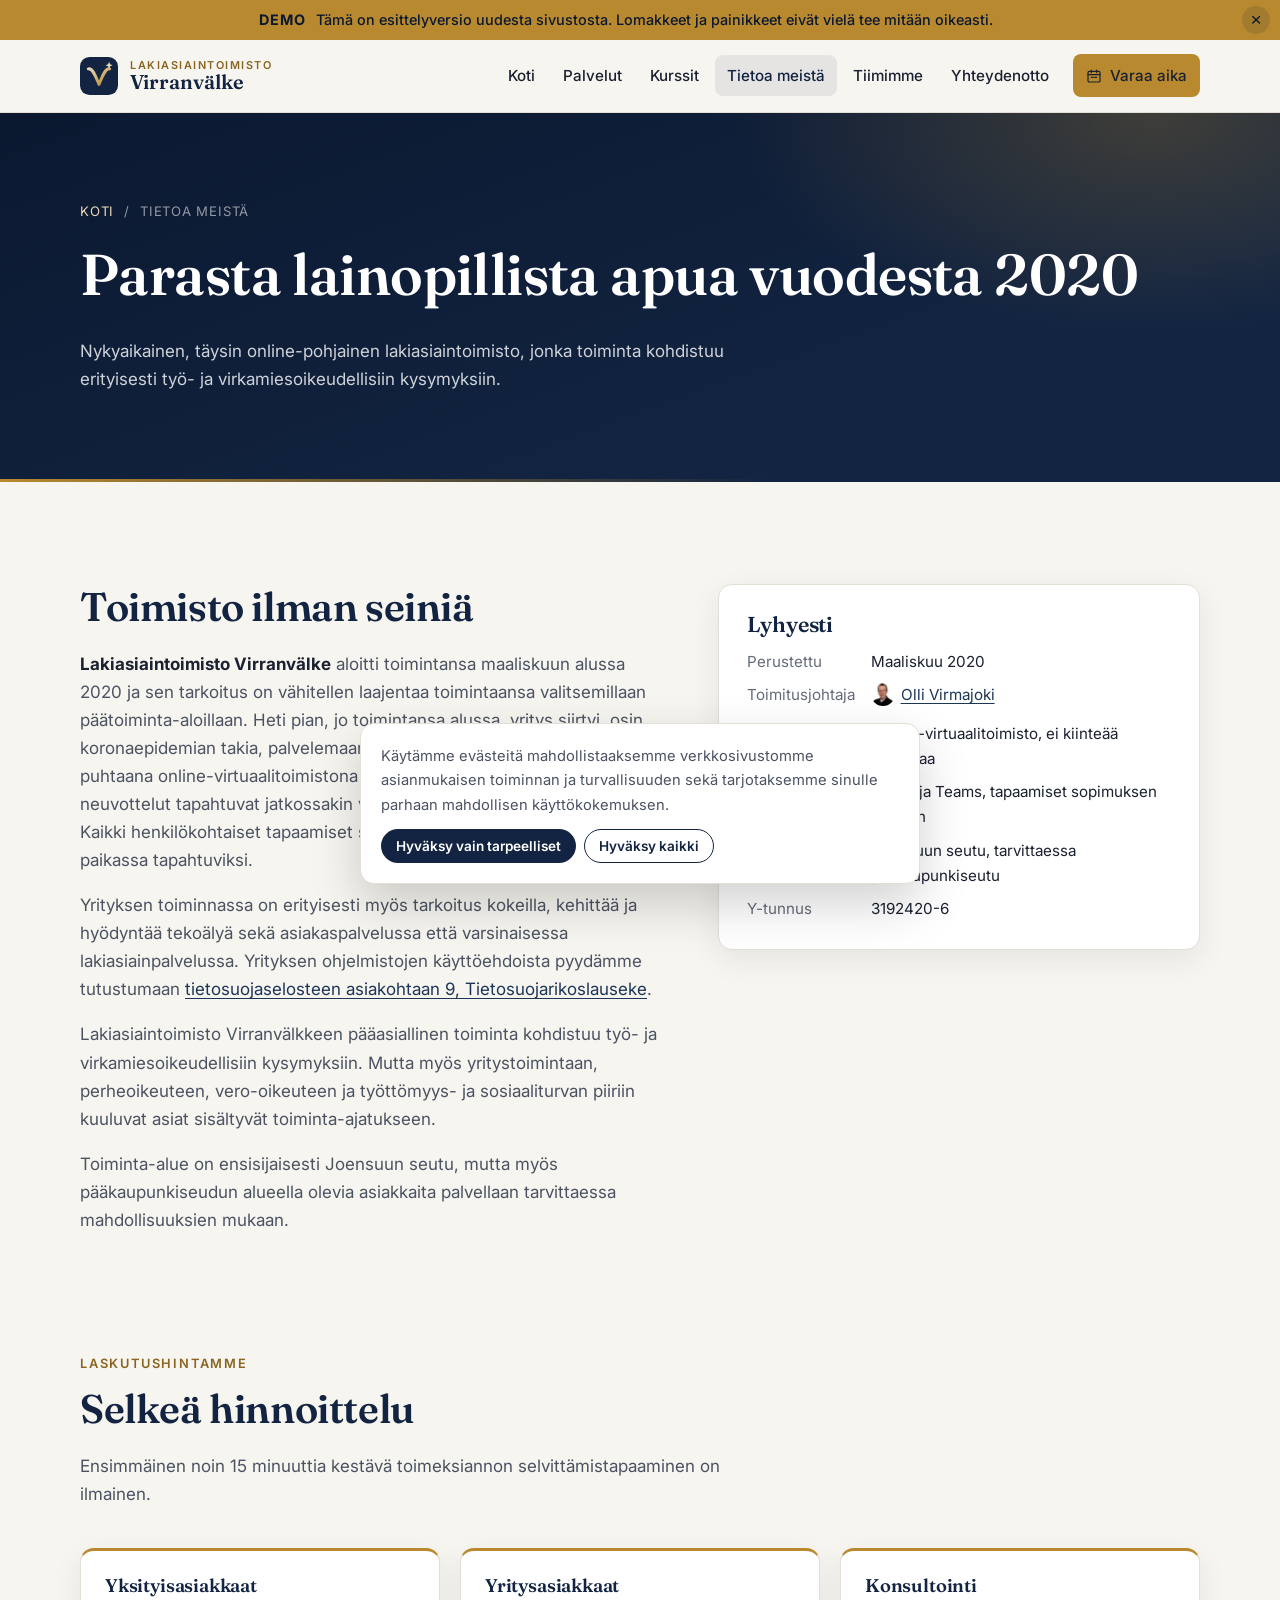
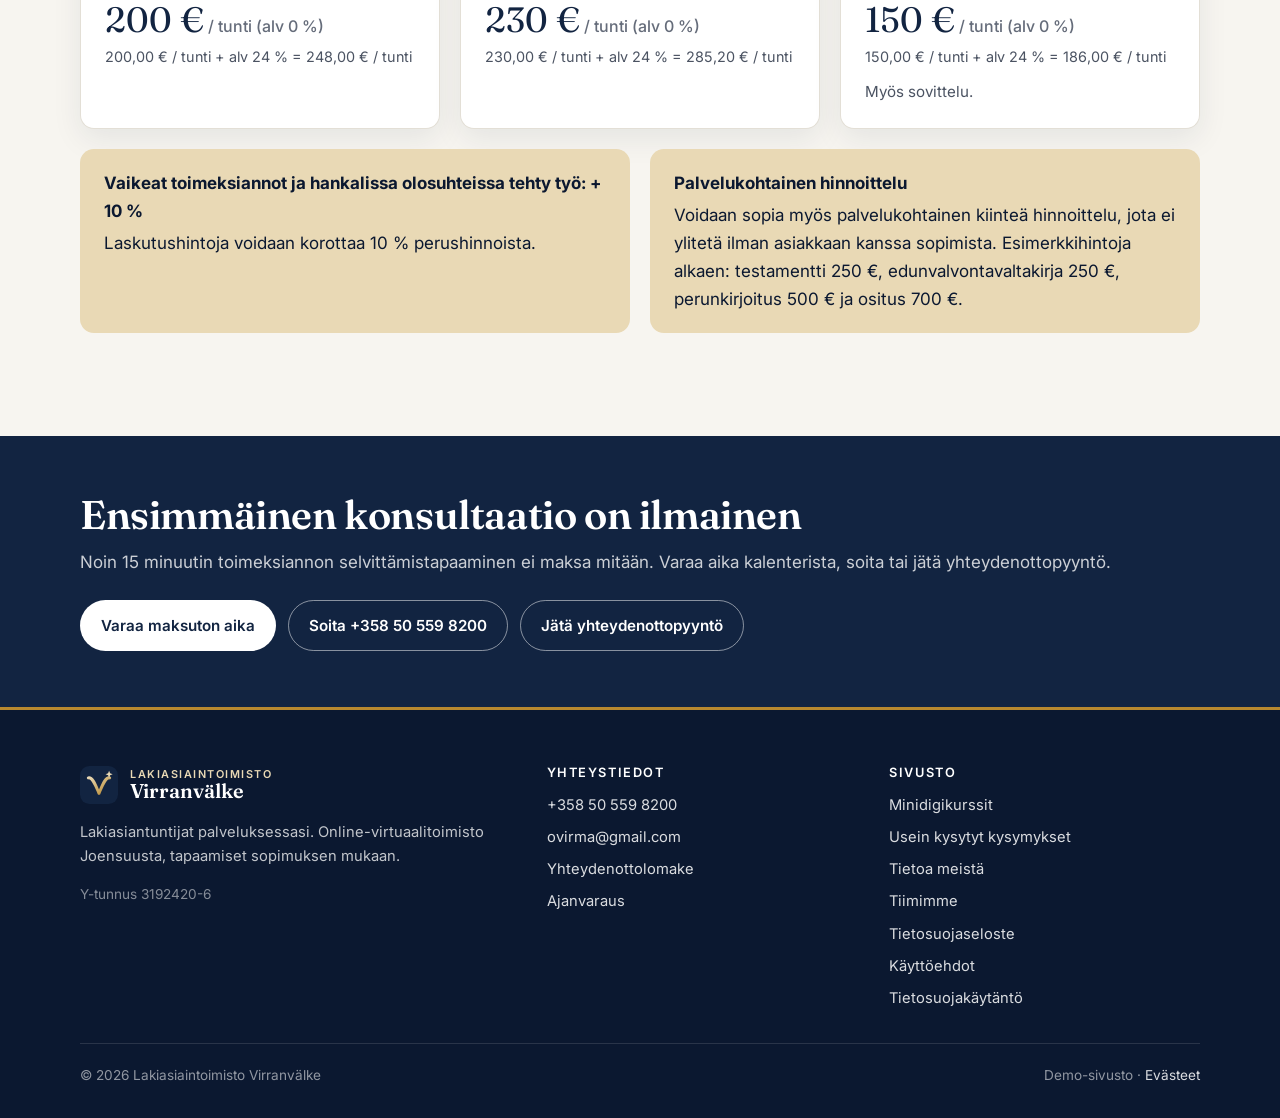
<file: tietoa-meista.html>
<!DOCTYPE html>
<html lang="fi">
<head>
<meta charset="utf-8">
<meta name="viewport" content="width=device-width, initial-scale=1">
<title>Tietoa meistä – Lakiasiaintoimisto Virranvälke (demo)</title>
<meta name="description" content="Lakiasiaintoimisto Virranvälke on vuonna 2020 perustettu online-virtuaalitoimisto. Parasta lainopillista apua Joensuun seudulla ja pääkaupunkiseudulla.">
<meta name="robots" content="noindex">
<meta property="og:title" content="Tietoa meistä – Lakiasiaintoimisto Virranvälke">
<meta property="og:description" content="Lakiasiaintoimisto Virranvälke on vuonna 2020 perustettu online-virtuaalitoimisto. Parasta lainopillista apua Joensuun seudulla ja pääkaupunkiseudulla.">
<meta property="og:type" content="website">
<meta property="og:locale" content="fi_FI">
<meta name="theme-color" content="#122441">
<link rel="preconnect" href="https://fonts.googleapis.com">
<link rel="preconnect" href="https://fonts.gstatic.com" crossorigin>
<link href="https://fonts.googleapis.com/css2?family=Fraunces:opsz,wght@9..144,500;9..144,600&family=Inter:wght@400;500;600;700&display=swap" rel="stylesheet">
<link rel="stylesheet" href="assets/style.css?v=13">
<link rel="icon" href="data:image/svg+xml,%3Csvg xmlns='http://www.w3.org/2000/svg' viewBox='0 0 64 64'%3E%3Crect width='64' height='64' rx='16' fill='%23122441'/%3E%3Cpath d='M14 20 C 21 18, 26 32, 32 46 C 38 32, 43 18, 50 20' fill='none' stroke='%23d6b86a' stroke-width='6' stroke-linecap='round' stroke-linejoin='round'/%3E%3Cpath d='M49 8 l1.7 4.3 4.3 1.7 -4.3 1.7 -1.7 4.3 -1.7 -4.3 -4.3 -1.7 4.3 -1.7z' fill='%23e9d9b5'/%3E%3C/svg%3E">
</head>
<body>
<a class="skip-link" href="#main">Siirry sisältöön</a>
<div class="demo-banner" id="demo-banner"><span><strong>Demo</strong> Tämä on esittelyversio uudesta sivustosta. Lomakkeet ja painikkeet eivät vielä tee mitään oikeasti.</span><button class="demo-close" type="button" aria-label="Sulje demo-ilmoitus" data-demo-close>&times;</button></div>
<header class="site-header">
  <div class="container">
    <a class="brand" href="index.html"><svg class="brand-mark" width="38" height="38" viewBox="0 0 64 64" aria-hidden="true"><defs><linearGradient id="vv-h" x1="0" y1="0" x2="1" y2="1"><stop offset="0" stop-color="#e9d9b5"/><stop offset="1" stop-color="#b8892f"/></linearGradient></defs><rect width="64" height="64" rx="16" fill="#122441"/><path d="M14 20 C 21 18, 26 32, 32 46 C 38 32, 43 18, 50 20" fill="none" stroke="url(#vv-h)" stroke-width="5" stroke-linecap="round" stroke-linejoin="round"/><path d="M49 8 l1.7 4.3 4.3 1.7 -4.3 1.7 -1.7 4.3 -1.7 -4.3 -4.3 -1.7 4.3 -1.7z" fill="#e9d9b5"/></svg><span class="brand-text"><small>Lakiasiaintoimisto</small><span>Virranvälke</span></span></a>
    <button class="nav-toggle" aria-label="Valikko" aria-expanded="false" aria-controls="nav">
      <svg width="22" height="22" viewBox="0 0 24 24" fill="none" stroke="currentColor" stroke-width="2" stroke-linecap="round"><path d="M4 7h16M4 12h16M4 17h16"/></svg>
    </button>
    <nav class="nav" id="nav"><a href="index.html">Koti</a><a href="index.html#palvelut">Palvelut</a><a href="index.html#kurssit">Kurssit</a><a href="tietoa-meista.html" aria-current="page">Tietoa meistä</a><a href="tiimimme.html">Tiimimme</a><a href="yhteydenotto.html">Yhteydenotto</a><a class="btn btn-gold btn-sm" href="ajanvaraus.html"><svg width="24" height="24" viewBox="0 0 24 24" fill="none" stroke="currentColor" stroke-width="1.8" stroke-linecap="round" stroke-linejoin="round"><rect x="3" y="5" width="18" height="16" rx="2"/><path d="M3 10h18"/><path d="M8 3v4"/><path d="M16 3v4"/><path d="M8 14h3"/><path d="M13 14h3"/></svg> Varaa aika</a></nav>
  </div>
</header>
<main id="main">
<section class="page-hero">
  <div class="container">
    <nav class="crumbs" aria-label="Murupolku"><a href="index.html">Koti</a><span>/</span><span>Tietoa meistä</span></nav>
    <h1>Parasta lainopillista apua vuodesta 2020</h1>
    <p>Nykyaikainen, täysin online-pohjainen lakiasiaintoimisto, jonka toiminta kohdistuu erityisesti työ- ja virkamiesoikeudellisiin kysymyksiin.</p>
  </div>
</section>

<section class="section">
  <div class="container split">
    <div class="prose">
      <h2>Toimisto ilman seiniä</h2>
      <p><strong>Lakiasiaintoimisto Virranvälke</strong> aloitti toimintansa maaliskuun alussa 2020 ja sen tarkoitus on vähitellen laajentaa toimintaansa valitsemillaan päätoiminta-aloillaan. Heti pian, jo toimintansa alussa, yritys siirtyi, osin koronaepidemian takia, palvelemaan asiakkaitaan nykyaikaisena täysin puhtaana online-virtuaalitoimistona ilman kiinteää toimitilaa. Palaverit ja neuvottelut tapahtuvat jatkossakin verkossa Skype- ja Teams-yhteyksin. Kaikki henkilökohtaiset tapaamiset sovitaan erikseen luottamuksellisessa paikassa tapahtuviksi.</p>
      <p>Yrityksen toiminnassa on erityisesti myös tarkoitus kokeilla, kehittää ja hyödyntää tekoälyä sekä asiakaspalvelussa että varsinaisessa lakiasiainpalvelussa. Yrityksen ohjelmistojen käyttöehdoista pyydämme tutustumaan <a href="tietosuojaseloste.html#tietosuojarikoslauseke">tietosuojaselosteen asiakohtaan 9, Tietosuojarikoslauseke</a>.</p>
      <p>Lakiasiaintoimisto Virranvälkkeen pääasiallinen toiminta kohdistuu työ- ja virkamiesoikeudellisiin kysymyksiin. Mutta myös yritystoimintaan, perheoikeuteen, vero-oikeuteen ja työttömyys- ja sosiaaliturvan piiriin kuuluvat asiat sisältyvät toiminta-ajatukseen.</p>
      <p>Toiminta-alue on ensisijaisesti Joensuun seutu, mutta myös pääkaupunkiseudun alueella olevia asiakkaita palvellaan tarvittaessa mahdollisuuksien mukaan.</p>
    </div>
    <aside class="aside">
      <h3>Lyhyesti</h3>
      <dl>
        <dt>Perustettu</dt><dd>Maaliskuu 2020</dd>
        <dt>Toimitusjohtaja</dt><dd><a class="dd-person" href="tiimimme.html"><img class="photo photo-xs" src="assets/img/olli-virmajoki-400.jpg" alt="" width="400" height="400" loading="lazy">Olli Virmajoki</a></dd>
        <dt>Toimintatapa</dt><dd>Online-virtuaalitoimisto, ei kiinteää toimitilaa</dd>
        <dt>Palaverit</dt><dd>Skype ja Teams, tapaamiset sopimuksen mukaan</dd>
        <dt>Toiminta-alue</dt><dd>Joensuun seutu, tarvittaessa pääkaupunkiseutu</dd>
        <dt>Y-tunnus</dt><dd>3192420-6</dd>
      </dl>
    </aside>
  </div>
</section>

<section class="section" style="padding-top:0" id="hinnasto">
  <div class="container">
    <div class="section-head">
      <div class="eyebrow">Laskutushintamme</div>
      <h2>Selkeä hinnoittelu</h2>
      <p>Ensimmäinen noin 15 minuuttia kestävä toimeksiannon selvittämistapaaminen on ilmainen.</p>
    </div>
    <div class="pricing">
<div class="price-card reveal">
  <h3>Yksityisasiakkaat</h3>
  <div class="big">200 €<small> / tunti (alv 0 %)</small></div>
  <div class="vat">200,00 € / tunti + alv 24 % = 248,00 € / tunti</div>
  
</div><div class="price-card reveal">
  <h3>Yritysasiakkaat</h3>
  <div class="big">230 €<small> / tunti (alv 0 %)</small></div>
  <div class="vat">230,00 € / tunti + alv 24 % = 285,20 € / tunti</div>
  
</div><div class="price-card reveal">
  <h3>Konsultointi</h3>
  <div class="big">150 €<small> / tunti (alv 0 %)</small></div>
  <div class="vat">150,00 € / tunti + alv 24 % = 186,00 € / tunti</div>
  <p>Myös sovittelu.</p>
</div>
    </div>
    <div class="pricing-extra">
      <div class="callout">
        <strong>Vaikeat toimeksiannot ja hankalissa olosuhteissa tehty työ: + 10 %</strong>
        <p>Laskutushintoja voidaan korottaa 10 % perushinnoista.</p>
      </div>
      <div class="callout">
        <strong>Palvelukohtainen hinnoittelu</strong>
        <p>Voidaan sopia myös palvelukohtainen kiinteä hinnoittelu, jota ei ylitetä ilman asiakkaan kanssa sopimista. Esimerkkihintoja alkaen: testamentti 250 €, edunvalvontavaltakirja 250 €, perunkirjoitus 500 € ja ositus 700 €.</p>
      </div>
    </div>
  </div>
</section>
<section class="cta">
  <div class="container">
    <div>
      <h2>Ensimmäinen konsultaatio on ilmainen</h2>
      <p>Noin 15 minuutin toimeksiannon selvittämistapaaminen ei maksa mitään. Varaa aika kalenterista, soita tai jätä yhteydenottopyyntö.</p>
    </div>
    <div class="hero-actions">
      <a class="btn btn-light" href="ajanvaraus.html">Varaa maksuton aika</a>
      <a class="btn btn-outline-light" href="tel:+358505598200">Soita +358 50 559 8200</a>
      <a class="btn btn-outline-light" href="yhteydenotto.html">Jätä yhteydenottopyyntö</a>
    </div>
  </div>
</section>
</main>
<footer class="site-footer">
  <div class="container">
    <div class="footer-grid">
      <div>
        <a class="brand brand-footer" href="index.html"><svg class="brand-mark" width="38" height="38" viewBox="0 0 64 64" aria-hidden="true"><defs><linearGradient id="vv-f" x1="0" y1="0" x2="1" y2="1"><stop offset="0" stop-color="#e9d9b5"/><stop offset="1" stop-color="#b8892f"/></linearGradient></defs><rect width="64" height="64" rx="16" fill="#122441"/><path d="M14 20 C 21 18, 26 32, 32 46 C 38 32, 43 18, 50 20" fill="none" stroke="url(#vv-f)" stroke-width="5" stroke-linecap="round" stroke-linejoin="round"/><path d="M49 8 l1.7 4.3 4.3 1.7 -4.3 1.7 -1.7 4.3 -1.7 -4.3 -4.3 -1.7 4.3 -1.7z" fill="#e9d9b5"/></svg><span class="brand-text"><small>Lakiasiaintoimisto</small><span>Virranvälke</span></span></a>
        <p>Lakiasiantuntijat palveluksessasi. Online-virtuaalitoimisto Joensuusta, tapaamiset sopimuksen mukaan.</p>
        <p class="footer-meta">Y-tunnus 3192420-6</p>
      </div>
      <div>
        <h4>Yhteystiedot</h4>
        <ul>
          <li><a href="tel:+358505598200">+358 50 559 8200</a></li>
          <li><a href="mailto:ovirma@gmail.com">ovirma@gmail.com</a></li>
          <li><a href="yhteydenotto.html">Yhteydenottolomake</a></li>
          <li><a href="ajanvaraus.html">Ajanvaraus</a></li>
        </ul>
      </div>
      <div>
        <h4>Sivusto</h4>
        <ul>
          <li><a href="index.html#kurssit">Minidigikurssit</a></li>
          <li><a href="index.html#ukk">Usein kysytyt kysymykset</a></li>
          <li><a href="tietoa-meista.html">Tietoa meistä</a></li>
          <li><a href="tiimimme.html">Tiimimme</a></li>
          <li><a href="tietosuojaseloste.html">Tietosuojaseloste</a></li>
          <li><a href="kayttoehdot.html">Käyttöehdot</a></li>
          <li><a href="tietosuojakaytanto.html">Tietosuojakäytäntö</a></li>
        </ul>
      </div>
    </div>
    <div class="footer-bottom">
      <span>© 2026 Lakiasiaintoimisto Virranvälke</span>
      <span>Demo-sivusto · <a href="#" data-cookie-open>Evästeet</a></span>
    </div>
  </div>
</footer>

<div class="cookie" id="cookie" role="dialog" aria-label="Evästeet">
  <p>Käytämme evästeitä mahdollistaaksemme verkkosivustomme asianmukaisen toiminnan ja turvallisuuden sekä tarjotaksemme sinulle parhaan mahdollisen käyttökokemuksen.</p>
  <div class="cookie-actions">
    <button class="btn btn-primary btn-sm" data-cookie="necessary">Hyväksy vain tarpeelliset</button>
    <button class="btn btn-outline btn-sm" data-cookie="all">Hyväksy kaikki</button>
  </div>
</div>
<div class="toast" id="toast" role="status" aria-live="polite"></div>
<script src="assets/main.js?v=7"></script>
</body>
</html>
</file>
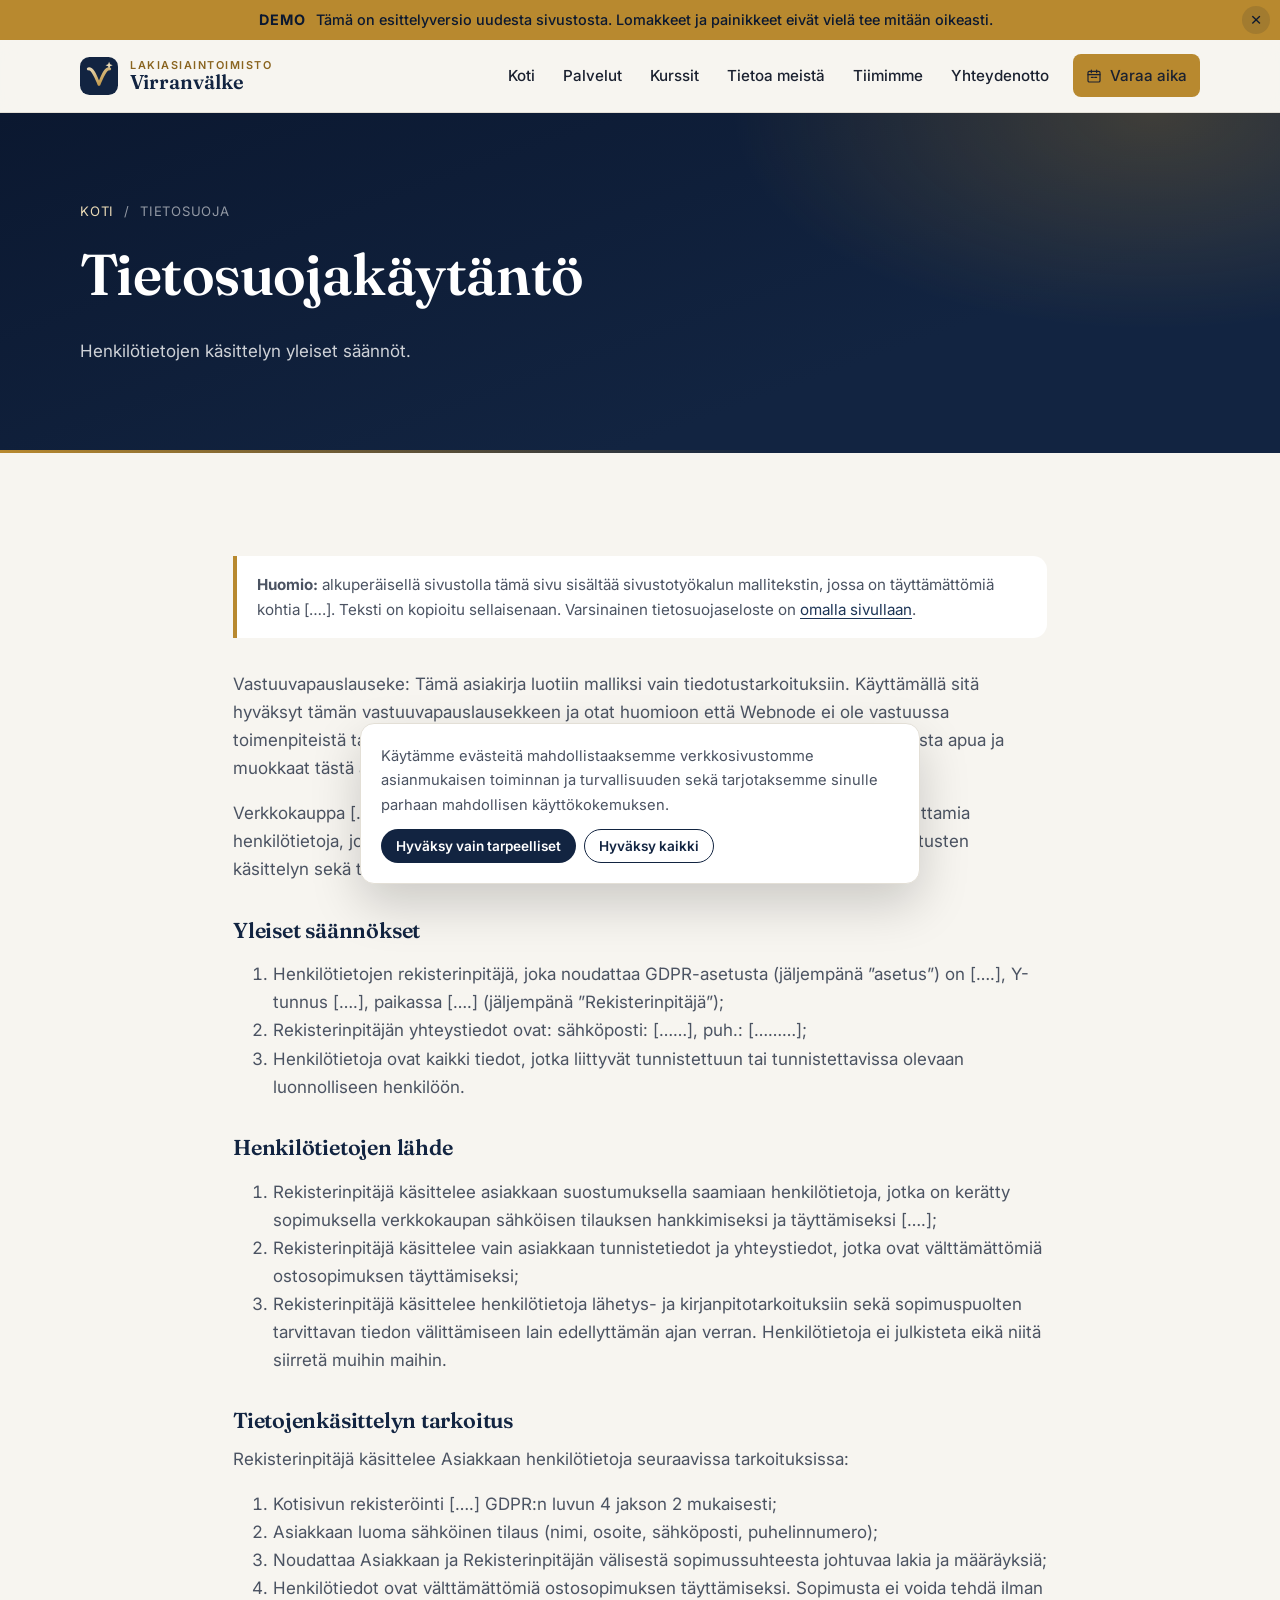
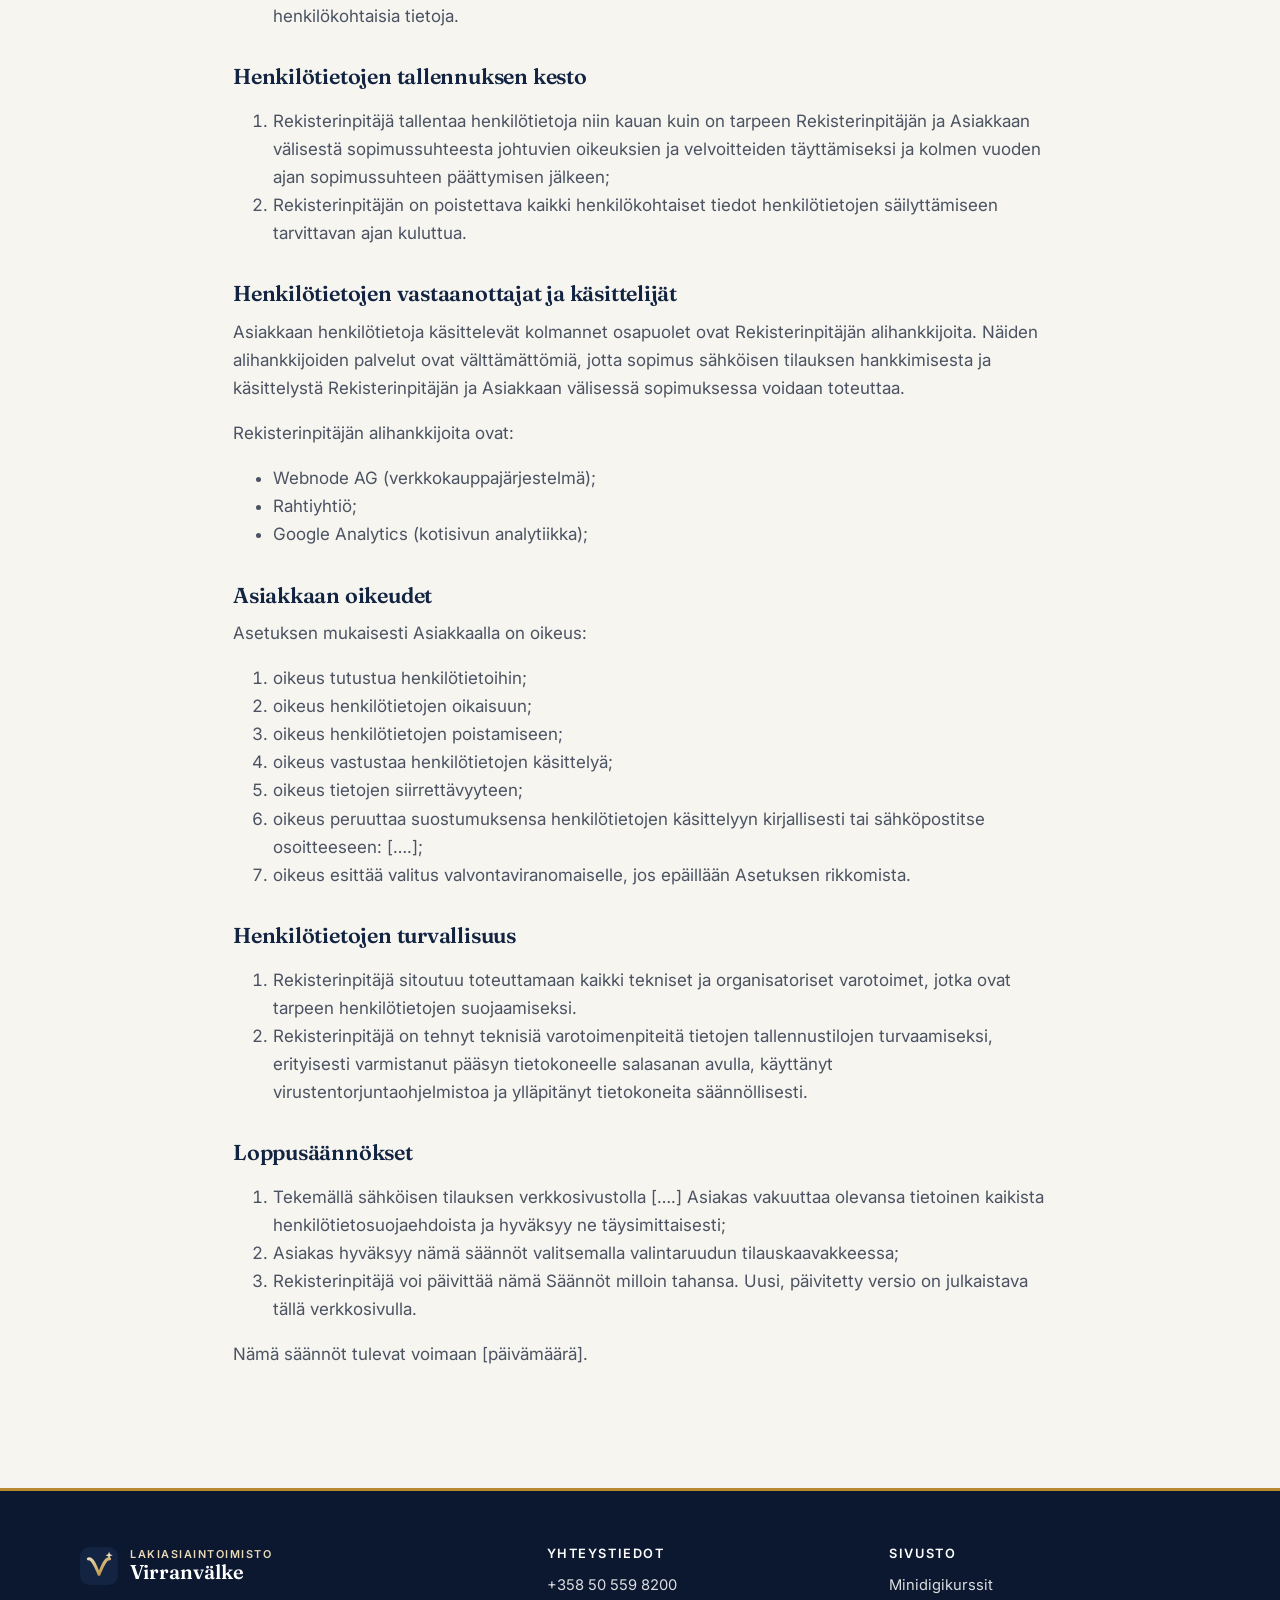
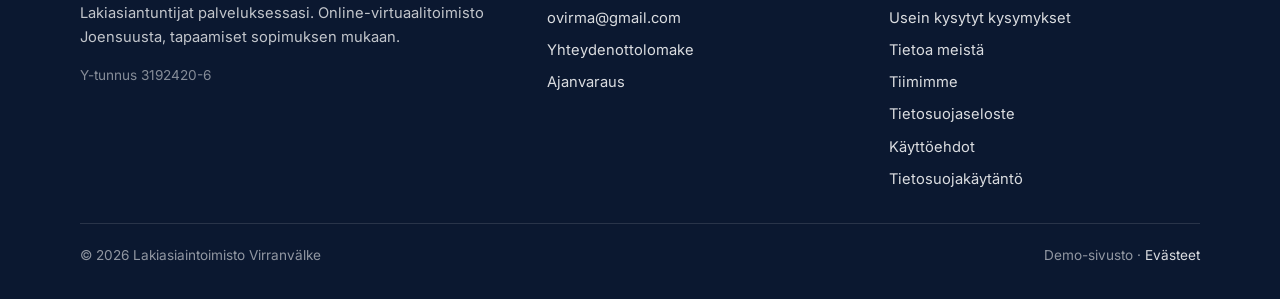
<file: tietosuojakaytanto.html>
<!DOCTYPE html>
<html lang="fi">
<head>
<meta charset="utf-8">
<meta name="viewport" content="width=device-width, initial-scale=1">
<title>Tietosuojakäytäntö – Lakiasiaintoimisto Virranvälke (demo)</title>
<meta name="description" content="Lakiasiaintoimisto Virranvälkkeen tietosuojakäytäntö.">
<meta name="robots" content="noindex">
<meta property="og:title" content="Tietosuojakäytäntö – Lakiasiaintoimisto Virranvälke">
<meta property="og:description" content="Lakiasiaintoimisto Virranvälkkeen tietosuojakäytäntö.">
<meta property="og:type" content="website">
<meta property="og:locale" content="fi_FI">
<meta name="theme-color" content="#122441">
<link rel="preconnect" href="https://fonts.googleapis.com">
<link rel="preconnect" href="https://fonts.gstatic.com" crossorigin>
<link href="https://fonts.googleapis.com/css2?family=Fraunces:opsz,wght@9..144,500;9..144,600&family=Inter:wght@400;500;600;700&display=swap" rel="stylesheet">
<link rel="stylesheet" href="assets/style.css?v=13">
<link rel="icon" href="data:image/svg+xml,%3Csvg xmlns='http://www.w3.org/2000/svg' viewBox='0 0 64 64'%3E%3Crect width='64' height='64' rx='16' fill='%23122441'/%3E%3Cpath d='M14 20 C 21 18, 26 32, 32 46 C 38 32, 43 18, 50 20' fill='none' stroke='%23d6b86a' stroke-width='6' stroke-linecap='round' stroke-linejoin='round'/%3E%3Cpath d='M49 8 l1.7 4.3 4.3 1.7 -4.3 1.7 -1.7 4.3 -1.7 -4.3 -4.3 -1.7 4.3 -1.7z' fill='%23e9d9b5'/%3E%3C/svg%3E">
</head>
<body>
<a class="skip-link" href="#main">Siirry sisältöön</a>
<div class="demo-banner" id="demo-banner"><span><strong>Demo</strong> Tämä on esittelyversio uudesta sivustosta. Lomakkeet ja painikkeet eivät vielä tee mitään oikeasti.</span><button class="demo-close" type="button" aria-label="Sulje demo-ilmoitus" data-demo-close>&times;</button></div>
<header class="site-header">
  <div class="container">
    <a class="brand" href="index.html"><svg class="brand-mark" width="38" height="38" viewBox="0 0 64 64" aria-hidden="true"><defs><linearGradient id="vv-h" x1="0" y1="0" x2="1" y2="1"><stop offset="0" stop-color="#e9d9b5"/><stop offset="1" stop-color="#b8892f"/></linearGradient></defs><rect width="64" height="64" rx="16" fill="#122441"/><path d="M14 20 C 21 18, 26 32, 32 46 C 38 32, 43 18, 50 20" fill="none" stroke="url(#vv-h)" stroke-width="5" stroke-linecap="round" stroke-linejoin="round"/><path d="M49 8 l1.7 4.3 4.3 1.7 -4.3 1.7 -1.7 4.3 -1.7 -4.3 -4.3 -1.7 4.3 -1.7z" fill="#e9d9b5"/></svg><span class="brand-text"><small>Lakiasiaintoimisto</small><span>Virranvälke</span></span></a>
    <button class="nav-toggle" aria-label="Valikko" aria-expanded="false" aria-controls="nav">
      <svg width="22" height="22" viewBox="0 0 24 24" fill="none" stroke="currentColor" stroke-width="2" stroke-linecap="round"><path d="M4 7h16M4 12h16M4 17h16"/></svg>
    </button>
    <nav class="nav" id="nav"><a href="index.html">Koti</a><a href="index.html#palvelut">Palvelut</a><a href="index.html#kurssit">Kurssit</a><a href="tietoa-meista.html">Tietoa meistä</a><a href="tiimimme.html">Tiimimme</a><a href="yhteydenotto.html">Yhteydenotto</a><a class="btn btn-gold btn-sm" href="ajanvaraus.html"><svg width="24" height="24" viewBox="0 0 24 24" fill="none" stroke="currentColor" stroke-width="1.8" stroke-linecap="round" stroke-linejoin="round"><rect x="3" y="5" width="18" height="16" rx="2"/><path d="M3 10h18"/><path d="M8 3v4"/><path d="M16 3v4"/><path d="M8 14h3"/><path d="M13 14h3"/></svg> Varaa aika</a></nav>
  </div>
</header>
<main id="main">
<section class="page-hero">
  <div class="container">
    <nav class="crumbs" aria-label="Murupolku"><a href="index.html">Koti</a><span>/</span><span>Tietosuoja</span></nav>
    <h1>Tietosuojakäytäntö</h1>
    <p>Henkilötietojen käsittelyn yleiset säännöt.</p>
  </div>
</section>

<section class="section">
  <div class="container legal">
    <div class="disclaimer"><p><strong>Huomio:</strong> alkuperäisellä sivustolla tämä sivu sisältää sivustotyökalun mallitekstin, jossa on täyttämättömiä kohtia [….]. Teksti on kopioitu sellaisenaan. Varsinainen tietosuojaseloste on <a href="tietosuojaseloste.html">omalla sivullaan</a>.</p></div>
    <p>Vastuuvapauslauseke: Tämä asiakirja luotiin malliksi vain tiedotustarkoituksiin. Käyttämällä sitä hyväksyt tämän vastuuvapauslausekkeen ja otat huomioon että Webnode ei ole vastuussa toimenpiteistä tai sisällöstä jota tällä kotisivulla on. Suosittelemme, että käytät lainopillista apua ja muokkaat tästä asiakirjasta sellaisen, että se sopii yrityksesi tarpeisiin.</p>
    <p>Verkkokauppa [….] kotisivulla [….] Y-tunnus […] paikassa […] käsittelee asiakkaan toimittamia henkilötietoja, jotka täyttävät ja vahvistavat käyttöehtojen, sähköisten tilausten ja toimitusten käsittelyn sekä tarvittavan tiedonvälityksen lain edellyttämän ajan kuluessa.</p>

    <h2>Yleiset säännökset</h2>
    <ol>
      <li>Henkilötietojen rekisterinpitäjä, joka noudattaa GDPR-asetusta (jäljempänä ”asetus”) on [….], Y-tunnus [….], paikassa [….] (jäljempänä ”Rekisterinpitäjä”);</li>
      <li>Rekisterinpitäjän yhteystiedot ovat: sähköposti: [……], puh.: [………];</li>
      <li>Henkilötietoja ovat kaikki tiedot, jotka liittyvät tunnistettuun tai tunnistettavissa olevaan luonnolliseen henkilöön.</li>
    </ol>

    <h2>Henkilötietojen lähde</h2>
    <ol>
      <li>Rekisterinpitäjä käsittelee asiakkaan suostumuksella saamiaan henkilötietoja, jotka on kerätty sopimuksella verkkokaupan sähköisen tilauksen hankkimiseksi ja täyttämiseksi [….];</li>
      <li>Rekisterinpitäjä käsittelee vain asiakkaan tunnistetiedot ja yhteystiedot, jotka ovat välttämättömiä ostosopimuksen täyttämiseksi;</li>
      <li>Rekisterinpitäjä käsittelee henkilötietoja lähetys- ja kirjanpitotarkoituksiin sekä sopimuspuolten tarvittavan tiedon välittämiseen lain edellyttämän ajan verran. Henkilötietoja ei julkisteta eikä niitä siirretä muihin maihin.</li>
    </ol>

    <h2>Tietojenkäsittelyn tarkoitus</h2>
    <p>Rekisterinpitäjä käsittelee Asiakkaan henkilötietoja seuraavissa tarkoituksissa:</p>
    <ol>
      <li>Kotisivun rekisteröinti [….] GDPR:n luvun 4 jakson 2 mukaisesti;</li>
      <li>Asiakkaan luoma sähköinen tilaus (nimi, osoite, sähköposti, puhelinnumero);</li>
      <li>Noudattaa Asiakkaan ja Rekisterinpitäjän välisestä sopimussuhteesta johtuvaa lakia ja määräyksiä;</li>
      <li>Henkilötiedot ovat välttämättömiä ostosopimuksen täyttämiseksi. Sopimusta ei voida tehdä ilman henkilökohtaisia tietoja.</li>
    </ol>

    <h2>Henkilötietojen tallennuksen kesto</h2>
    <ol>
      <li>Rekisterinpitäjä tallentaa henkilötietoja niin kauan kuin on tarpeen Rekisterinpitäjän ja Asiakkaan välisestä sopimussuhteesta johtuvien oikeuksien ja velvoitteiden täyttämiseksi ja kolmen vuoden ajan sopimussuhteen päättymisen jälkeen;</li>
      <li>Rekisterinpitäjän on poistettava kaikki henkilökohtaiset tiedot henkilötietojen säilyttämiseen tarvittavan ajan kuluttua.</li>
    </ol>

    <h2>Henkilötietojen vastaanottajat ja käsittelijät</h2>
    <p>Asiakkaan henkilötietoja käsittelevät kolmannet osapuolet ovat Rekisterinpitäjän alihankkijoita. Näiden alihankkijoiden palvelut ovat välttämättömiä, jotta sopimus sähköisen tilauksen hankkimisesta ja käsittelystä Rekisterinpitäjän ja Asiakkaan välisessä sopimuksessa voidaan toteuttaa.</p>
    <p>Rekisterinpitäjän alihankkijoita ovat:</p>
    <ul>
      <li>Webnode AG (verkkokauppajärjestelmä);</li>
      <li>Rahtiyhtiö;</li>
      <li>Google Analytics (kotisivun analytiikka);</li>
    </ul>

    <h2>Asiakkaan oikeudet</h2>
    <p>Asetuksen mukaisesti Asiakkaalla on oikeus:</p>
    <ol>
      <li>oikeus tutustua henkilötietoihin;</li>
      <li>oikeus henkilötietojen oikaisuun;</li>
      <li>oikeus henkilötietojen poistamiseen;</li>
      <li>oikeus vastustaa henkilötietojen käsittelyä;</li>
      <li>oikeus tietojen siirrettävyyteen;</li>
      <li>oikeus peruuttaa suostumuksensa henkilötietojen käsittelyyn kirjallisesti tai sähköpostitse osoitteeseen: [….];</li>
      <li>oikeus esittää valitus valvontaviranomaiselle, jos epäillään Asetuksen rikkomista.</li>
    </ol>

    <h2>Henkilötietojen turvallisuus</h2>
    <ol>
      <li>Rekisterinpitäjä sitoutuu toteuttamaan kaikki tekniset ja organisatoriset varotoimet, jotka ovat tarpeen henkilötietojen suojaamiseksi.</li>
      <li>Rekisterinpitäjä on tehnyt teknisiä varotoimenpiteitä tietojen tallennustilojen turvaamiseksi, erityisesti varmistanut pääsyn tietokoneelle salasanan avulla, käyttänyt virustentorjuntaohjelmistoa ja ylläpitänyt tietokoneita säännöllisesti.</li>
    </ol>

    <h2>Loppusäännökset</h2>
    <ol>
      <li>Tekemällä sähköisen tilauksen verkkosivustolla [….] Asiakas vakuuttaa olevansa tietoinen kaikista henkilötietosuojaehdoista ja hyväksyy ne täysimittaisesti;</li>
      <li>Asiakas hyväksyy nämä säännöt valitsemalla valintaruudun tilauskaavakkeessa;</li>
      <li>Rekisterinpitäjä voi päivittää nämä Säännöt milloin tahansa. Uusi, päivitetty versio on julkaistava tällä verkkosivulla.</li>
    </ol>
    <p>Nämä säännöt tulevat voimaan [päivämäärä].</p>
  </div>
</section>
</main>
<footer class="site-footer">
  <div class="container">
    <div class="footer-grid">
      <div>
        <a class="brand brand-footer" href="index.html"><svg class="brand-mark" width="38" height="38" viewBox="0 0 64 64" aria-hidden="true"><defs><linearGradient id="vv-f" x1="0" y1="0" x2="1" y2="1"><stop offset="0" stop-color="#e9d9b5"/><stop offset="1" stop-color="#b8892f"/></linearGradient></defs><rect width="64" height="64" rx="16" fill="#122441"/><path d="M14 20 C 21 18, 26 32, 32 46 C 38 32, 43 18, 50 20" fill="none" stroke="url(#vv-f)" stroke-width="5" stroke-linecap="round" stroke-linejoin="round"/><path d="M49 8 l1.7 4.3 4.3 1.7 -4.3 1.7 -1.7 4.3 -1.7 -4.3 -4.3 -1.7 4.3 -1.7z" fill="#e9d9b5"/></svg><span class="brand-text"><small>Lakiasiaintoimisto</small><span>Virranvälke</span></span></a>
        <p>Lakiasiantuntijat palveluksessasi. Online-virtuaalitoimisto Joensuusta, tapaamiset sopimuksen mukaan.</p>
        <p class="footer-meta">Y-tunnus 3192420-6</p>
      </div>
      <div>
        <h4>Yhteystiedot</h4>
        <ul>
          <li><a href="tel:+358505598200">+358 50 559 8200</a></li>
          <li><a href="mailto:ovirma@gmail.com">ovirma@gmail.com</a></li>
          <li><a href="yhteydenotto.html">Yhteydenottolomake</a></li>
          <li><a href="ajanvaraus.html">Ajanvaraus</a></li>
        </ul>
      </div>
      <div>
        <h4>Sivusto</h4>
        <ul>
          <li><a href="index.html#kurssit">Minidigikurssit</a></li>
          <li><a href="index.html#ukk">Usein kysytyt kysymykset</a></li>
          <li><a href="tietoa-meista.html">Tietoa meistä</a></li>
          <li><a href="tiimimme.html">Tiimimme</a></li>
          <li><a href="tietosuojaseloste.html">Tietosuojaseloste</a></li>
          <li><a href="kayttoehdot.html">Käyttöehdot</a></li>
          <li><a href="tietosuojakaytanto.html">Tietosuojakäytäntö</a></li>
        </ul>
      </div>
    </div>
    <div class="footer-bottom">
      <span>© 2026 Lakiasiaintoimisto Virranvälke</span>
      <span>Demo-sivusto · <a href="#" data-cookie-open>Evästeet</a></span>
    </div>
  </div>
</footer>

<div class="cookie" id="cookie" role="dialog" aria-label="Evästeet">
  <p>Käytämme evästeitä mahdollistaaksemme verkkosivustomme asianmukaisen toiminnan ja turvallisuuden sekä tarjotaksemme sinulle parhaan mahdollisen käyttökokemuksen.</p>
  <div class="cookie-actions">
    <button class="btn btn-primary btn-sm" data-cookie="necessary">Hyväksy vain tarpeelliset</button>
    <button class="btn btn-outline btn-sm" data-cookie="all">Hyväksy kaikki</button>
  </div>
</div>
<div class="toast" id="toast" role="status" aria-live="polite"></div>
<script src="assets/main.js?v=7"></script>
</body>
</html>
</file>
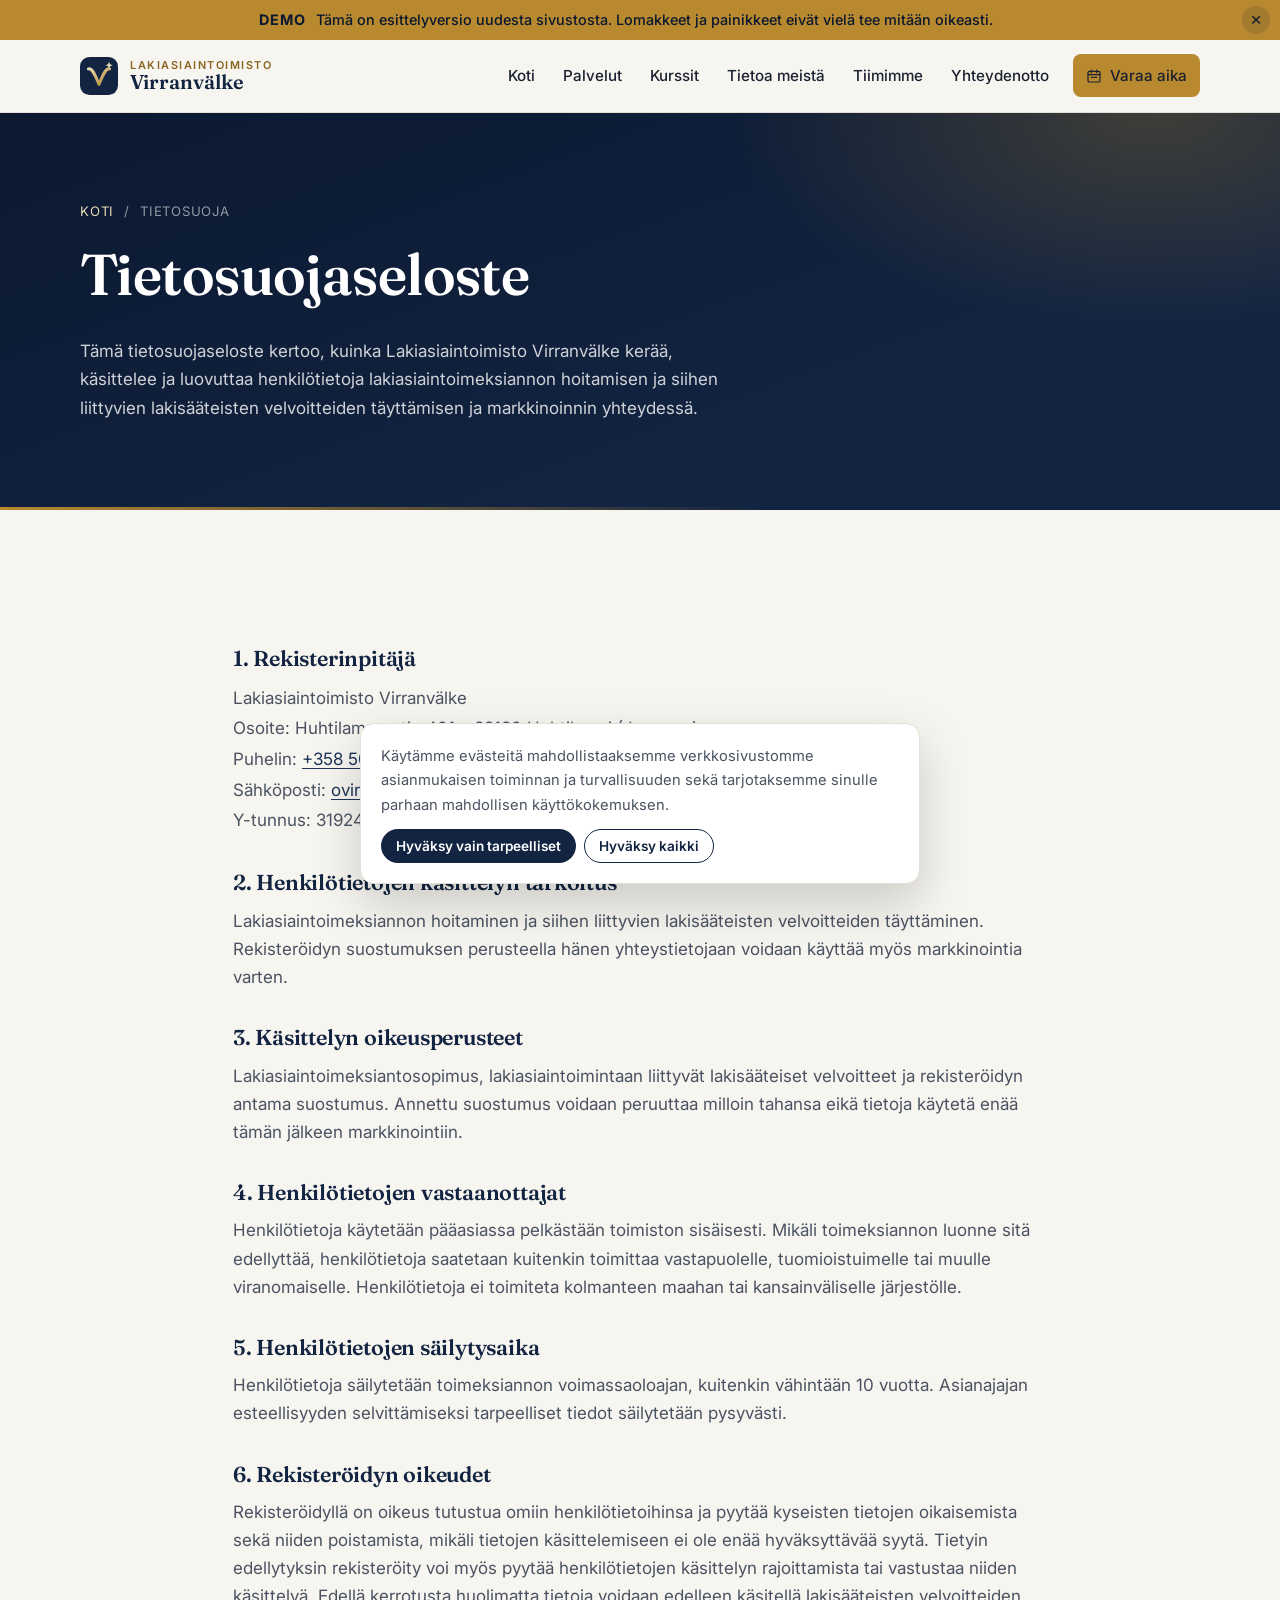
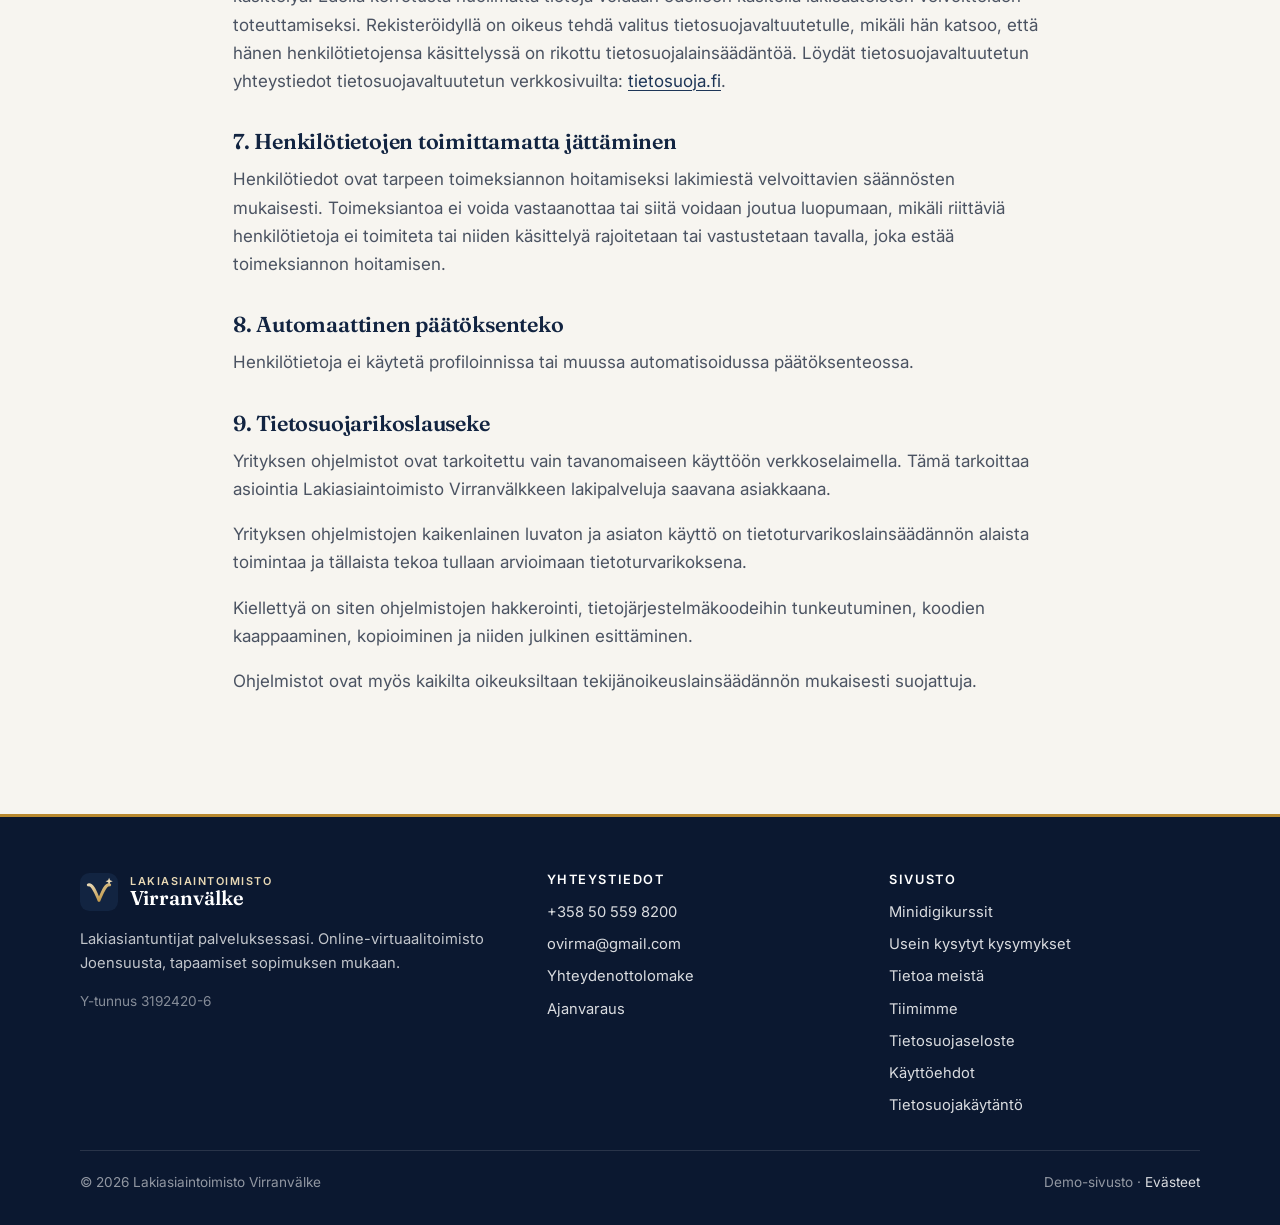
<file: tietosuojaseloste.html>
<!DOCTYPE html>
<html lang="fi">
<head>
<meta charset="utf-8">
<meta name="viewport" content="width=device-width, initial-scale=1">
<title>Tietosuojaseloste – Lakiasiaintoimisto Virranvälke (demo)</title>
<meta name="description" content="Lakiasiaintoimisto Virranvälkkeen tietosuojaseloste.">
<meta name="robots" content="noindex">
<meta property="og:title" content="Tietosuojaseloste – Lakiasiaintoimisto Virranvälke">
<meta property="og:description" content="Lakiasiaintoimisto Virranvälkkeen tietosuojaseloste.">
<meta property="og:type" content="website">
<meta property="og:locale" content="fi_FI">
<meta name="theme-color" content="#122441">
<link rel="preconnect" href="https://fonts.googleapis.com">
<link rel="preconnect" href="https://fonts.gstatic.com" crossorigin>
<link href="https://fonts.googleapis.com/css2?family=Fraunces:opsz,wght@9..144,500;9..144,600&family=Inter:wght@400;500;600;700&display=swap" rel="stylesheet">
<link rel="stylesheet" href="assets/style.css?v=13">
<link rel="icon" href="data:image/svg+xml,%3Csvg xmlns='http://www.w3.org/2000/svg' viewBox='0 0 64 64'%3E%3Crect width='64' height='64' rx='16' fill='%23122441'/%3E%3Cpath d='M14 20 C 21 18, 26 32, 32 46 C 38 32, 43 18, 50 20' fill='none' stroke='%23d6b86a' stroke-width='6' stroke-linecap='round' stroke-linejoin='round'/%3E%3Cpath d='M49 8 l1.7 4.3 4.3 1.7 -4.3 1.7 -1.7 4.3 -1.7 -4.3 -4.3 -1.7 4.3 -1.7z' fill='%23e9d9b5'/%3E%3C/svg%3E">
</head>
<body>
<a class="skip-link" href="#main">Siirry sisältöön</a>
<div class="demo-banner" id="demo-banner"><span><strong>Demo</strong> Tämä on esittelyversio uudesta sivustosta. Lomakkeet ja painikkeet eivät vielä tee mitään oikeasti.</span><button class="demo-close" type="button" aria-label="Sulje demo-ilmoitus" data-demo-close>&times;</button></div>
<header class="site-header">
  <div class="container">
    <a class="brand" href="index.html"><svg class="brand-mark" width="38" height="38" viewBox="0 0 64 64" aria-hidden="true"><defs><linearGradient id="vv-h" x1="0" y1="0" x2="1" y2="1"><stop offset="0" stop-color="#e9d9b5"/><stop offset="1" stop-color="#b8892f"/></linearGradient></defs><rect width="64" height="64" rx="16" fill="#122441"/><path d="M14 20 C 21 18, 26 32, 32 46 C 38 32, 43 18, 50 20" fill="none" stroke="url(#vv-h)" stroke-width="5" stroke-linecap="round" stroke-linejoin="round"/><path d="M49 8 l1.7 4.3 4.3 1.7 -4.3 1.7 -1.7 4.3 -1.7 -4.3 -4.3 -1.7 4.3 -1.7z" fill="#e9d9b5"/></svg><span class="brand-text"><small>Lakiasiaintoimisto</small><span>Virranvälke</span></span></a>
    <button class="nav-toggle" aria-label="Valikko" aria-expanded="false" aria-controls="nav">
      <svg width="22" height="22" viewBox="0 0 24 24" fill="none" stroke="currentColor" stroke-width="2" stroke-linecap="round"><path d="M4 7h16M4 12h16M4 17h16"/></svg>
    </button>
    <nav class="nav" id="nav"><a href="index.html">Koti</a><a href="index.html#palvelut">Palvelut</a><a href="index.html#kurssit">Kurssit</a><a href="tietoa-meista.html">Tietoa meistä</a><a href="tiimimme.html">Tiimimme</a><a href="yhteydenotto.html">Yhteydenotto</a><a class="btn btn-gold btn-sm" href="ajanvaraus.html"><svg width="24" height="24" viewBox="0 0 24 24" fill="none" stroke="currentColor" stroke-width="1.8" stroke-linecap="round" stroke-linejoin="round"><rect x="3" y="5" width="18" height="16" rx="2"/><path d="M3 10h18"/><path d="M8 3v4"/><path d="M16 3v4"/><path d="M8 14h3"/><path d="M13 14h3"/></svg> Varaa aika</a></nav>
  </div>
</header>
<main id="main">
<section class="page-hero">
  <div class="container">
    <nav class="crumbs" aria-label="Murupolku"><a href="index.html">Koti</a><span>/</span><span>Tietosuoja</span></nav>
    <h1>Tietosuojaseloste</h1>
    <p>Tämä tietosuojaseloste kertoo, kuinka Lakiasiaintoimisto Virranvälke kerää, käsittelee ja luovuttaa henkilötietoja lakiasiaintoimeksiannon hoitamisen ja siihen liittyvien lakisääteisten velvoitteiden täyttämisen ja markkinoinnin yhteydessä.</p>
  </div>
</section>

<section class="section">
  <div class="container legal">
    <h2>1. Rekisterinpitäjä</h2>
    <address>Lakiasiaintoimisto Virranvälke<br>Osoite: Huhtilammentie 401a, 82180 Huhtilampi (Joensuu)<br>Puhelin: <a href="tel:+358505598200">+358 50 559 8200</a><br>Sähköposti: <a href="mailto:ovirma@gmail.com">ovirma@gmail.com</a><br>Y-tunnus: 3192420-6</address>

    <h2>2. Henkilötietojen käsittelyn tarkoitus</h2>
    <p>Lakiasiaintoimeksiannon hoitaminen ja siihen liittyvien lakisääteisten velvoitteiden täyttäminen. Rekisteröidyn suostumuksen perusteella hänen yhteystietojaan voidaan käyttää myös markkinointia varten.</p>

    <h2>3. Käsittelyn oikeusperusteet</h2>
    <p>Lakiasiaintoimeksiantosopimus, lakiasiaintoimintaan liittyvät lakisääteiset velvoitteet ja rekisteröidyn antama suostumus. Annettu suostumus voidaan peruuttaa milloin tahansa eikä tietoja käytetä enää tämän jälkeen markkinointiin.</p>

    <h2>4. Henkilötietojen vastaanottajat</h2>
    <p>Henkilötietoja käytetään pääasiassa pelkästään toimiston sisäisesti. Mikäli toimeksiannon luonne sitä edellyttää, henkilötietoja saatetaan kuitenkin toimittaa vastapuolelle, tuomioistuimelle tai muulle viranomaiselle. Henkilötietoja ei toimiteta kolmanteen maahan tai kansainväliselle järjestölle.</p>

    <h2>5. Henkilötietojen säilytysaika</h2>
    <p>Henkilötietoja säilytetään toimeksiannon voimassaoloajan, kuitenkin vähintään 10 vuotta. Asianajajan esteellisyyden selvittämiseksi tarpeelliset tiedot säilytetään pysyvästi.</p>

    <h2>6. Rekisteröidyn oikeudet</h2>
    <p>Rekisteröidyllä on oikeus tutustua omiin henkilötietoihinsa ja pyytää kyseisten tietojen oikaisemista sekä niiden poistamista, mikäli tietojen käsittelemiseen ei ole enää hyväksyttävää syytä. Tietyin edellytyksin rekisteröity voi myös pyytää henkilötietojen käsittelyn rajoittamista tai vastustaa niiden käsittelyä. Edellä kerrotusta huolimatta tietoja voidaan edelleen käsitellä lakisääteisten velvoitteiden toteuttamiseksi. Rekisteröidyllä on oikeus tehdä valitus tietosuojavaltuutetulle, mikäli hän katsoo, että hänen henkilötietojensa käsittelyssä on rikottu tietosuojalainsäädäntöä. Löydät tietosuojavaltuutetun yhteystiedot tietosuojavaltuutetun verkkosivuilta: <a href="https://www.tietosuoja.fi/etusivu/" target="_blank" rel="noopener">tietosuoja.fi</a>.</p>

    <h2>7. Henkilötietojen toimittamatta jättäminen</h2>
    <p>Henkilötiedot ovat tarpeen toimeksiannon hoitamiseksi lakimiestä velvoittavien säännösten mukaisesti. Toimeksiantoa ei voida vastaanottaa tai siitä voidaan joutua luopumaan, mikäli riittäviä henkilötietoja ei toimiteta tai niiden käsittelyä rajoitetaan tai vastustetaan tavalla, joka estää toimeksiannon hoitamisen.</p>

    <h2>8. Automaattinen päätöksenteko</h2>
    <p>Henkilötietoja ei käytetä profiloinnissa tai muussa automatisoidussa päätöksenteossa.</p>

    <h2 id="tietosuojarikoslauseke">9. Tietosuojarikoslauseke</h2>
    <p>Yrityksen ohjelmistot ovat tarkoitettu vain tavanomaiseen käyttöön verkkoselaimella. Tämä tarkoittaa asiointia Lakiasiaintoimisto Virranvälkkeen lakipalveluja saavana asiakkaana.</p>
    <p>Yrityksen ohjelmistojen kaikenlainen luvaton ja asiaton käyttö on tietoturvarikoslainsäädännön alaista toimintaa ja tällaista tekoa tullaan arvioimaan tietoturvarikoksena.</p>
    <p>Kiellettyä on siten ohjelmistojen hakkerointi, tietojärjestelmäkoodeihin tunkeutuminen, koodien kaappaaminen, kopioiminen ja niiden julkinen esittäminen.</p>
    <p>Ohjelmistot ovat myös kaikilta oikeuksiltaan tekijänoikeuslainsäädännön mukaisesti suojattuja.</p>
  </div>
</section>
</main>
<footer class="site-footer">
  <div class="container">
    <div class="footer-grid">
      <div>
        <a class="brand brand-footer" href="index.html"><svg class="brand-mark" width="38" height="38" viewBox="0 0 64 64" aria-hidden="true"><defs><linearGradient id="vv-f" x1="0" y1="0" x2="1" y2="1"><stop offset="0" stop-color="#e9d9b5"/><stop offset="1" stop-color="#b8892f"/></linearGradient></defs><rect width="64" height="64" rx="16" fill="#122441"/><path d="M14 20 C 21 18, 26 32, 32 46 C 38 32, 43 18, 50 20" fill="none" stroke="url(#vv-f)" stroke-width="5" stroke-linecap="round" stroke-linejoin="round"/><path d="M49 8 l1.7 4.3 4.3 1.7 -4.3 1.7 -1.7 4.3 -1.7 -4.3 -4.3 -1.7 4.3 -1.7z" fill="#e9d9b5"/></svg><span class="brand-text"><small>Lakiasiaintoimisto</small><span>Virranvälke</span></span></a>
        <p>Lakiasiantuntijat palveluksessasi. Online-virtuaalitoimisto Joensuusta, tapaamiset sopimuksen mukaan.</p>
        <p class="footer-meta">Y-tunnus 3192420-6</p>
      </div>
      <div>
        <h4>Yhteystiedot</h4>
        <ul>
          <li><a href="tel:+358505598200">+358 50 559 8200</a></li>
          <li><a href="mailto:ovirma@gmail.com">ovirma@gmail.com</a></li>
          <li><a href="yhteydenotto.html">Yhteydenottolomake</a></li>
          <li><a href="ajanvaraus.html">Ajanvaraus</a></li>
        </ul>
      </div>
      <div>
        <h4>Sivusto</h4>
        <ul>
          <li><a href="index.html#kurssit">Minidigikurssit</a></li>
          <li><a href="index.html#ukk">Usein kysytyt kysymykset</a></li>
          <li><a href="tietoa-meista.html">Tietoa meistä</a></li>
          <li><a href="tiimimme.html">Tiimimme</a></li>
          <li><a href="tietosuojaseloste.html">Tietosuojaseloste</a></li>
          <li><a href="kayttoehdot.html">Käyttöehdot</a></li>
          <li><a href="tietosuojakaytanto.html">Tietosuojakäytäntö</a></li>
        </ul>
      </div>
    </div>
    <div class="footer-bottom">
      <span>© 2026 Lakiasiaintoimisto Virranvälke</span>
      <span>Demo-sivusto · <a href="#" data-cookie-open>Evästeet</a></span>
    </div>
  </div>
</footer>

<div class="cookie" id="cookie" role="dialog" aria-label="Evästeet">
  <p>Käytämme evästeitä mahdollistaaksemme verkkosivustomme asianmukaisen toiminnan ja turvallisuuden sekä tarjotaksemme sinulle parhaan mahdollisen käyttökokemuksen.</p>
  <div class="cookie-actions">
    <button class="btn btn-primary btn-sm" data-cookie="necessary">Hyväksy vain tarpeelliset</button>
    <button class="btn btn-outline btn-sm" data-cookie="all">Hyväksy kaikki</button>
  </div>
</div>
<div class="toast" id="toast" role="status" aria-live="polite"></div>
<script src="assets/main.js?v=7"></script>
</body>
</html>
</file>
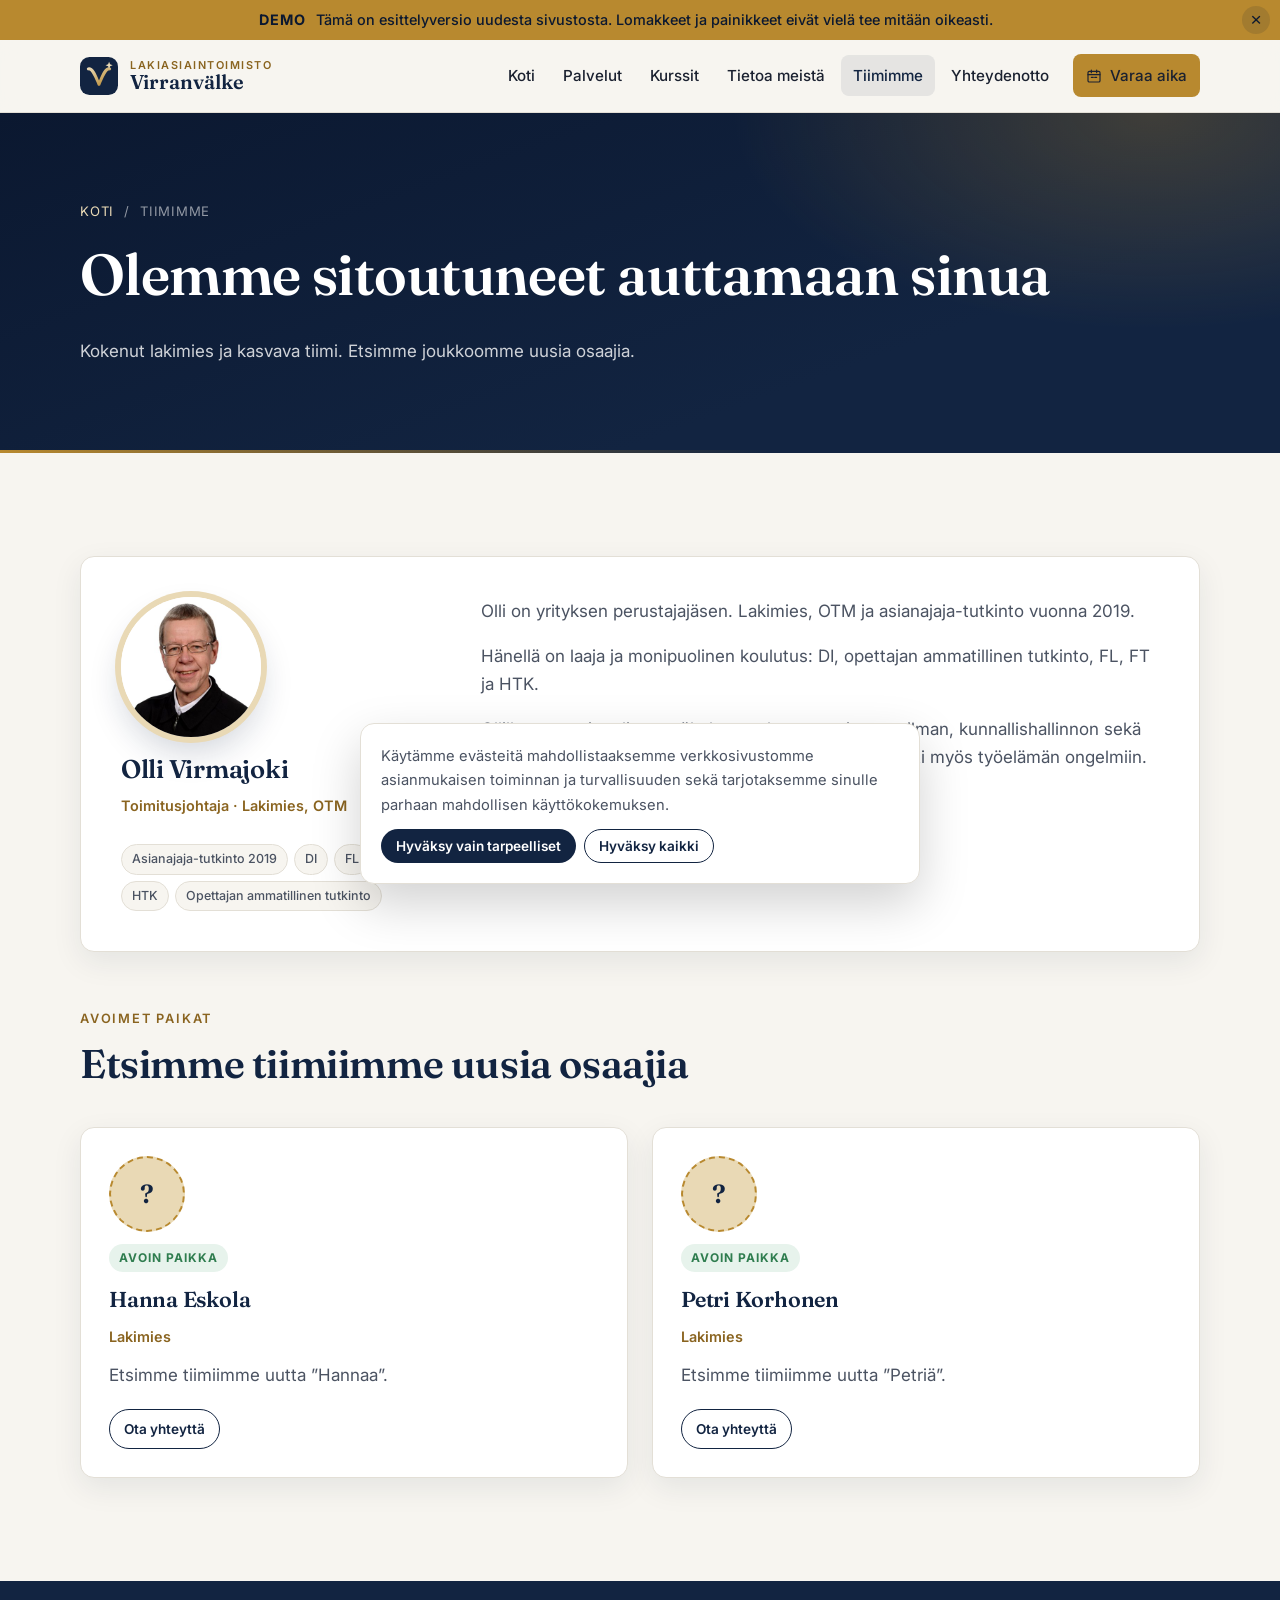
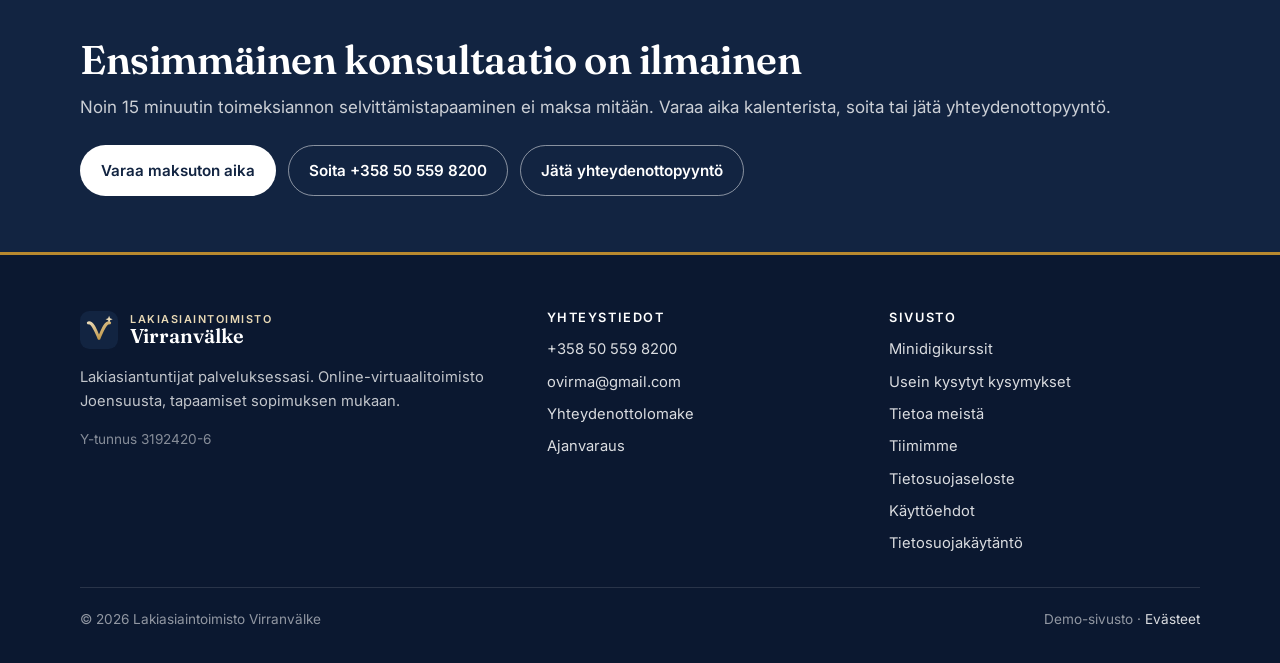
<file: tiimimme.html>
<!DOCTYPE html>
<html lang="fi">
<head>
<meta charset="utf-8">
<meta name="viewport" content="width=device-width, initial-scale=1">
<title>Tiimimme – Lakiasiaintoimisto Virranvälke (demo)</title>
<meta name="description" content="Olemme sitoutuneet auttamaan sinua. Tutustu Lakiasiaintoimisto Virranvälkkeen tiimiin.">
<meta name="robots" content="noindex">
<meta property="og:title" content="Tiimimme – Lakiasiaintoimisto Virranvälke">
<meta property="og:description" content="Olemme sitoutuneet auttamaan sinua. Tutustu Lakiasiaintoimisto Virranvälkkeen tiimiin.">
<meta property="og:type" content="website">
<meta property="og:locale" content="fi_FI">
<meta name="theme-color" content="#122441">
<link rel="preconnect" href="https://fonts.googleapis.com">
<link rel="preconnect" href="https://fonts.gstatic.com" crossorigin>
<link href="https://fonts.googleapis.com/css2?family=Fraunces:opsz,wght@9..144,500;9..144,600&family=Inter:wght@400;500;600;700&display=swap" rel="stylesheet">
<link rel="stylesheet" href="assets/style.css?v=13">
<link rel="icon" href="data:image/svg+xml,%3Csvg xmlns='http://www.w3.org/2000/svg' viewBox='0 0 64 64'%3E%3Crect width='64' height='64' rx='16' fill='%23122441'/%3E%3Cpath d='M14 20 C 21 18, 26 32, 32 46 C 38 32, 43 18, 50 20' fill='none' stroke='%23d6b86a' stroke-width='6' stroke-linecap='round' stroke-linejoin='round'/%3E%3Cpath d='M49 8 l1.7 4.3 4.3 1.7 -4.3 1.7 -1.7 4.3 -1.7 -4.3 -4.3 -1.7 4.3 -1.7z' fill='%23e9d9b5'/%3E%3C/svg%3E">
</head>
<body>
<a class="skip-link" href="#main">Siirry sisältöön</a>
<div class="demo-banner" id="demo-banner"><span><strong>Demo</strong> Tämä on esittelyversio uudesta sivustosta. Lomakkeet ja painikkeet eivät vielä tee mitään oikeasti.</span><button class="demo-close" type="button" aria-label="Sulje demo-ilmoitus" data-demo-close>&times;</button></div>
<header class="site-header">
  <div class="container">
    <a class="brand" href="index.html"><svg class="brand-mark" width="38" height="38" viewBox="0 0 64 64" aria-hidden="true"><defs><linearGradient id="vv-h" x1="0" y1="0" x2="1" y2="1"><stop offset="0" stop-color="#e9d9b5"/><stop offset="1" stop-color="#b8892f"/></linearGradient></defs><rect width="64" height="64" rx="16" fill="#122441"/><path d="M14 20 C 21 18, 26 32, 32 46 C 38 32, 43 18, 50 20" fill="none" stroke="url(#vv-h)" stroke-width="5" stroke-linecap="round" stroke-linejoin="round"/><path d="M49 8 l1.7 4.3 4.3 1.7 -4.3 1.7 -1.7 4.3 -1.7 -4.3 -4.3 -1.7 4.3 -1.7z" fill="#e9d9b5"/></svg><span class="brand-text"><small>Lakiasiaintoimisto</small><span>Virranvälke</span></span></a>
    <button class="nav-toggle" aria-label="Valikko" aria-expanded="false" aria-controls="nav">
      <svg width="22" height="22" viewBox="0 0 24 24" fill="none" stroke="currentColor" stroke-width="2" stroke-linecap="round"><path d="M4 7h16M4 12h16M4 17h16"/></svg>
    </button>
    <nav class="nav" id="nav"><a href="index.html">Koti</a><a href="index.html#palvelut">Palvelut</a><a href="index.html#kurssit">Kurssit</a><a href="tietoa-meista.html">Tietoa meistä</a><a href="tiimimme.html" aria-current="page">Tiimimme</a><a href="yhteydenotto.html">Yhteydenotto</a><a class="btn btn-gold btn-sm" href="ajanvaraus.html"><svg width="24" height="24" viewBox="0 0 24 24" fill="none" stroke="currentColor" stroke-width="1.8" stroke-linecap="round" stroke-linejoin="round"><rect x="3" y="5" width="18" height="16" rx="2"/><path d="M3 10h18"/><path d="M8 3v4"/><path d="M16 3v4"/><path d="M8 14h3"/><path d="M13 14h3"/></svg> Varaa aika</a></nav>
  </div>
</header>
<main id="main">
<section class="page-hero">
  <div class="container">
    <nav class="crumbs" aria-label="Murupolku"><a href="index.html">Koti</a><span>/</span><span>Tiimimme</span></nav>
    <h1>Olemme sitoutuneet auttamaan sinua</h1>
    <p>Kokenut lakimies ja kasvava tiimi. Etsimme joukkoomme uusia osaajia.</p>
  </div>
</section>

<section class="section">
  <div class="container">
    <article class="card person featured reveal">
      <div class="featured-side">
        <img class="photo photo-lg" src="assets/img/olli-virmajoki-400.jpg" alt="Olli Virmajoki" width="400" height="400" loading="lazy">
        <h3>Olli Virmajoki</h3>
        <p class="role">Toimitusjohtaja · Lakimies, OTM</p>
        <div class="tags">
          <span class="tag">Asianajaja-tutkinto 2019</span><span class="tag">DI</span><span class="tag">FL</span><span class="tag">FT</span><span class="tag">HTK</span><span class="tag">Opettajan ammatillinen tutkinto</span>
        </div>
      </div>
      <div class="featured-body">
        <p>Olli on yrityksen perustajajäsen. Lakimies, OTM ja asianajaja-tutkinto vuonna 2019.</p>
        <p>Hänellä on laaja ja monipuolinen koulutus: DI, opettajan ammatillinen tutkinto, FL, FT ja HTK.</p>
        <p>Ollilla on monipuolinen työkokemus kattaen yritysmaailman, kunnallishallinnon sekä myös koulutussektorin, joissa hän on perehtynyt laajasti myös työelämän ongelmiin.</p>
        <div class="hero-actions"><a class="btn btn-primary btn-sm" href="http://cvapp.fi/r/H6uUn2Vmu" target="_blank" rel="noopener">Katso CV</a><a class="btn btn-outline btn-sm" href="yhteydenotto.html">Ota yhteyttä</a></div>
      </div>
    </article>
    <div class="section-head" style="margin-top:56px">
      <div class="eyebrow">Avoimet paikat</div>
      <h2>Etsimme tiimiimme uusia osaajia</h2>
    </div>
    <div class="grid grid-2">
      <article class="card person reveal">
        <div class="avatar open" aria-hidden="true">?</div>
        <span class="open-badge">Avoin paikka</span>
        <h3>Hanna Eskola</h3>
        <p class="role">Lakimies</p>
        <p>Etsimme tiimiimme uutta ”Hannaa”.</p>
        <div class="tags"><a class="btn btn-outline btn-sm" href="yhteydenotto.html">Ota yhteyttä</a></div>
      </article>
      <article class="card person reveal">
        <div class="avatar open" aria-hidden="true">?</div>
        <span class="open-badge">Avoin paikka</span>
        <h3>Petri Korhonen</h3>
        <p class="role">Lakimies</p>
        <p>Etsimme tiimiimme uutta ”Petriä”.</p>
        <div class="tags"><a class="btn btn-outline btn-sm" href="yhteydenotto.html">Ota yhteyttä</a></div>
      </article>
    </div>
  </div>
</section>
<section class="cta">
  <div class="container">
    <div>
      <h2>Ensimmäinen konsultaatio on ilmainen</h2>
      <p>Noin 15 minuutin toimeksiannon selvittämistapaaminen ei maksa mitään. Varaa aika kalenterista, soita tai jätä yhteydenottopyyntö.</p>
    </div>
    <div class="hero-actions">
      <a class="btn btn-light" href="ajanvaraus.html">Varaa maksuton aika</a>
      <a class="btn btn-outline-light" href="tel:+358505598200">Soita +358 50 559 8200</a>
      <a class="btn btn-outline-light" href="yhteydenotto.html">Jätä yhteydenottopyyntö</a>
    </div>
  </div>
</section>
</main>
<footer class="site-footer">
  <div class="container">
    <div class="footer-grid">
      <div>
        <a class="brand brand-footer" href="index.html"><svg class="brand-mark" width="38" height="38" viewBox="0 0 64 64" aria-hidden="true"><defs><linearGradient id="vv-f" x1="0" y1="0" x2="1" y2="1"><stop offset="0" stop-color="#e9d9b5"/><stop offset="1" stop-color="#b8892f"/></linearGradient></defs><rect width="64" height="64" rx="16" fill="#122441"/><path d="M14 20 C 21 18, 26 32, 32 46 C 38 32, 43 18, 50 20" fill="none" stroke="url(#vv-f)" stroke-width="5" stroke-linecap="round" stroke-linejoin="round"/><path d="M49 8 l1.7 4.3 4.3 1.7 -4.3 1.7 -1.7 4.3 -1.7 -4.3 -4.3 -1.7 4.3 -1.7z" fill="#e9d9b5"/></svg><span class="brand-text"><small>Lakiasiaintoimisto</small><span>Virranvälke</span></span></a>
        <p>Lakiasiantuntijat palveluksessasi. Online-virtuaalitoimisto Joensuusta, tapaamiset sopimuksen mukaan.</p>
        <p class="footer-meta">Y-tunnus 3192420-6</p>
      </div>
      <div>
        <h4>Yhteystiedot</h4>
        <ul>
          <li><a href="tel:+358505598200">+358 50 559 8200</a></li>
          <li><a href="mailto:ovirma@gmail.com">ovirma@gmail.com</a></li>
          <li><a href="yhteydenotto.html">Yhteydenottolomake</a></li>
          <li><a href="ajanvaraus.html">Ajanvaraus</a></li>
        </ul>
      </div>
      <div>
        <h4>Sivusto</h4>
        <ul>
          <li><a href="index.html#kurssit">Minidigikurssit</a></li>
          <li><a href="index.html#ukk">Usein kysytyt kysymykset</a></li>
          <li><a href="tietoa-meista.html">Tietoa meistä</a></li>
          <li><a href="tiimimme.html">Tiimimme</a></li>
          <li><a href="tietosuojaseloste.html">Tietosuojaseloste</a></li>
          <li><a href="kayttoehdot.html">Käyttöehdot</a></li>
          <li><a href="tietosuojakaytanto.html">Tietosuojakäytäntö</a></li>
        </ul>
      </div>
    </div>
    <div class="footer-bottom">
      <span>© 2026 Lakiasiaintoimisto Virranvälke</span>
      <span>Demo-sivusto · <a href="#" data-cookie-open>Evästeet</a></span>
    </div>
  </div>
</footer>

<div class="cookie" id="cookie" role="dialog" aria-label="Evästeet">
  <p>Käytämme evästeitä mahdollistaaksemme verkkosivustomme asianmukaisen toiminnan ja turvallisuuden sekä tarjotaksemme sinulle parhaan mahdollisen käyttökokemuksen.</p>
  <div class="cookie-actions">
    <button class="btn btn-primary btn-sm" data-cookie="necessary">Hyväksy vain tarpeelliset</button>
    <button class="btn btn-outline btn-sm" data-cookie="all">Hyväksy kaikki</button>
  </div>
</div>
<div class="toast" id="toast" role="status" aria-live="polite"></div>
<script src="assets/main.js?v=7"></script>
</body>
</html>
</file>
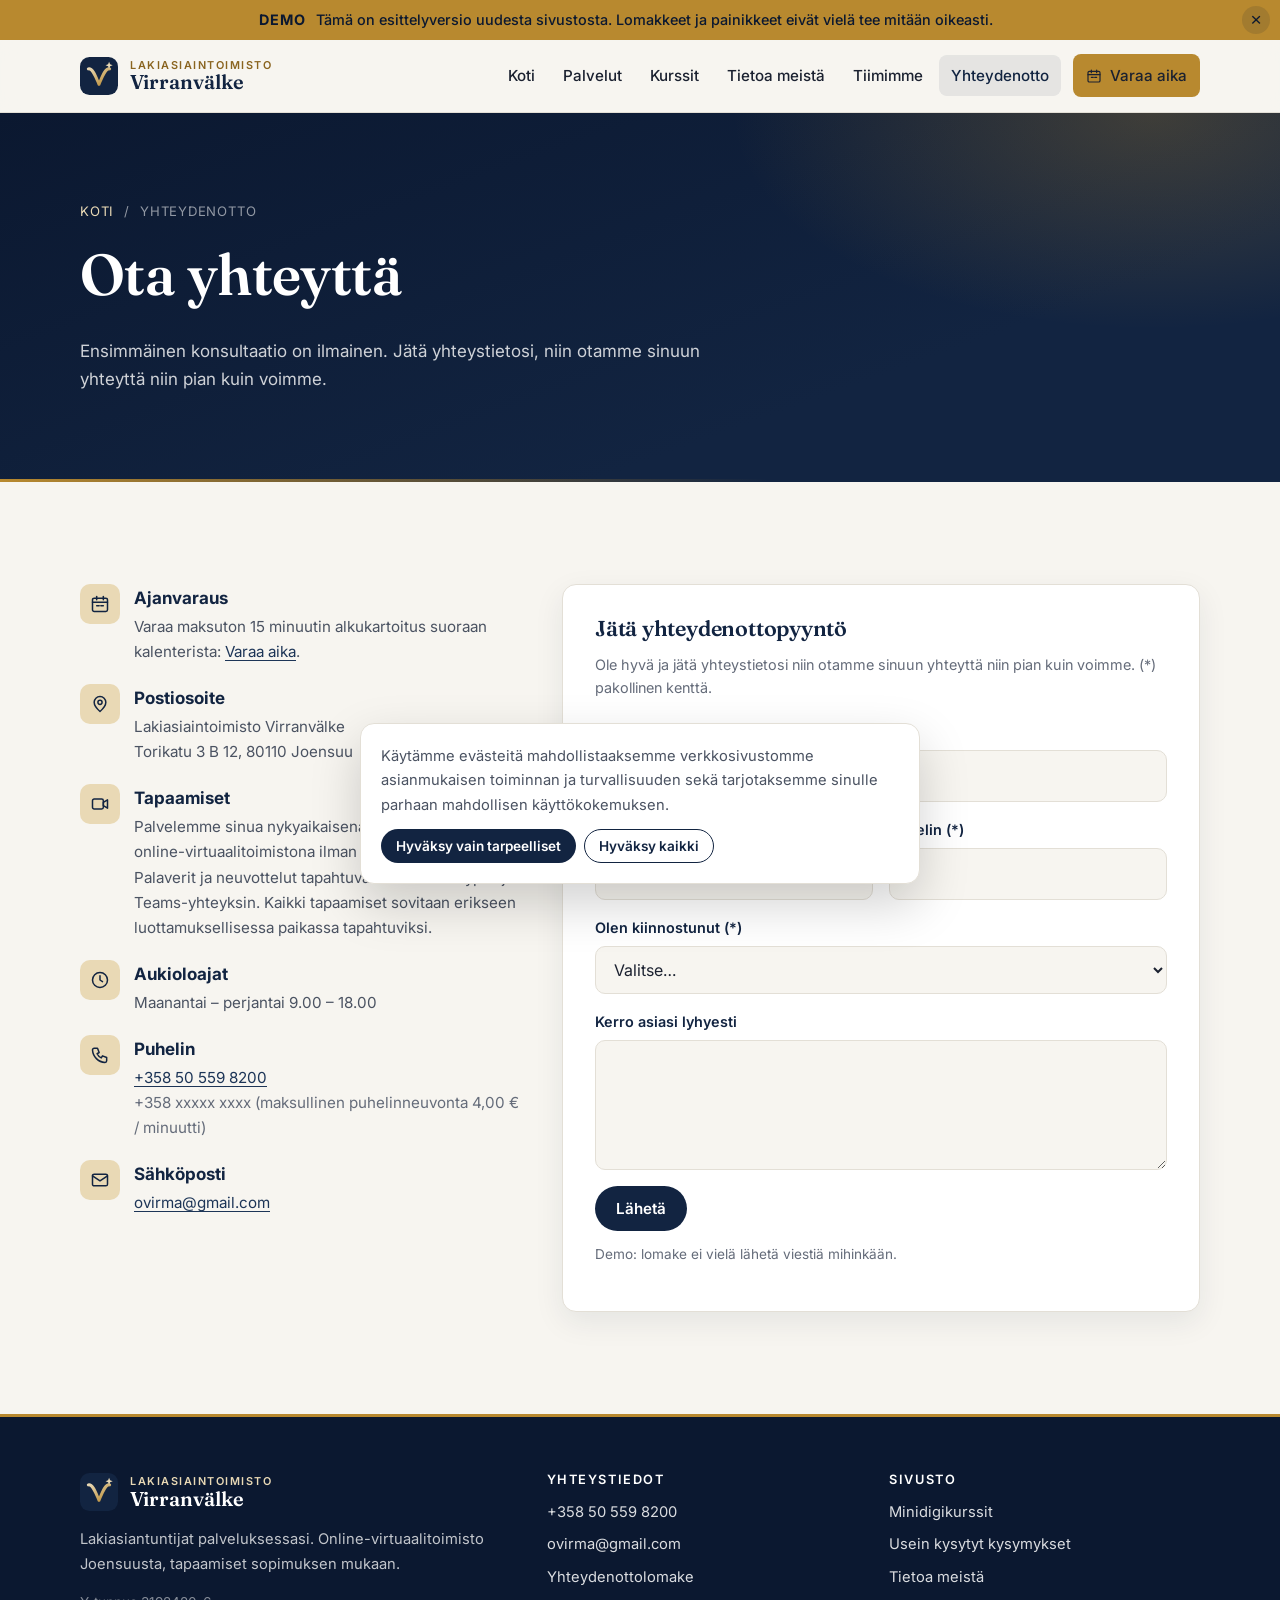
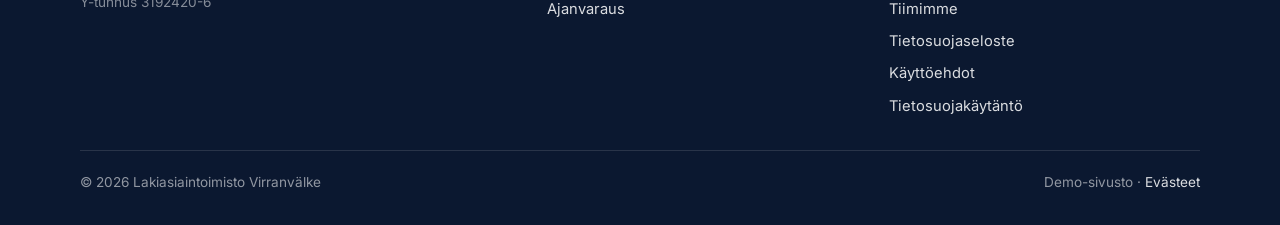
<file: yhteydenotto.html>
<!DOCTYPE html>
<html lang="fi">
<head>
<meta charset="utf-8">
<meta name="viewport" content="width=device-width, initial-scale=1">
<title>Ota yhteyttä – Lakiasiaintoimisto Virranvälke (demo)</title>
<meta name="description" content="Ensimmäinen konsultaatio on ilmainen. Ota yhteyttä Lakiasiaintoimisto Virranvälkkeeseen puhelimitse, sähköpostilla tai lomakkeella.">
<meta name="robots" content="noindex">
<meta property="og:title" content="Ota yhteyttä – Lakiasiaintoimisto Virranvälke">
<meta property="og:description" content="Ensimmäinen konsultaatio on ilmainen. Ota yhteyttä Lakiasiaintoimisto Virranvälkkeeseen puhelimitse, sähköpostilla tai lomakkeella.">
<meta property="og:type" content="website">
<meta property="og:locale" content="fi_FI">
<meta name="theme-color" content="#122441">
<link rel="preconnect" href="https://fonts.googleapis.com">
<link rel="preconnect" href="https://fonts.gstatic.com" crossorigin>
<link href="https://fonts.googleapis.com/css2?family=Fraunces:opsz,wght@9..144,500;9..144,600&family=Inter:wght@400;500;600;700&display=swap" rel="stylesheet">
<link rel="stylesheet" href="assets/style.css?v=13">
<link rel="icon" href="data:image/svg+xml,%3Csvg xmlns='http://www.w3.org/2000/svg' viewBox='0 0 64 64'%3E%3Crect width='64' height='64' rx='16' fill='%23122441'/%3E%3Cpath d='M14 20 C 21 18, 26 32, 32 46 C 38 32, 43 18, 50 20' fill='none' stroke='%23d6b86a' stroke-width='6' stroke-linecap='round' stroke-linejoin='round'/%3E%3Cpath d='M49 8 l1.7 4.3 4.3 1.7 -4.3 1.7 -1.7 4.3 -1.7 -4.3 -4.3 -1.7 4.3 -1.7z' fill='%23e9d9b5'/%3E%3C/svg%3E">
</head>
<body>
<a class="skip-link" href="#main">Siirry sisältöön</a>
<div class="demo-banner" id="demo-banner"><span><strong>Demo</strong> Tämä on esittelyversio uudesta sivustosta. Lomakkeet ja painikkeet eivät vielä tee mitään oikeasti.</span><button class="demo-close" type="button" aria-label="Sulje demo-ilmoitus" data-demo-close>&times;</button></div>
<header class="site-header">
  <div class="container">
    <a class="brand" href="index.html"><svg class="brand-mark" width="38" height="38" viewBox="0 0 64 64" aria-hidden="true"><defs><linearGradient id="vv-h" x1="0" y1="0" x2="1" y2="1"><stop offset="0" stop-color="#e9d9b5"/><stop offset="1" stop-color="#b8892f"/></linearGradient></defs><rect width="64" height="64" rx="16" fill="#122441"/><path d="M14 20 C 21 18, 26 32, 32 46 C 38 32, 43 18, 50 20" fill="none" stroke="url(#vv-h)" stroke-width="5" stroke-linecap="round" stroke-linejoin="round"/><path d="M49 8 l1.7 4.3 4.3 1.7 -4.3 1.7 -1.7 4.3 -1.7 -4.3 -4.3 -1.7 4.3 -1.7z" fill="#e9d9b5"/></svg><span class="brand-text"><small>Lakiasiaintoimisto</small><span>Virranvälke</span></span></a>
    <button class="nav-toggle" aria-label="Valikko" aria-expanded="false" aria-controls="nav">
      <svg width="22" height="22" viewBox="0 0 24 24" fill="none" stroke="currentColor" stroke-width="2" stroke-linecap="round"><path d="M4 7h16M4 12h16M4 17h16"/></svg>
    </button>
    <nav class="nav" id="nav"><a href="index.html">Koti</a><a href="index.html#palvelut">Palvelut</a><a href="index.html#kurssit">Kurssit</a><a href="tietoa-meista.html">Tietoa meistä</a><a href="tiimimme.html">Tiimimme</a><a href="yhteydenotto.html" aria-current="page">Yhteydenotto</a><a class="btn btn-gold btn-sm" href="ajanvaraus.html"><svg width="24" height="24" viewBox="0 0 24 24" fill="none" stroke="currentColor" stroke-width="1.8" stroke-linecap="round" stroke-linejoin="round"><rect x="3" y="5" width="18" height="16" rx="2"/><path d="M3 10h18"/><path d="M8 3v4"/><path d="M16 3v4"/><path d="M8 14h3"/><path d="M13 14h3"/></svg> Varaa aika</a></nav>
  </div>
</header>
<main id="main">
<section class="page-hero">
  <div class="container">
    <nav class="crumbs" aria-label="Murupolku"><a href="index.html">Koti</a><span>/</span><span>Yhteydenotto</span></nav>
    <h1>Ota yhteyttä</h1>
    <p>Ensimmäinen konsultaatio on ilmainen. Jätä yhteystietosi, niin otamme sinuun yhteyttä niin pian kuin voimme.</p>
  </div>
</section>

<section class="section">
  <div class="container contact-grid">
    <div class="info-list">
<div class="info"><div class="icon"><svg width="24" height="24" viewBox="0 0 24 24" fill="none" stroke="currentColor" stroke-width="1.8" stroke-linecap="round" stroke-linejoin="round"><rect x="3" y="5" width="18" height="16" rx="2"/><path d="M3 10h18"/><path d="M8 3v4"/><path d="M16 3v4"/><path d="M8 14h3"/><path d="M13 14h3"/></svg></div><div><strong>Ajanvaraus</strong><p>Varaa maksuton 15 minuutin alkukartoitus suoraan kalenterista: <a href="ajanvaraus.html">Varaa aika</a>.</p></div></div><div class="info"><div class="icon"><svg width="24" height="24" viewBox="0 0 24 24" fill="none" stroke="currentColor" stroke-width="1.8" stroke-linecap="round" stroke-linejoin="round"><path d="M12 21s7-6 7-11a7 7 0 0 0-14 0c0 5 7 11 7 11z"/><circle cx="12" cy="10" r="2.5"/></svg></div><div><strong>Postiosoite</strong><p>Lakiasiaintoimisto Virranvälke<br>Torikatu 3 B 12, 80110 Joensuu</p></div></div><div class="info"><div class="icon"><svg width="24" height="24" viewBox="0 0 24 24" fill="none" stroke="currentColor" stroke-width="1.8" stroke-linecap="round" stroke-linejoin="round"><rect x="3" y="6" width="13" height="12" rx="2"/><path d="M16 10l5-3v10l-5-3z"/></svg></div><div><strong>Tapaamiset</strong><p>Palvelemme sinua nykyaikaisena täysin puhtaana online-virtuaalitoimistona ilman kiinteää toimitilaa. Palaverit ja neuvottelut tapahtuvat verkossa Skype- ja Teams-yhteyksin. Kaikki tapaamiset sovitaan erikseen luottamuksellisessa paikassa tapahtuviksi.</p></div></div><div class="info"><div class="icon"><svg width="24" height="24" viewBox="0 0 24 24" fill="none" stroke="currentColor" stroke-width="1.8" stroke-linecap="round" stroke-linejoin="round"><circle cx="12" cy="12" r="9"/><path d="M12 7v5l3 2"/></svg></div><div><strong>Aukioloajat</strong><p>Maanantai – perjantai 9.00 – 18.00</p></div></div><div class="info"><div class="icon"><svg width="24" height="24" viewBox="0 0 24 24" fill="none" stroke="currentColor" stroke-width="1.8" stroke-linecap="round" stroke-linejoin="round"><path d="M5 4h4l2 5-2.5 1.5a11 11 0 0 0 5 5L15 13l5 2v4a2 2 0 0 1-2 2A16 16 0 0 1 3 6a2 2 0 0 1 2-2"/></svg></div><div><strong>Puhelin</strong><p><a href="tel:+358505598200">+358 50 559 8200</a><br><span class="muted">+358 xxxxx xxxx (maksullinen puhelinneuvonta 4,00 € / minuutti)</span></p></div></div><div class="info"><div class="icon"><svg width="24" height="24" viewBox="0 0 24 24" fill="none" stroke="currentColor" stroke-width="1.8" stroke-linecap="round" stroke-linejoin="round"><rect x="3" y="5" width="18" height="14" rx="2"/><path d="M3 7l9 6 9-6"/></svg></div><div><strong>Sähköposti</strong><p><a href="mailto:ovirma@gmail.com">ovirma@gmail.com</a></p></div></div>
    </div>
    <form class="form reveal" id="contact-form" novalidate>
      <h3>Jätä yhteydenottopyyntö</h3>
      <p class="hint">Ole hyvä ja jätä yhteystietosi niin otamme sinuun yhteyttä niin pian kuin voimme. (*) pakollinen kenttä.</p>
      <div class="field">
        <label for="f-name">Nimi (*)</label>
        <input id="f-name" name="name" type="text" required autocomplete="name">
      </div>
      <div class="fields-2">
        <div class="field">
          <label for="f-email">Sähköposti (*)</label>
          <input id="f-email" name="email" type="email" required autocomplete="email">
        </div>
        <div class="field">
          <label for="f-phone">Puhelin (*)</label>
          <input id="f-phone" name="phone" type="tel" required autocomplete="tel">
        </div>
      </div>
      <div class="field">
        <label for="f-interest">Olen kiinnostunut (*)</label>
        <select id="f-interest" name="interest" required>
          <option value="">Valitse…</option>
          <option>Konsultaatio</option>
          <option>Oikeudellinen palvelu</option>
          <option>Sovittelu</option>
          <option>Muu vaihtoehto</option>
        </select>
      </div>
      <div class="field">
        <label for="f-msg">Kerro asiasi lyhyesti</label>
        <textarea id="f-msg" name="message"></textarea>
      </div>
      <button class="btn btn-primary" type="submit">Lähetä</button>
      <p class="form-demo">Demo: lomake ei vielä lähetä viestiä mihinkään.</p>
    </form>
  </div>
</section>
</main>
<footer class="site-footer">
  <div class="container">
    <div class="footer-grid">
      <div>
        <a class="brand brand-footer" href="index.html"><svg class="brand-mark" width="38" height="38" viewBox="0 0 64 64" aria-hidden="true"><defs><linearGradient id="vv-f" x1="0" y1="0" x2="1" y2="1"><stop offset="0" stop-color="#e9d9b5"/><stop offset="1" stop-color="#b8892f"/></linearGradient></defs><rect width="64" height="64" rx="16" fill="#122441"/><path d="M14 20 C 21 18, 26 32, 32 46 C 38 32, 43 18, 50 20" fill="none" stroke="url(#vv-f)" stroke-width="5" stroke-linecap="round" stroke-linejoin="round"/><path d="M49 8 l1.7 4.3 4.3 1.7 -4.3 1.7 -1.7 4.3 -1.7 -4.3 -4.3 -1.7 4.3 -1.7z" fill="#e9d9b5"/></svg><span class="brand-text"><small>Lakiasiaintoimisto</small><span>Virranvälke</span></span></a>
        <p>Lakiasiantuntijat palveluksessasi. Online-virtuaalitoimisto Joensuusta, tapaamiset sopimuksen mukaan.</p>
        <p class="footer-meta">Y-tunnus 3192420-6</p>
      </div>
      <div>
        <h4>Yhteystiedot</h4>
        <ul>
          <li><a href="tel:+358505598200">+358 50 559 8200</a></li>
          <li><a href="mailto:ovirma@gmail.com">ovirma@gmail.com</a></li>
          <li><a href="yhteydenotto.html">Yhteydenottolomake</a></li>
          <li><a href="ajanvaraus.html">Ajanvaraus</a></li>
        </ul>
      </div>
      <div>
        <h4>Sivusto</h4>
        <ul>
          <li><a href="index.html#kurssit">Minidigikurssit</a></li>
          <li><a href="index.html#ukk">Usein kysytyt kysymykset</a></li>
          <li><a href="tietoa-meista.html">Tietoa meistä</a></li>
          <li><a href="tiimimme.html">Tiimimme</a></li>
          <li><a href="tietosuojaseloste.html">Tietosuojaseloste</a></li>
          <li><a href="kayttoehdot.html">Käyttöehdot</a></li>
          <li><a href="tietosuojakaytanto.html">Tietosuojakäytäntö</a></li>
        </ul>
      </div>
    </div>
    <div class="footer-bottom">
      <span>© 2026 Lakiasiaintoimisto Virranvälke</span>
      <span>Demo-sivusto · <a href="#" data-cookie-open>Evästeet</a></span>
    </div>
  </div>
</footer>

<div class="cookie" id="cookie" role="dialog" aria-label="Evästeet">
  <p>Käytämme evästeitä mahdollistaaksemme verkkosivustomme asianmukaisen toiminnan ja turvallisuuden sekä tarjotaksemme sinulle parhaan mahdollisen käyttökokemuksen.</p>
  <div class="cookie-actions">
    <button class="btn btn-primary btn-sm" data-cookie="necessary">Hyväksy vain tarpeelliset</button>
    <button class="btn btn-outline btn-sm" data-cookie="all">Hyväksy kaikki</button>
  </div>
</div>
<div class="toast" id="toast" role="status" aria-live="polite"></div>
<script src="assets/main.js?v=7"></script>
</body>
</html>
</file>
<file: assets/style.css>
/* Lakiasiaintoimisto Virranvälke – demo-sivusto */
:root {
  --navy: #122441;
  --navy-deep: #0b1830;
  --navy-soft: #1d3557;
  --gold: #b8892f;
  --gold-text: #8a6420; /* kulta tekstikäyttöön: kontrasti vaalealla pohjalla >= 4.5:1 */
  --gold-soft: #e9d9b5;
  --paper: #f7f5f0;
  --white: #ffffff;
  --ink: #1b2130;
  --ink-soft: #4b5362;
  --ink-mute: #656c7a;
  --line: #e3dfd6;
  --ok: #2f7d4f;
  --radius: 14px;
  --shadow: 0 10px 30px rgba(18, 36, 65, 0.08);
  --font-serif: "Fraunces", Georgia, "Times New Roman", serif;
  --font-sans: "Inter", system-ui, -apple-system, "Segoe UI", Roboto, sans-serif;
  --max: 1120px;
}

* { box-sizing: border-box; }
html { scroll-behavior: smooth; -webkit-text-size-adjust: 100%; }
body {
  margin: 0;
  font-family: var(--font-sans);
  font-size: 17px;
  line-height: 1.65;
  color: var(--ink);
  background: var(--paper);
}
img { max-width: 100%; display: block; }
a { color: var(--navy-soft); text-decoration-thickness: 1px; text-underline-offset: 3px; }
a:hover { color: var(--gold-text); }
h1, h2, h3, h4 { font-family: var(--font-serif); font-weight: 600; line-height: 1.15; margin: 0 0 .5em; color: var(--navy); letter-spacing: -0.01em; overflow-wrap: break-word; hyphens: auto; }
h1 { font-size: clamp(2.3rem, 5vw, 3.6rem); }
h2 { font-size: clamp(1.8rem, 3.4vw, 2.5rem); }
h3 { font-size: 1.35rem; }
p { margin: 0 0 1em; }
.container { width: min(var(--max), 100% - 32px); margin-inline: auto; }
.eyebrow { font-size: .8rem; font-weight: 600; letter-spacing: .14em; text-transform: uppercase; color: var(--gold-text); margin-bottom: .75rem; }
.lead { font-size: 1.15rem; color: var(--ink-soft); max-width: 60ch; }
.muted { color: var(--ink-mute); }
.section { padding: clamp(56px, 8vw, 104px) 0; }
.section-head { max-width: 62ch; margin-bottom: 2.5rem; }
.section-head p { color: var(--ink-soft); }

/* Saavutettavuus */
.skip-link { position: absolute; left: 16px; top: -60px; z-index: 100; background: var(--navy); color: var(--white); padding: 10px 16px; border-radius: 8px; font-weight: 600; text-decoration: none; transition: top .15s; }
.skip-link:focus { top: 12px; }
:focus-visible { outline: 3px solid var(--gold); outline-offset: 3px; }
.btn:focus-visible { outline-offset: 2px; }
svg { flex: none; }

/* Demo banner */
.demo-banner {
  background: var(--gold);
  color: var(--navy-deep);
  font-size: .9rem;
  font-weight: 500;
  text-align: center;
  padding: 8px 16px;
}
.demo-banner strong { font-weight: 700; letter-spacing: .06em; text-transform: uppercase; margin-right: 6px; }
.demo-banner { display: flex; align-items: center; justify-content: center; gap: 12px; padding-right: 44px; position: relative; }
.demo-banner.hidden { display: none; }
.demo-close {
  position: absolute; right: 10px; top: 50%; transform: translateY(-50%);
  width: 28px; height: 28px; border-radius: 50%; border: 0; cursor: pointer;
  background: rgba(11, 24, 48, .12); color: var(--navy-deep); font-size: 1.2rem; line-height: 1;
  display: grid; place-items: center; transition: background .15s;
}
.demo-close:hover { background: rgba(11, 24, 48, .25); }

/* Header */
.site-header {
  position: sticky; top: 0; z-index: 50;
  background: rgba(247, 245, 240, 0.9);
  backdrop-filter: blur(10px);
  border-bottom: 1px solid var(--line);
  transition: box-shadow .2s;
}
.site-header.scrolled { box-shadow: 0 6px 24px rgba(18, 36, 65, 0.08); }
.nav .btn svg { width: 16px; height: 16px; }
.site-header .container { position: relative; display: flex; align-items: center; justify-content: space-between; height: 72px; gap: 24px; }
.brand { display: flex; align-items: center; gap: 12px; text-decoration: none; color: var(--navy); }
.brand-mark { width: 38px; height: 38px; flex: none; }
.brand-text { display: flex; flex-direction: column; line-height: 1.05; }
.brand-text small { font-size: .68rem; letter-spacing: .14em; text-transform: uppercase; color: var(--gold-text); font-weight: 600; }
.brand-footer .brand-text small { color: var(--gold-soft); }
.brand-text span { font-family: var(--font-serif); font-size: 1.25rem; font-weight: 600; }
.nav { display: flex; align-items: center; gap: 4px; }
.nav a { padding: 8px 12px; border-radius: 8px; font-size: .95rem; font-weight: 500; color: var(--ink); text-decoration: none; white-space: nowrap; }
.nav a:hover { background: rgba(18, 36, 65, 0.06); color: var(--navy); }
.nav a[aria-current="page"] { color: var(--navy); background: rgba(18, 36, 65, 0.08); }
.nav .btn { margin-left: 8px; }
.nav-toggle { display: none; background: none; border: 1px solid var(--line); border-radius: 8px; padding: 8px; cursor: pointer; color: var(--navy); }

/* Buttons */
.btn {
  display: inline-flex; align-items: center; justify-content: center; gap: 8px;
  padding: 12px 20px; border-radius: 999px; font-weight: 600; font-size: .95rem;
  text-decoration: none; cursor: pointer; border: 1px solid transparent; transition: transform .15s, background .15s, color .15s;
  font-family: inherit; white-space: nowrap;
}
.btn:hover { transform: translateY(-1px); }
.btn-primary { background: var(--navy); color: var(--white); }
.btn-primary:hover { background: var(--navy-soft); color: var(--white); }
.btn-gold { background: var(--gold); color: var(--navy-deep); }
.btn-gold:hover { background: #c99a3a; color: var(--navy-deep); }
.btn-outline { background: transparent; border-color: var(--navy); color: var(--navy); }
.btn-outline:hover { background: var(--navy); color: var(--white); }
.btn-light { background: var(--white); color: var(--navy); }
.btn-light:hover { background: var(--gold-soft); color: var(--navy); }
.btn-outline-light { background: transparent; border-color: rgba(255,255,255,.5); color: var(--white); }
.btn-outline-light:hover { background: rgba(255,255,255,.12); color: var(--white); }
.btn-sm { padding: 8px 14px; font-size: .85rem; }

/* Hero */
.hero {
  position: relative; overflow: hidden; color: var(--white);
  background:
    radial-gradient(900px 500px at 85% -10%, rgba(184, 137, 47, 0.35), transparent 60%),
    radial-gradient(700px 400px at -10% 110%, rgba(29, 53, 87, 0.9), transparent 60%),
    linear-gradient(160deg, var(--navy-deep), var(--navy) 60%, var(--navy-soft));
}
.hero::after {
  content: ""; position: absolute; inset: 0; pointer-events: none;
  background-image: linear-gradient(rgba(255,255,255,.04) 1px, transparent 1px), linear-gradient(90deg, rgba(255,255,255,.04) 1px, transparent 1px);
  background-size: 48px 48px;
  mask-image: linear-gradient(to bottom, rgba(0,0,0,.6), transparent);
}
.hero::before {
  content: ""; position: absolute; right: -4%; top: -10%; width: 520px; height: 520px; pointer-events: none; opacity: .08;
  background: url("data:image/svg+xml,%3Csvg xmlns='http://www.w3.org/2000/svg' viewBox='0 0 64 64'%3E%3Cpath d='M14 20 C 21 18, 26 32, 32 46 C 38 32, 43 18, 50 20' fill='none' stroke='%23e9d9b5' stroke-width='3.5' stroke-linecap='round' stroke-linejoin='round'/%3E%3Cpath d='M49 8 l1.7 4.3 4.3 1.7 -4.3 1.7 -1.7 4.3 -1.7 -4.3 -4.3 -1.7 4.3 -1.7z' fill='%23e9d9b5'/%3E%3C/svg%3E") no-repeat center / contain;
}
.hero::before { transform: translate(calc(var(--mx, 0) * -14px), calc(var(--my, 0) * -14px)); transition: transform .4s ease-out; }
.hero-bg { position: absolute; inset: 0; overflow: hidden; pointer-events: none; }
.hero-bg .waves { position: absolute; left: 0; bottom: -2px; width: 100%; height: 38%; opacity: .38; mask-image: linear-gradient(to top, rgba(0,0,0,1) 30%, transparent); }
.wave { fill: none; stroke: #e9d9b5; stroke-width: 1.4; vector-effect: non-scaling-stroke; animation: waveShift 16s linear infinite; }
.wave:nth-child(2) { stroke-width: 1.1; opacity: .7; animation-duration: 22s; animation-direction: reverse; }
.wave:nth-child(3) { stroke-width: .9; opacity: .5; animation-duration: 28s; }
@keyframes waveShift { from { transform: translateX(0); } to { transform: translateX(-200px); } }
.spark {
  position: absolute; left: var(--x); top: var(--y); width: 12px; height: 12px; opacity: 0;
  background: var(--gold-soft);
  clip-path: polygon(50% 0, 60% 40%, 100% 50%, 60% 60%, 50% 100%, 40% 60%, 0 50%, 40% 40%);
  animation: twinkle var(--d) ease-in-out var(--dl) infinite;
  filter: drop-shadow(0 0 6px rgba(233, 217, 181, .9));
}
@keyframes twinkle {
  0%, 100% { opacity: 0; transform: scale(calc(var(--s) * .3)) rotate(0deg); }
  50% { opacity: .95; transform: scale(var(--s)) rotate(45deg); }
}
.hero .container { position: relative; z-index: 1; padding: clamp(64px, 9vw, 120px) 0 clamp(56px, 8vw, 96px); }
.hero-copy > * { animation: riseIn .9s cubic-bezier(.2, .7, .2, 1) both; }
.hero-copy > :nth-child(1) { animation-delay: .05s; }
.hero-copy > :nth-child(2) { animation-delay: .15s; }
.hero-copy > :nth-child(3) { animation-delay: .3s; }
.hero-copy > :nth-child(4) { animation-delay: .45s; }
.hero-copy > :nth-child(5) { animation-delay: .6s; }
.hero-card { animation: riseIn 1s .5s cubic-bezier(.2, .7, .2, 1) both; }
.hero-card.settled { animation: none; transform: translate(calc(var(--mx, 0) * 10px), calc(var(--my, 0) * 10px)); transition: transform .4s ease-out; }
@keyframes riseIn { from { opacity: 0; transform: translateY(26px); } to { opacity: 1; transform: none; } }
.hero h1 em {
  background: linear-gradient(100deg, #e9d9b5 0%, #fff6dc 25%, #b8892f 50%, #e9d9b5 75%, #fff6dc 100%);
  background-size: 300% 100%; -webkit-background-clip: text; background-clip: text; color: transparent;
  animation: shimmer 7s linear infinite;
}
@keyframes shimmer { from { background-position: 0% 50%; } to { background-position: 300% 50%; } }
.hero-grid { display: grid; grid-template-columns: 1.25fr .85fr; gap: 56px; align-items: center; }
.hero .eyebrow { color: var(--gold-soft); }
.hero h1 { color: var(--white); max-width: 14ch; font-size: clamp(2.5rem, 5.2vw, 4rem); }
.hero h1 em { font-style: italic; font-weight: 500; padding-right: .06em; }
.hero .lead { color: rgba(255,255,255,.82); margin-bottom: 2rem; }
.hero-actions { display: flex; flex-wrap: wrap; gap: 12px; }
.hero-facts { display: grid; grid-template-columns: repeat(3, 1fr); gap: 16px; margin-top: 48px; padding-top: 28px; border-top: 1px solid rgba(255,255,255,.15); }
.fact strong { display: block; font-family: var(--font-serif); font-size: 1.7rem; color: var(--gold-soft); line-height: 1.1; margin-bottom: 4px; }
.fact span { font-size: .88rem; color: rgba(255,255,255,.72); }
.hero-card {
  background: rgba(255,255,255,.06); border: 1px solid rgba(255,255,255,.16); border-radius: 20px; padding: 32px;
  backdrop-filter: blur(8px); box-shadow: 0 30px 60px rgba(0,0,0,.25); display: flex; flex-direction: column; gap: 20px;
}
.hero-card-head .eyebrow { margin-bottom: .4rem; }
.hero-card h3 { color: var(--white); margin: 0; font-size: 1.5rem; }
.hero-card-list { list-style: none; margin: 0; padding: 0; display: flex; flex-direction: column; gap: 16px; }
.hero-card-list li { display: flex; gap: 14px; align-items: flex-start; }
.hero-card-list svg { flex: none; width: 22px; height: 22px; color: var(--gold-soft); margin-top: 2px; }
.hero-card-list strong { display: block; color: var(--white); font-weight: 600; }
.hero-card-list strong a { color: var(--white); text-decoration: none; }
.hero-card-list strong a:hover { color: var(--gold-soft); }
.hero-card-list span { font-size: .85rem; color: rgba(255,255,255,.65); }
.hero-card .btn { align-self: stretch; background: var(--gold); color: var(--navy-deep); }
.hero-card .btn:hover { background: #c99a3a; }

/* Trust strip */
.trust { background: var(--white); border-bottom: 1px solid var(--line); }
.trust-grid { display: grid; grid-template-columns: repeat(4, 1fr); gap: 24px; padding: 28px 0; }
.trust-item { display: flex; gap: 14px; align-items: flex-start; }
.trust-icon { flex: none; width: 40px; height: 40px; border-radius: 10px; background: var(--gold-soft); color: var(--navy); display: grid; place-items: center; }
.trust-icon svg { width: 20px; height: 20px; }
.trust-item div > strong { display: block; color: var(--navy); font-size: .95rem; line-height: 1.3; margin-bottom: 2px; }
.trust-item div > span { font-size: .82rem; color: var(--ink-mute); line-height: 1.4; display: block; }

/* Page hero (subpages) */
.page-hero {
  position: relative; overflow: hidden; color: var(--white);
  background:
    radial-gradient(700px 360px at 90% 0%, rgba(184, 137, 47, 0.28), transparent 60%),
    linear-gradient(160deg, var(--navy-deep), var(--navy) 70%);
}
.page-hero::after {
  content: ""; position: absolute; left: 0; right: 0; bottom: 0; height: 3px;
  background: linear-gradient(90deg, var(--gold), transparent 60%);
}
.page-hero .container { padding: clamp(48px, 7vw, 88px) 0; }
.page-hero h1 { color: var(--white); }
.page-hero p { color: rgba(255,255,255,.8); max-width: 60ch; margin: 0; }
.crumbs { display: flex; gap: 10px; font-size: .82rem; letter-spacing: .06em; text-transform: uppercase; color: rgba(255,255,255,.55); margin-bottom: 1.25rem; }
.crumbs a { color: var(--gold-soft); text-decoration: none; }
.crumbs a:hover { color: var(--white); }

/* Cards */
.grid { display: grid; gap: 24px; }
.grid-2 { grid-template-columns: repeat(2, 1fr); }
.grid-3 { grid-template-columns: repeat(3, 1fr); }
.card {
  position: relative; overflow: hidden;
  background: var(--white); border: 1px solid var(--line); border-radius: var(--radius);
  padding: 28px; box-shadow: var(--shadow); display: flex; flex-direction: column; gap: 12px;
  transition: transform .25s ease, box-shadow .25s ease, border-color .25s ease;
}
.card::before { content: ""; position: absolute; left: 0; right: 0; top: 0; height: 3px; background: var(--gold); transform: scaleX(0); transform-origin: left; transition: transform .3s ease; }
.card:hover { transform: translateY(-4px); box-shadow: 0 22px 44px rgba(18, 36, 65, 0.14); border-color: #d9d2c2; }
.card:hover::before { transform: scaleX(1); }
.card::after {
  content: ""; position: absolute; top: -20%; left: -80%; width: 45%; height: 140%; pointer-events: none;
  background: linear-gradient(110deg, transparent 0%, rgba(184, 137, 47, .14) 50%, transparent 100%);
  transform: skewX(-18deg); transition: left .7s ease;
}
.card:hover::after { left: 140%; }
.brand-mark path:last-child { transform-origin: 51px 16px; transition: transform .3s; }
.brand:hover .brand-mark path:last-child { transform: scale(1.5) rotate(45deg); }
.card-top { display: flex; align-items: center; justify-content: space-between; }
.card-num { font-family: var(--font-serif); font-size: 1.1rem; color: var(--line); font-weight: 600; letter-spacing: .04em; }
.card:hover .card-num { color: var(--gold-text); }
.card .icon { width: 48px; height: 48px; border-radius: 12px; background: var(--gold-soft); color: var(--navy); display: grid; place-items: center; }
.card .icon svg { width: 24px; height: 24px; }
.card h3 { margin: 4px 0 0; }
.card .tagline { color: var(--gold-text); font-weight: 600; font-size: .95rem; margin: 0; }
.card p { margin: 0; color: var(--ink-soft); }
.card ul { margin: 0; padding-left: 1.1em; color: var(--ink-soft); }
.card li { margin-bottom: 4px; }
.tags { display: flex; flex-wrap: wrap; gap: 6px; margin-top: auto; padding-top: 8px; }
.tag { font-size: .78rem; font-weight: 500; padding: 4px 10px; border-radius: 999px; background: var(--paper); border: 1px solid var(--line); color: var(--ink-soft); }

/* Courses */
.courses { background: var(--white); border-top: 1px solid var(--line); border-bottom: 1px solid var(--line); }
.course { background: var(--paper); border-color: var(--line); box-shadow: none; }
.course .price { display: flex; flex-direction: column; gap: 2px; margin-top: auto; padding-top: 8px; }
.course .price strong { font-family: var(--font-serif); font-size: 2rem; color: var(--navy); white-space: nowrap; line-height: 1.1; }
.course .price span { font-size: .85rem; color: var(--ink-mute); }
.course .badge { align-self: flex-start; font-size: .72rem; font-weight: 700; letter-spacing: .08em; text-transform: uppercase; background: var(--gold); color: var(--navy-deep); padding: 4px 10px; border-radius: 999px; }
.course .btn { align-self: flex-start; }
.note { font-size: .9rem; color: var(--ink-mute); margin-top: 1.5rem; }

/* CTA strip */
.cta { background: var(--navy); color: var(--white); }
.cta .container { display: flex; flex-wrap: wrap; align-items: center; justify-content: space-between; gap: 24px; padding: 56px 0; }
.cta h2 { color: var(--white); margin: 0 0 .25em; }
.cta p { color: rgba(255,255,255,.78); margin: 0; }

/* Prose / two column */
.split { display: grid; grid-template-columns: 1.1fr .9fr; gap: 48px; align-items: start; }
.prose { max-width: 68ch; }
.prose p { color: var(--ink-soft); }
.prose p strong { color: var(--ink); }
.aside { background: var(--white); border: 1px solid var(--line); border-radius: var(--radius); padding: 28px; box-shadow: var(--shadow); }
.aside h3 { margin-top: 0; }
.aside dl { margin: 0; display: grid; grid-template-columns: auto 1fr; gap: 8px 16px; font-size: .95rem; }
.aside dt { color: var(--ink-mute); }
.aside dd { margin: 0; }
.aside-dark { background: var(--navy); border-color: var(--navy); color: var(--white); box-shadow: 0 24px 50px rgba(18, 36, 65, 0.25); }
.aside-dark h3 { color: var(--white); }
.aside-dark .eyebrow { color: var(--gold-soft); }
.aside-dark .muted { color: rgba(255,255,255,.75); }
.aside-dark .muted strong { color: var(--white); }
.process { background: var(--white); border-top: 1px solid var(--line); }

/* Steps */
.steps { list-style: none; padding: 0; margin: 0 0 1.75rem; display: flex; flex-direction: column; gap: 20px; }
.steps li { display: flex; gap: 16px; align-items: flex-start; }
.steps strong { display: block; color: var(--navy); font-size: 1.05rem; margin-bottom: 2px; }
.steps p { margin: 0; color: var(--ink-soft); }
.step-num { flex: none; width: 36px; height: 36px; border-radius: 50%; background: var(--navy); color: var(--gold-soft); font-family: var(--font-serif); font-weight: 600; display: grid; place-items: center; }

/* Pricing */
.pricing { display: grid; grid-template-columns: repeat(3, 1fr); gap: 20px; }
.price-card { background: var(--white); border: 1px solid var(--line); border-top: 3px solid var(--gold); border-radius: var(--radius); padding: 24px; box-shadow: var(--shadow); }
.price-card h3 { font-size: 1.15rem; margin-bottom: 4px; }
.price-card .big { font-family: var(--font-serif); font-size: 2.2rem; color: var(--navy); line-height: 1.1; }
.price-card .big small { font-size: 1rem; font-family: var(--font-sans); color: var(--ink-mute); font-weight: 500; }
.price-card .vat { font-size: .9rem; color: var(--ink-soft); margin-top: 6px; }
.price-card p { margin: 10px 0 0; font-size: .95rem; color: var(--ink-soft); }
.pricing-extra { margin-top: 20px; display: grid; grid-template-columns: 1fr 1fr; gap: 20px; }
.callout { background: var(--gold-soft); border-radius: var(--radius); padding: 20px 24px; color: var(--navy-deep); }
.callout strong { display: block; margin-bottom: 4px; }
.callout p { margin: 0; }

/* Team */
.team { grid-template-columns: repeat(3, 1fr); }
.avatar { width: 76px; height: 76px; border-radius: 50%; display: grid; place-items: center; font-family: var(--font-serif); font-size: 1.6rem; font-weight: 600; background: var(--navy); color: var(--gold-soft); }
.avatar.open { background: var(--gold-soft); color: var(--navy); border: 2px dashed var(--gold); }
.person .role { color: var(--gold-text); font-weight: 600; font-size: .9rem; margin: 0; }
.person .open-badge { align-self: flex-start; font-size: .75rem; font-weight: 700; letter-spacing: .08em; text-transform: uppercase; color: var(--ok); background: #e7f3ec; padding: 4px 10px; border-radius: 999px; }
.featured { display: grid; grid-template-columns: 320px 1fr; gap: 40px; padding: 40px; }
.featured-side { display: flex; flex-direction: column; gap: 10px; }
.featured-side h3 { font-size: 1.6rem; margin: 8px 0 0; }
.featured-side .tags { margin-top: 8px; }
.featured-body p { color: var(--ink-soft); margin-bottom: 1em; }
.featured-body .hero-actions { margin-top: 8px; }
.avatar-lg { width: 112px; height: 112px; font-size: 2.3rem; box-shadow: 0 0 0 6px var(--gold-soft); }
.photo { width: 64px; height: 64px; border-radius: 50%; object-fit: cover; object-position: center top; flex: none; }
.photo-lg { width: 140px; height: 140px; box-shadow: 0 0 0 6px var(--gold-soft), 0 16px 32px rgba(18, 36, 65, .18); }
.photo-xs { width: 24px; height: 24px; vertical-align: middle; margin-right: 6px; display: inline-block; }
.dd-person { display: inline-flex; align-items: center; }
.aside-person { display: flex; align-items: center; gap: 14px; margin-bottom: 20px; padding-bottom: 20px; border-bottom: 1px solid rgba(255,255,255,.14); }
.aside-person .photo { box-shadow: 0 0 0 3px var(--gold); }
.aside-person strong { display: block; color: var(--white); font-size: 1.05rem; }
.aside-person span { font-size: .85rem; color: var(--gold-soft); }

/* Contact */
.contact-grid { display: grid; grid-template-columns: 1fr 1.15fr; gap: 40px; align-items: start; }
.info-list { display: flex; flex-direction: column; gap: 20px; }
.info { display: flex; gap: 14px; }
.info .icon { flex: none; width: 40px; height: 40px; border-radius: 10px; background: var(--gold-soft); color: var(--navy); display: grid; place-items: center; }
.info .icon svg { width: 20px; height: 20px; }
.info strong { display: block; color: var(--navy); margin-bottom: 2px; }
.info p { margin: 0; color: var(--ink-soft); font-size: .95rem; }
.form { background: var(--white); border: 1px solid var(--line); border-radius: var(--radius); padding: 32px; box-shadow: var(--shadow); }
.form h3 { margin-top: 0; }
.form .hint { color: var(--ink-mute); font-size: .9rem; margin-bottom: 20px; }
.field { display: flex; flex-direction: column; gap: 6px; margin-bottom: 16px; }
.field label { font-size: .9rem; font-weight: 600; color: var(--navy); }
.field input, .field select, .field textarea {
  font: inherit; font-size: 1rem; padding: 12px 14px; border: 1px solid var(--line); border-radius: 10px; background: var(--paper); color: var(--ink);
}
.field input:focus, .field select:focus, .field textarea:focus { outline: 2px solid var(--gold); outline-offset: 1px; border-color: var(--gold); }
.field textarea { min-height: 130px; resize: vertical; }
.fields-2 { display: grid; grid-template-columns: 1fr 1fr; gap: 0 16px; }
.form-demo { margin-top: 12px; font-size: .85rem; color: var(--ink-mute); }

/* Minidigikurssit */
.course-layout { display: grid; grid-template-columns: 1.35fr .95fr; gap: 48px; align-items: start; }
.course-body h2 { font-size: clamp(1.5rem, 2.6vw, 2rem); margin-top: 2.5rem; }
.course-body .lead { margin-bottom: 1.25rem; }
.author-box { display: flex; gap: 20px; align-items: flex-start; background: var(--white); border: 1px solid var(--line); border-radius: var(--radius); padding: 24px; margin: 2rem 0; box-shadow: var(--shadow); }
.author-box .photo { width: 88px; height: 88px; box-shadow: 0 0 0 4px var(--gold-soft); }
.author-box h3 { margin: 0 0 .5rem; }
.author-box p { color: var(--ink-soft); margin-bottom: .75em; }
.author-box p:last-child { margin-bottom: 0; }
.includes { list-style: none; padding: 0; margin: 0 0 1.5rem; display: grid; gap: 14px; }
.includes li { display: flex; gap: 14px; align-items: flex-start; background: var(--white); border: 1px solid var(--line); border-radius: var(--radius); padding: 18px 20px; }
.inc-icon { flex: none; width: 42px; height: 42px; border-radius: 11px; background: var(--gold-soft); color: var(--navy); display: grid; place-items: center; }
.inc-icon svg { width: 22px; height: 22px; }
.includes strong { display: block; color: var(--navy); margin-bottom: 2px; }
.includes p { margin: 0; color: var(--ink-soft); font-size: .95rem; }
.outcome-box { background: var(--navy); color: var(--white); border-radius: var(--radius); padding: 28px; margin: 1.5rem 0; }
.outcome-box h3 { color: var(--gold-soft); margin-top: 0; font-size: 1.2rem; }
.outcome-box ul { margin: 0; padding-left: 1.2em; color: rgba(255,255,255,.85); }
.outcome-box li { margin-bottom: 6px; }
.guarantee { display: flex; gap: 18px; align-items: flex-start; background: var(--gold-soft); border-radius: var(--radius); padding: 24px; margin-top: 2rem; color: var(--navy-deep); }
.guarantee h3 { margin: 0 0 .4rem; }
.guarantee p { margin: 0 0 .6em; }
.guarantee .inc-icon { background: var(--navy); color: var(--gold-soft); }
.guarantee .muted { color: rgba(11, 24, 48, .65); font-size: .9rem; }
.order-card { position: sticky; top: 96px; background: var(--white); border: 1px solid var(--line); border-radius: var(--radius); padding: 28px; box-shadow: 0 24px 50px rgba(18, 36, 65, .14); }
.order-head { padding-bottom: 20px; margin-bottom: 20px; border-bottom: 1px solid var(--line); }
.order-head .badge { display: inline-block; font-size: .72rem; font-weight: 700; letter-spacing: .08em; text-transform: uppercase; background: var(--gold); color: var(--navy-deep); padding: 4px 10px; border-radius: 999px; margin-bottom: 10px; }
.order-head h3 { font-size: 1.25rem; margin-bottom: .5rem; }
.order-head .muted { font-size: .85rem; margin: 0; }
.price-row { display: flex; align-items: baseline; gap: 12px; margin-bottom: 4px; }
.price-row strong { font-family: var(--font-serif); font-size: 2.2rem; color: var(--navy); line-height: 1; }
.price-row s { color: var(--ink-mute); font-size: 1.05rem; }
.order-form .field { margin-bottom: 12px; }
.order-form .btn { width: 100%; margin-top: 6px; }
.check { display: flex; gap: 10px; align-items: flex-start; font-size: .9rem; color: var(--ink-soft); margin: 4px 0 12px; }
.check input { margin-top: 4px; accent-color: var(--gold); }
.pay-note { display: flex; align-items: center; gap: 8px; font-size: .8rem; color: var(--ink-mute); margin: 12px 0 0; }
.pay-note svg { width: 16px; height: 16px; }
.order-done { text-align: center; padding: 8px 0; }
.order-done .inc-icon { margin: 0 auto 14px; width: 56px; height: 56px; background: #e7f3ec; color: var(--ok); }
.order-done .inc-icon svg { width: 28px; height: 28px; }
.order-done h3 { margin-bottom: .5rem; }
.order-done p { color: var(--ink-soft); font-size: .95rem; }
.order-done .btn { margin-top: 8px; }

/* UKK ja asiakaspalaute */
.faq { border-top: 1px solid var(--line); }
.faq-layout { display: grid; grid-template-columns: 1.3fr .8fr; gap: 48px; align-items: start; }
.faq-lead { max-width: 60ch; margin-bottom: 1.75rem; }
.faq-list { display: flex; flex-direction: column; gap: 10px; margin-bottom: 1.5rem; }
.faq-list details { background: var(--white); border: 1px solid var(--line); border-radius: 12px; transition: box-shadow .2s, border-color .2s; }
.faq-list details[open] { box-shadow: var(--shadow); border-color: #d9d2c2; }
.faq-list summary { list-style: none; cursor: pointer; display: flex; justify-content: space-between; align-items: center; gap: 16px; padding: 16px 20px; font-weight: 600; color: var(--navy); border-radius: 12px; }
.faq-list summary::-webkit-details-marker { display: none; }
.faq-list summary::after { content: "+"; flex: none; width: 28px; height: 28px; border-radius: 50%; display: grid; place-items: center; background: var(--gold-soft); color: var(--navy); font-weight: 500; font-size: 1.25rem; line-height: 1; transition: transform .25s, background .2s; }
.faq-list summary:hover::after { background: var(--gold); }
.faq-list details[open] summary::after { transform: rotate(45deg); }
.faq-list summary:focus-visible { outline: 2px solid var(--gold); outline-offset: 2px; }
.faq-body { padding: 0 20px 18px; color: var(--ink-soft); }
.faq-body p { margin: 0 0 .75em; }
.faq-body p:last-child { margin-bottom: 0; }
.faq-body ul { margin: .25em 0 .75em; padding-left: 1.2em; }
.faq-body li { margin-bottom: 4px; }
.faq-aside { display: flex; flex-direction: column; gap: 20px; position: sticky; top: 96px; }
.faq-aside .aside h3 { font-size: 1.15rem; margin-bottom: .5rem; }
.faq-aside .aside .muted { margin-bottom: 1.1rem; }
.testimonial { position: relative; margin: 0; background: var(--navy); color: var(--white); border-radius: var(--radius); padding: 30px 28px 26px; box-shadow: 0 24px 50px rgba(18, 36, 65, .25); overflow: hidden; }
.testimonial::before { content: "\201C"; position: absolute; top: -22px; right: 16px; font-family: var(--font-serif); font-size: 10rem; line-height: 1; color: var(--gold); opacity: .3; pointer-events: none; }
.testimonial .stars { color: var(--gold-soft); letter-spacing: 2px; font-size: 1rem; margin-bottom: 12px; }
.testimonial blockquote { position: relative; margin: 0 0 20px; font-family: var(--font-serif); font-size: 1.2rem; line-height: 1.5; color: var(--white); }
.testimonial figcaption { display: flex; align-items: center; gap: 12px; }
.testimonial .avatar { width: 44px; height: 44px; border-radius: 50%; background: var(--gold-soft); color: var(--navy-deep); display: grid; place-items: center; font-weight: 700; font-size: .9rem; flex: none; }
.testimonial figcaption strong { display: block; color: var(--white); }
.testimonial figcaption span { font-size: .85rem; color: rgba(255,255,255,.65); }
.testimonial .demo-tag { margin: 18px 0 0; font-size: .78rem; color: rgba(255,255,255,.5); }

/* Ajanvaraus */
.booking-layout { display: grid; grid-template-columns: 1.2fr .8fr; gap: 48px; align-items: start; }
.booking { background: var(--white); border: 1px solid var(--line); border-radius: var(--radius); padding: 32px; box-shadow: var(--shadow); }
.bk-step { padding-bottom: 28px; margin-bottom: 28px; border-bottom: 1px solid var(--line); }
.bk-step:last-child { padding-bottom: 0; margin-bottom: 0; border-bottom: 0; }
.bk-step-head { display: flex; gap: 14px; align-items: flex-start; margin-bottom: 18px; }
.bk-step-head h2 { font-size: 1.25rem; margin: 3px 0 2px; }
.bk-step-head p { margin: 0; color: var(--ink-mute); font-size: .92rem; }
.choices { display: grid; grid-template-columns: 1fr 1fr; gap: 10px; }
.choices-3 { grid-template-columns: repeat(3, 1fr); }
.choice { position: relative; display: flex; gap: 10px; align-items: flex-start; padding: 14px 16px; border: 1px solid var(--line); border-radius: 12px; background: var(--paper); cursor: pointer; transition: border-color .15s, box-shadow .15s, background .15s; }
.choice:hover { border-color: var(--gold); }
.choice input { position: absolute; opacity: 0; width: 1px; height: 1px; }
.choice:focus-within { outline: 2px solid var(--gold); outline-offset: 1px; }
.choice.selected { border-color: var(--navy); background: var(--white); box-shadow: inset 0 0 0 1px var(--navy); }
.choice::before { content: ""; flex: none; width: 18px; height: 18px; border-radius: 50%; border: 2px solid #c9c4b6; margin-top: 2px; background: var(--white); transition: border-color .15s, background .15s; }
.choice.selected::before { border-color: var(--navy); background: var(--navy); box-shadow: inset 0 0 0 3px var(--white); }
.choice span { display: flex; flex-direction: column; gap: 2px; min-width: 0; }
.choice strong { color: var(--navy); font-size: .95rem; line-height: 1.3; }
.choice small { color: var(--ink-mute); font-size: .82rem; line-height: 1.4; }
.cal-wrap { display: grid; grid-template-columns: minmax(0, 330px) 1fr; gap: 28px; }
.cal-head { display: flex; align-items: center; justify-content: space-between; margin-bottom: 10px; }
.cal-head strong { font-family: var(--font-serif); font-size: 1.1rem; color: var(--navy); text-transform: capitalize; }
.cal-nav { width: 34px; height: 34px; border-radius: 8px; border: 1px solid var(--line); background: var(--white); color: var(--navy); cursor: pointer; font-size: 1.4rem; line-height: 1; display: grid; place-items: center; padding: 0 0 2px; }
.cal-nav:hover:not(:disabled) { background: var(--gold-soft); border-color: var(--gold); }
.cal-nav:disabled { opacity: .35; cursor: default; }
.cal-week, .cal-grid { display: grid; grid-template-columns: repeat(7, 1fr); gap: 4px; }
.cal-week span { text-align: center; font-size: .72rem; letter-spacing: .08em; text-transform: uppercase; color: var(--ink-mute); padding: 4px 0; }
.cal-day { aspect-ratio: 1; border-radius: 8px; border: 1px solid transparent; background: var(--paper); color: var(--navy); font: inherit; font-size: .9rem; font-weight: 500; cursor: pointer; transition: background .15s, border-color .15s; }
.cal-day:hover:not(:disabled) { border-color: var(--gold); background: var(--gold-soft); }
.cal-day:disabled { color: #b3b7c0; background: transparent; cursor: default; }
.cal-day.today { box-shadow: inset 0 0 0 1px var(--gold); }
.cal-day.selected { background: var(--navy); color: var(--white); border-color: var(--navy); }
.cal-day:focus-visible, .slot:focus-visible { outline: 2px solid var(--gold); outline-offset: 1px; }
.slots-title { font-weight: 600; color: var(--navy); font-size: .95rem; margin: 0 0 10px; }
.slots { display: grid; grid-template-columns: repeat(3, 1fr); gap: 8px; }
.slot { padding: 9px 6px; border-radius: 8px; border: 1px solid var(--line); background: var(--white); color: var(--navy); font: inherit; font-size: .9rem; font-weight: 500; cursor: pointer; transition: background .15s, border-color .15s; }
.slot:hover:not(:disabled) { border-color: var(--gold); background: var(--gold-soft); }
.slot.taken { color: #b3b7c0; text-decoration: line-through; background: var(--paper); cursor: default; }
.slot.selected { background: var(--navy); color: var(--white); border-color: var(--navy); }
.bk-note { margin: 16px 0 0; font-size: .85rem; color: var(--ink-mute); }
.bk-error { color: #9b2c2c; font-size: .9rem; font-weight: 500; margin: 0 0 12px; }
.booking .btn-gold { width: 100%; margin-top: 6px; }
.bk-summary { position: sticky; top: 96px; }
.bk-dl { display: grid; grid-template-columns: auto 1fr; gap: 10px 18px; margin: 0 0 20px; font-size: .95rem; }
.bk-dl dt { color: var(--ink-mute); }
.bk-dl dd { margin: 0; color: var(--navy); font-weight: 600; }
.bk-info { background: var(--paper); border-radius: 12px; padding: 14px 16px; font-size: .9rem; color: var(--ink-soft); }
.bk-info p { margin: 0; }
.bk-info strong { color: var(--navy); }
.booking-done { text-align: center; padding: 48px 32px; }
.booking-done .inc-icon { margin: 0 auto 16px; width: 64px; height: 64px; background: #e7f3ec; color: var(--ok); }
.booking-done .inc-icon svg { width: 30px; height: 30px; }
.booking-done h2 { font-size: 1.6rem; }
.booking-done p { color: var(--ink-soft); max-width: 50ch; margin-inline: auto; }
.booking-done .btn { margin-top: 8px; }

/* Legal */
.legal { max-width: 74ch; }
.legal h2 { font-size: 1.35rem; margin-top: 2.2rem; }
.legal p, .legal li { color: var(--ink-soft); }
.legal address { font-style: normal; color: var(--ink-soft); line-height: 1.8; }
.disclaimer { border-left: 4px solid var(--gold); background: var(--white); padding: 16px 20px; border-radius: 0 var(--radius) var(--radius) 0; margin-bottom: 2rem; }
.disclaimer p { margin: 0; font-size: .95rem; }

/* Footer */
.site-footer { background: var(--navy-deep); color: rgba(255,255,255,.75); font-size: .92rem; border-top: 3px solid var(--gold); }
.site-footer .container { padding: 56px 0 32px; }
.brand-footer { margin-bottom: 16px; color: var(--white); }
.brand-footer .brand-text span { color: var(--white); }
.footer-meta { color: rgba(255,255,255,.5); font-size: .85rem; }
.footer-grid { display: grid; grid-template-columns: 1.4fr 1fr 1fr; gap: 32px; }
.site-footer h4 { color: var(--white); font-family: var(--font-sans); font-size: .8rem; letter-spacing: .12em; text-transform: uppercase; margin-bottom: 12px; }
.site-footer a { color: rgba(255,255,255,.85); text-decoration: none; }
.site-footer a:hover { color: var(--gold-soft); }
.site-footer ul { list-style: none; padding: 0; margin: 0; display: flex; flex-direction: column; gap: 8px; }
.footer-bottom { margin-top: 32px; padding-top: 20px; border-top: 1px solid rgba(255,255,255,.12); display: flex; flex-wrap: wrap; justify-content: space-between; gap: 12px; font-size: .85rem; color: rgba(255,255,255,.55); }

/* Cookie banner + toast */
.cookie {
  position: fixed; left: 16px; right: 16px; bottom: 16px; z-index: 60;
  max-width: 560px; margin-inline: auto;
  background: var(--white); border: 1px solid var(--line); border-radius: var(--radius); box-shadow: 0 20px 50px rgba(0,0,0,.18);
  padding: 20px; display: none; gap: 12px; flex-direction: column;
}
.cookie.show { display: flex; }
.cookie p { margin: 0; font-size: .92rem; color: var(--ink-soft); }
.cookie-actions { display: flex; flex-wrap: wrap; gap: 8px; }
.toast {
  position: fixed; left: 50%; bottom: 24px; transform: translateX(-50%) translateY(20px);
  background: var(--navy); color: var(--white); padding: 12px 18px; border-radius: 10px; font-size: .95rem;
  box-shadow: 0 10px 30px rgba(0,0,0,.25); opacity: 0; pointer-events: none; transition: opacity .2s, transform .2s; z-index: 70; max-width: calc(100% - 32px);
}
.toast.show { opacity: 1; transform: translateX(-50%) translateY(0); }

/* Reveal on scroll */
.reveal { opacity: 0; transform: translateY(18px); transition: opacity .6s ease, transform .6s ease; }
.reveal.in { opacity: 1; transform: none; }
.no-js .reveal { opacity: 1; transform: none; }
@media (prefers-reduced-motion: reduce) {
  .reveal { opacity: 1; transform: none; transition: none; }
  .card, .btn, .faq-list summary::after, .choice, .cal-day, .slot { transition: none; }
  .wave, .spark, .hero-copy > *, .hero-card, .hero h1 em { animation: none; }
  .spark { opacity: .6; }
  .hero h1 em { color: var(--gold-soft); background: none; -webkit-background-clip: initial; background-clip: initial; }
  .hero::before, .hero-card.settled { transform: none; transition: none; }
  .card::after { display: none; }
  html { scroll-behavior: auto; }
}

/* Responsive */
@media (max-width: 1000px) {
  .hero-grid { grid-template-columns: 1fr; gap: 40px; }
  .hero-card { max-width: 520px; }
  .trust-grid { grid-template-columns: 1fr 1fr; }
}
@media (max-width: 900px) {
  .grid-2, .grid-3, .team, .pricing { grid-template-columns: 1fr 1fr; }
  /* Kolmen kortin ryhmässä viimeinen kortti levenee koko riville, ettei se jää orvoksi */
  .grid-3 > :last-child:nth-child(odd), .pricing > :last-child:nth-child(odd) { grid-column: 1 / -1; }
  .split, .contact-grid, .footer-grid, .featured, .course-layout, .faq-layout, .booking-layout { grid-template-columns: 1fr; }
  .faq-aside, .bk-summary { position: static; }
  .choices-3 { grid-template-columns: 1fr 1fr; }
  .featured { padding: 28px; }
  .order-card { position: static; }
}
@media (max-width: 860px) {
  .nav-toggle { display: inline-flex; }
  .nav {
    display: none; position: absolute; top: 72px; left: 0; right: 0;
    flex-direction: column; align-items: stretch; background: var(--paper); border-bottom: 1px solid var(--line); padding: 12px 16px 16px;
    box-shadow: 0 16px 30px rgba(18, 36, 65, 0.12);
  }
  .nav.open { display: flex; }
  .nav a { padding: 12px; }
  .nav .btn { margin: 8px 0 0; }
}
@media (max-width: 680px) {
  body { font-size: 16px; }
  .grid-2, .grid-3, .team, .pricing, .pricing-extra, .fields-2, .trust-grid { grid-template-columns: 1fr; }
  .hero-facts { grid-template-columns: 1fr; gap: 20px; }
  .hero-card { padding: 24px; }
  .hero::before { display: none; }
  .form { padding: 24px 20px; }
  .page-hero h1 { font-size: clamp(1.6rem, 7.6vw, 2.1rem); }
  .order-card { padding: 22px; }
  .booking { padding: 24px 20px; }
  .choices, .choices-3 { grid-template-columns: 1fr; }
  .cal-wrap { grid-template-columns: 1fr; }
  .slots { grid-template-columns: repeat(4, 1fr); }
  .booking-done { padding: 36px 20px; }
  .testimonial { padding: 26px 22px 22px; }
}
</file>
